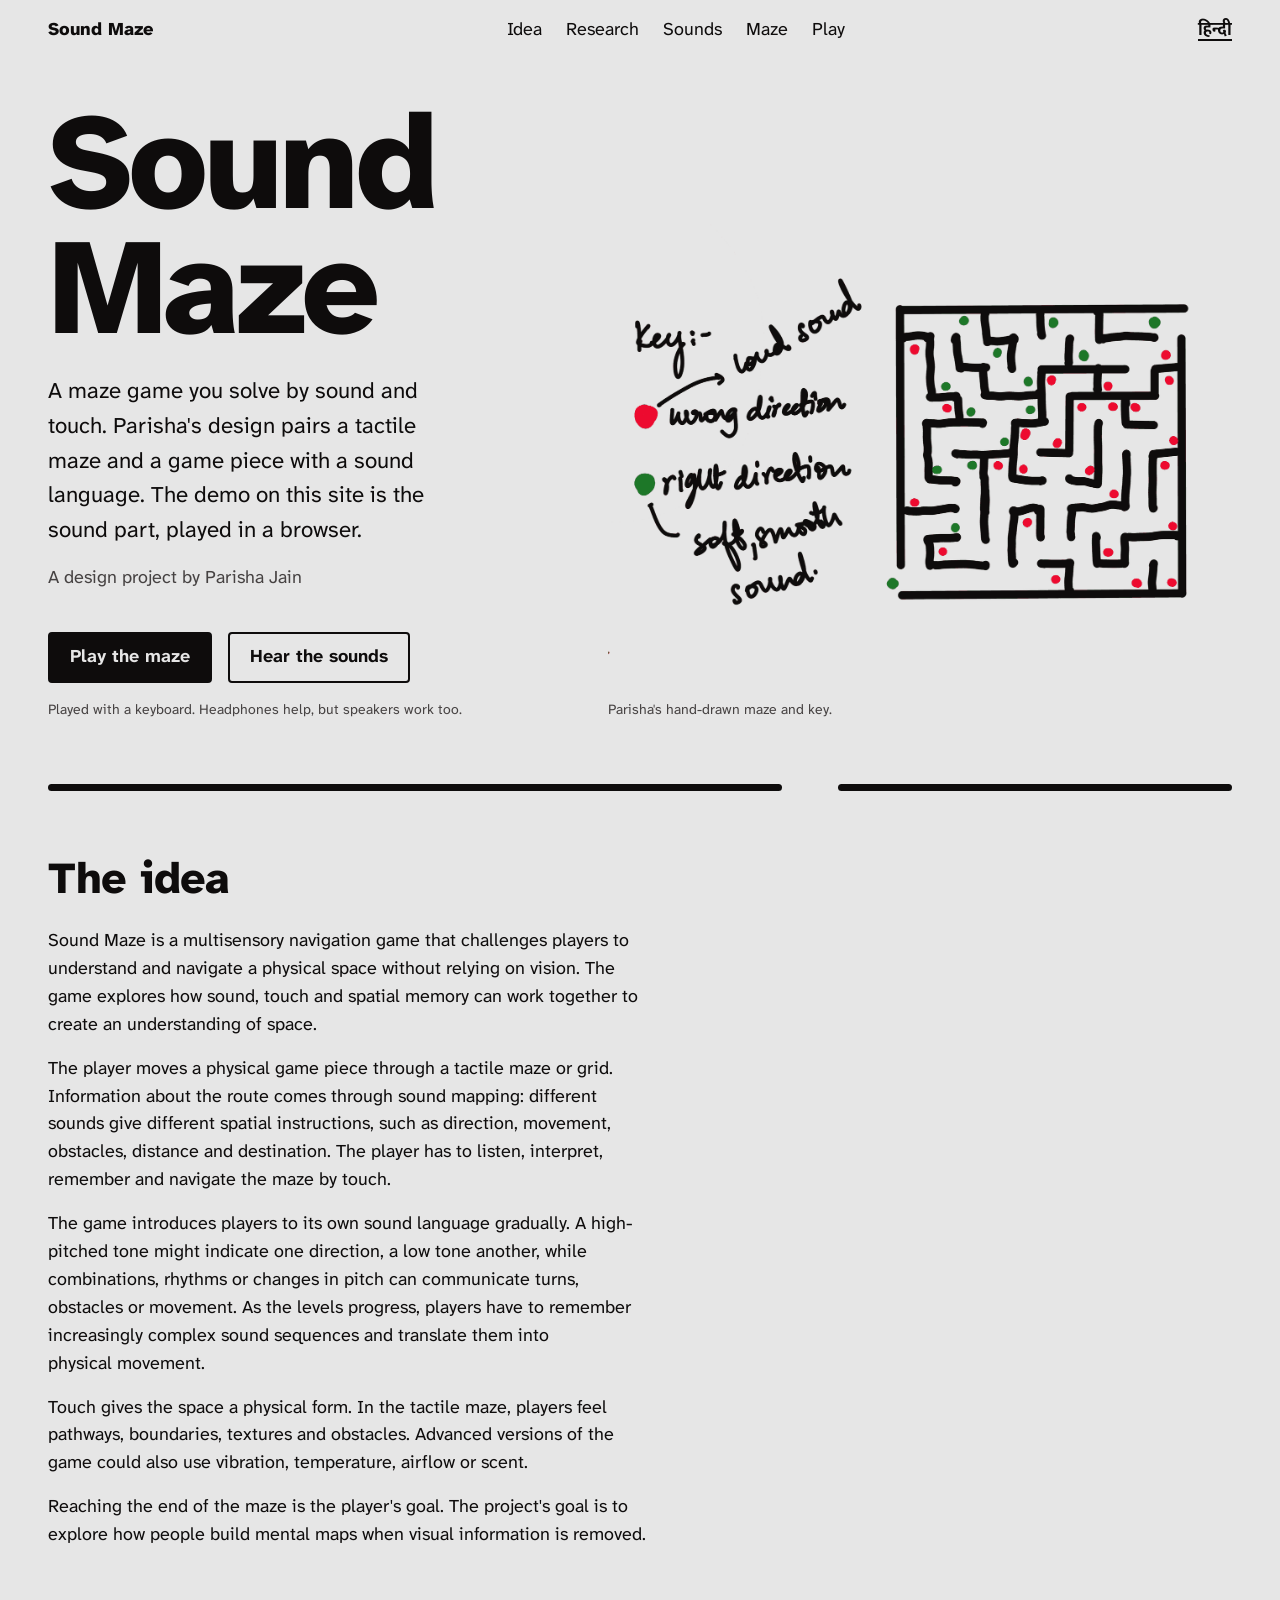
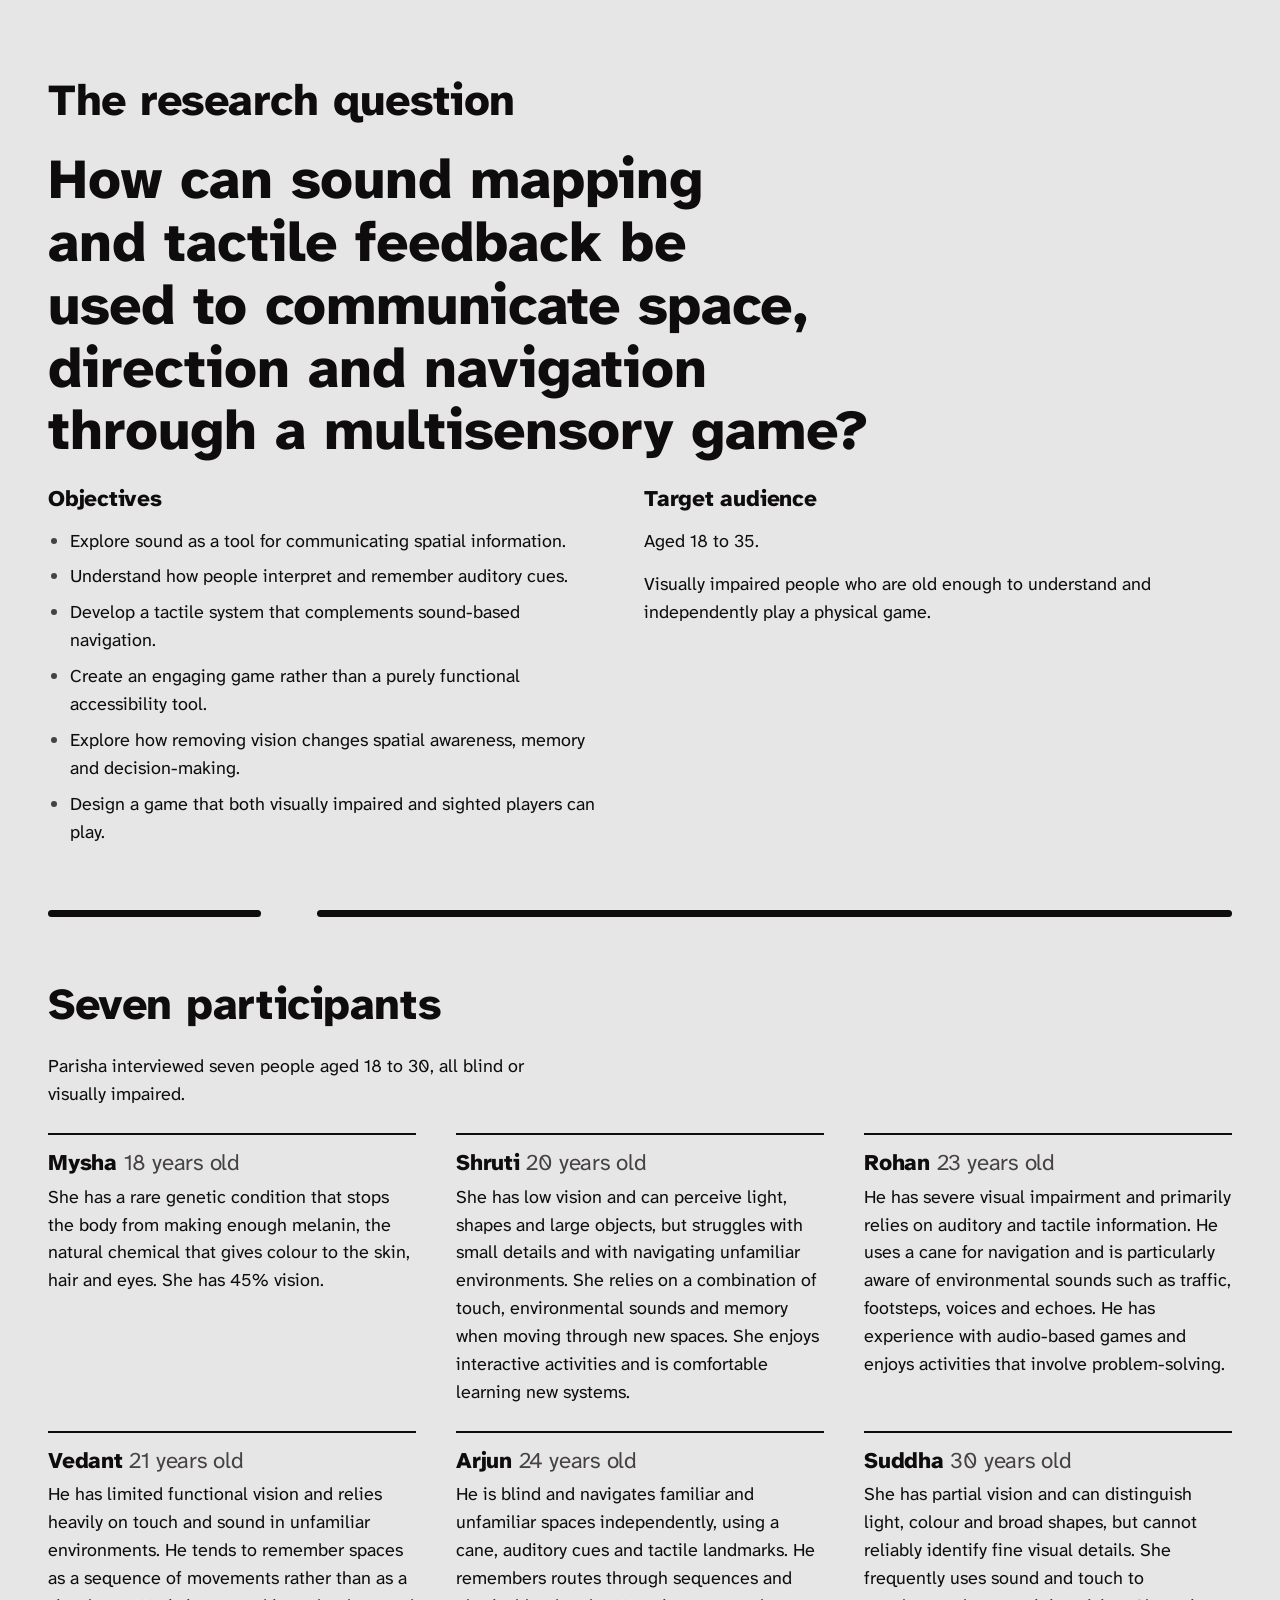
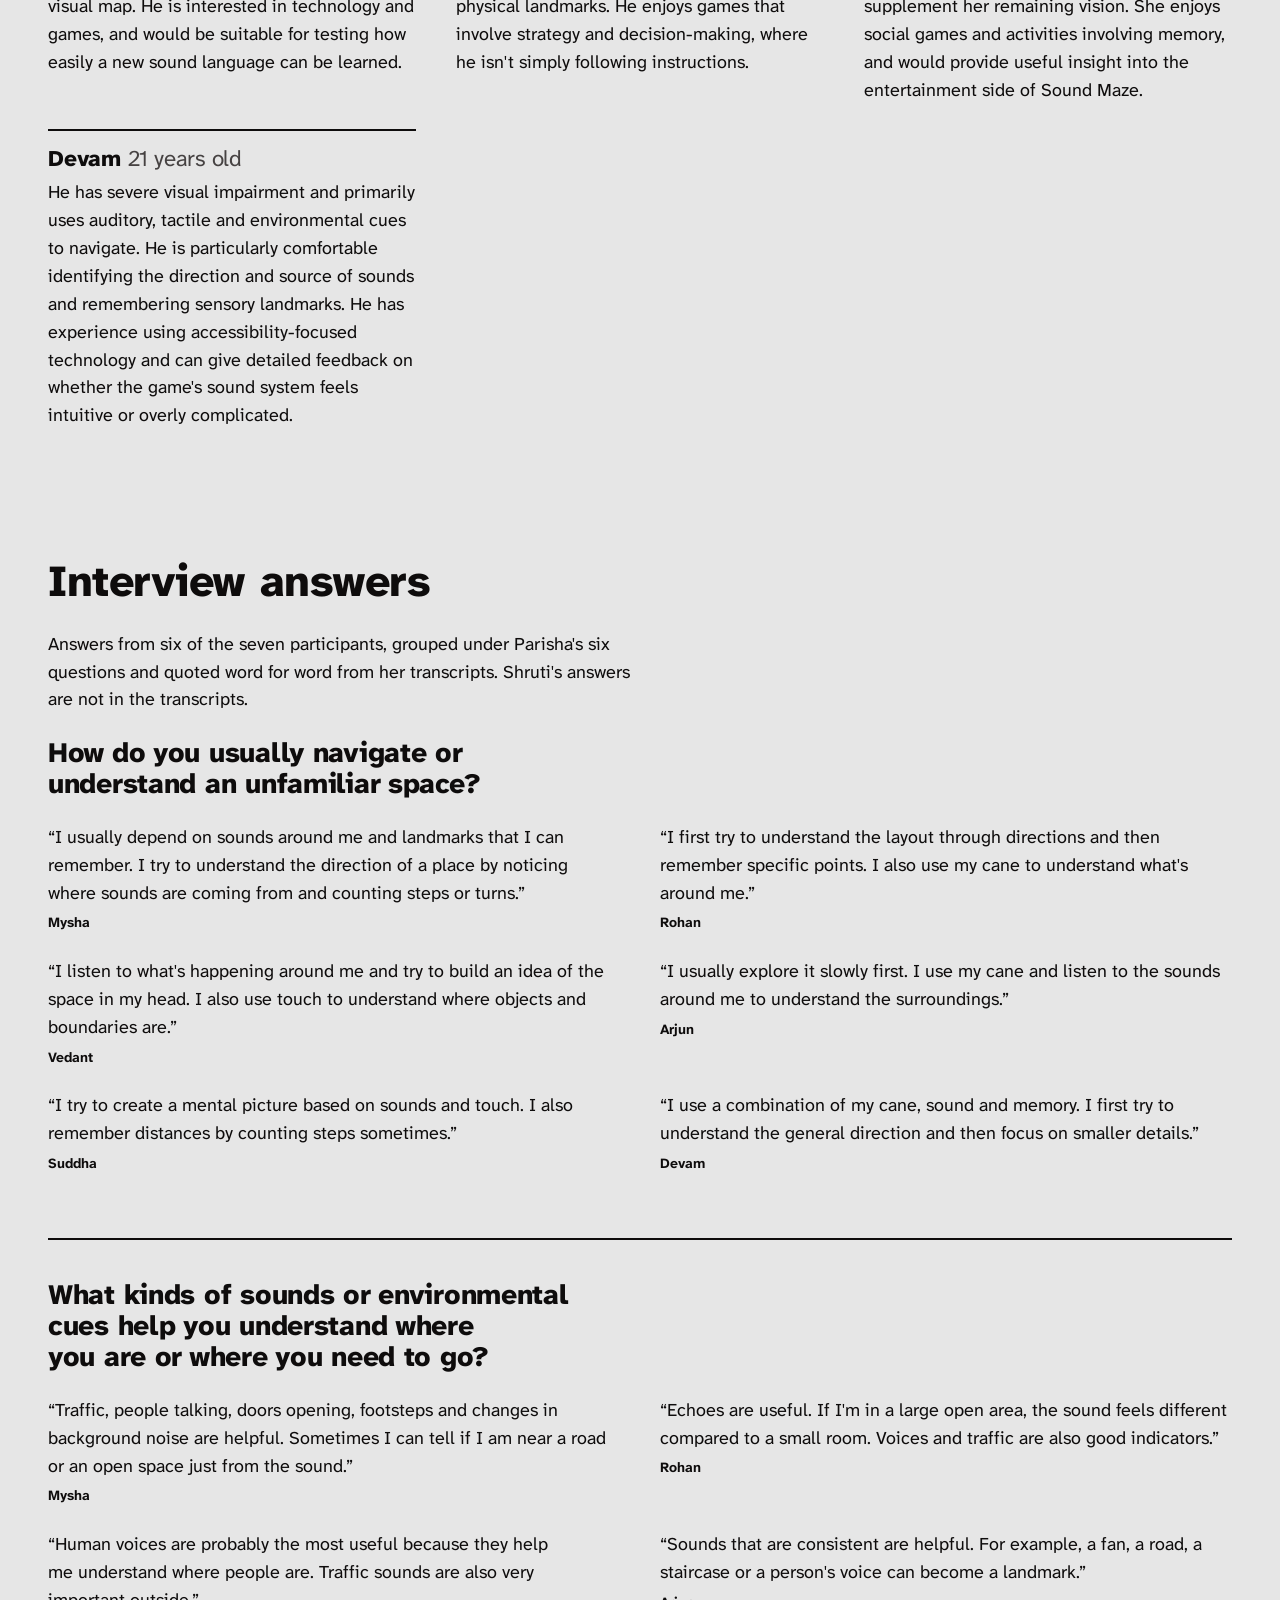
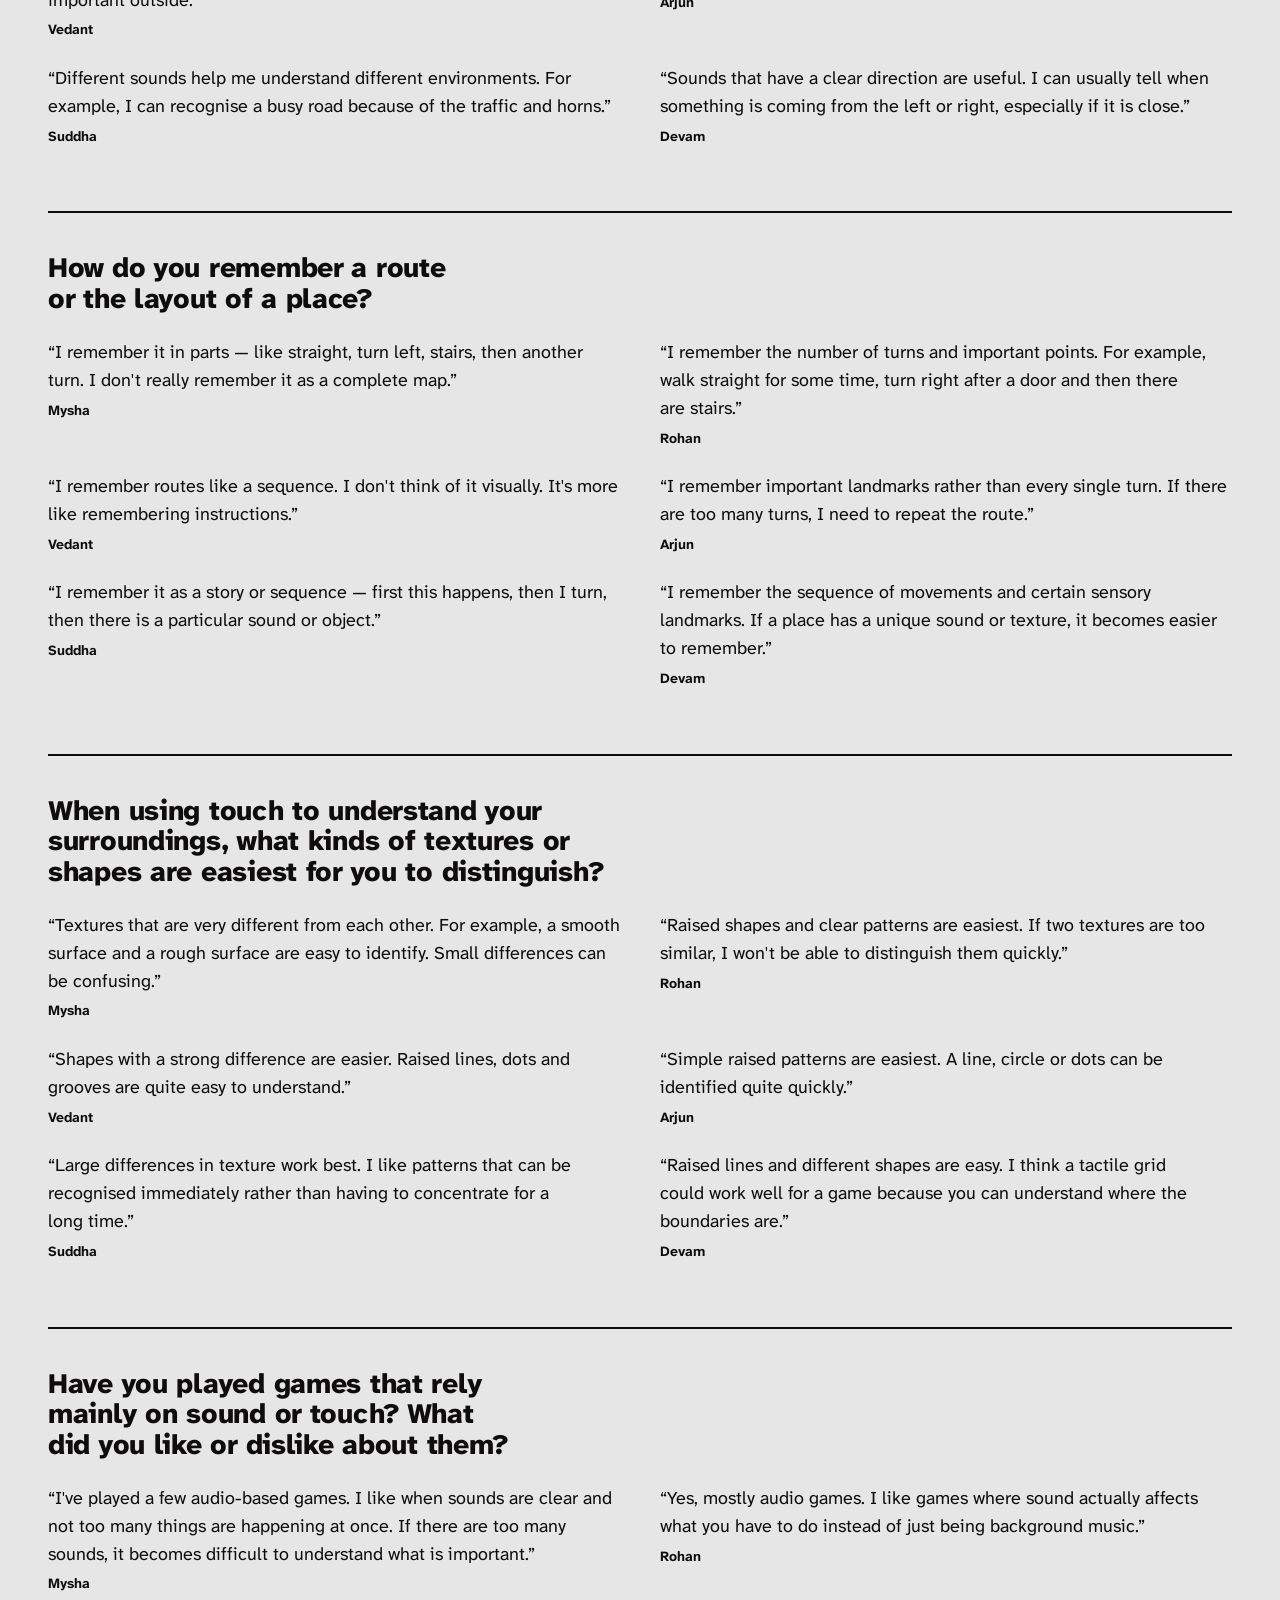
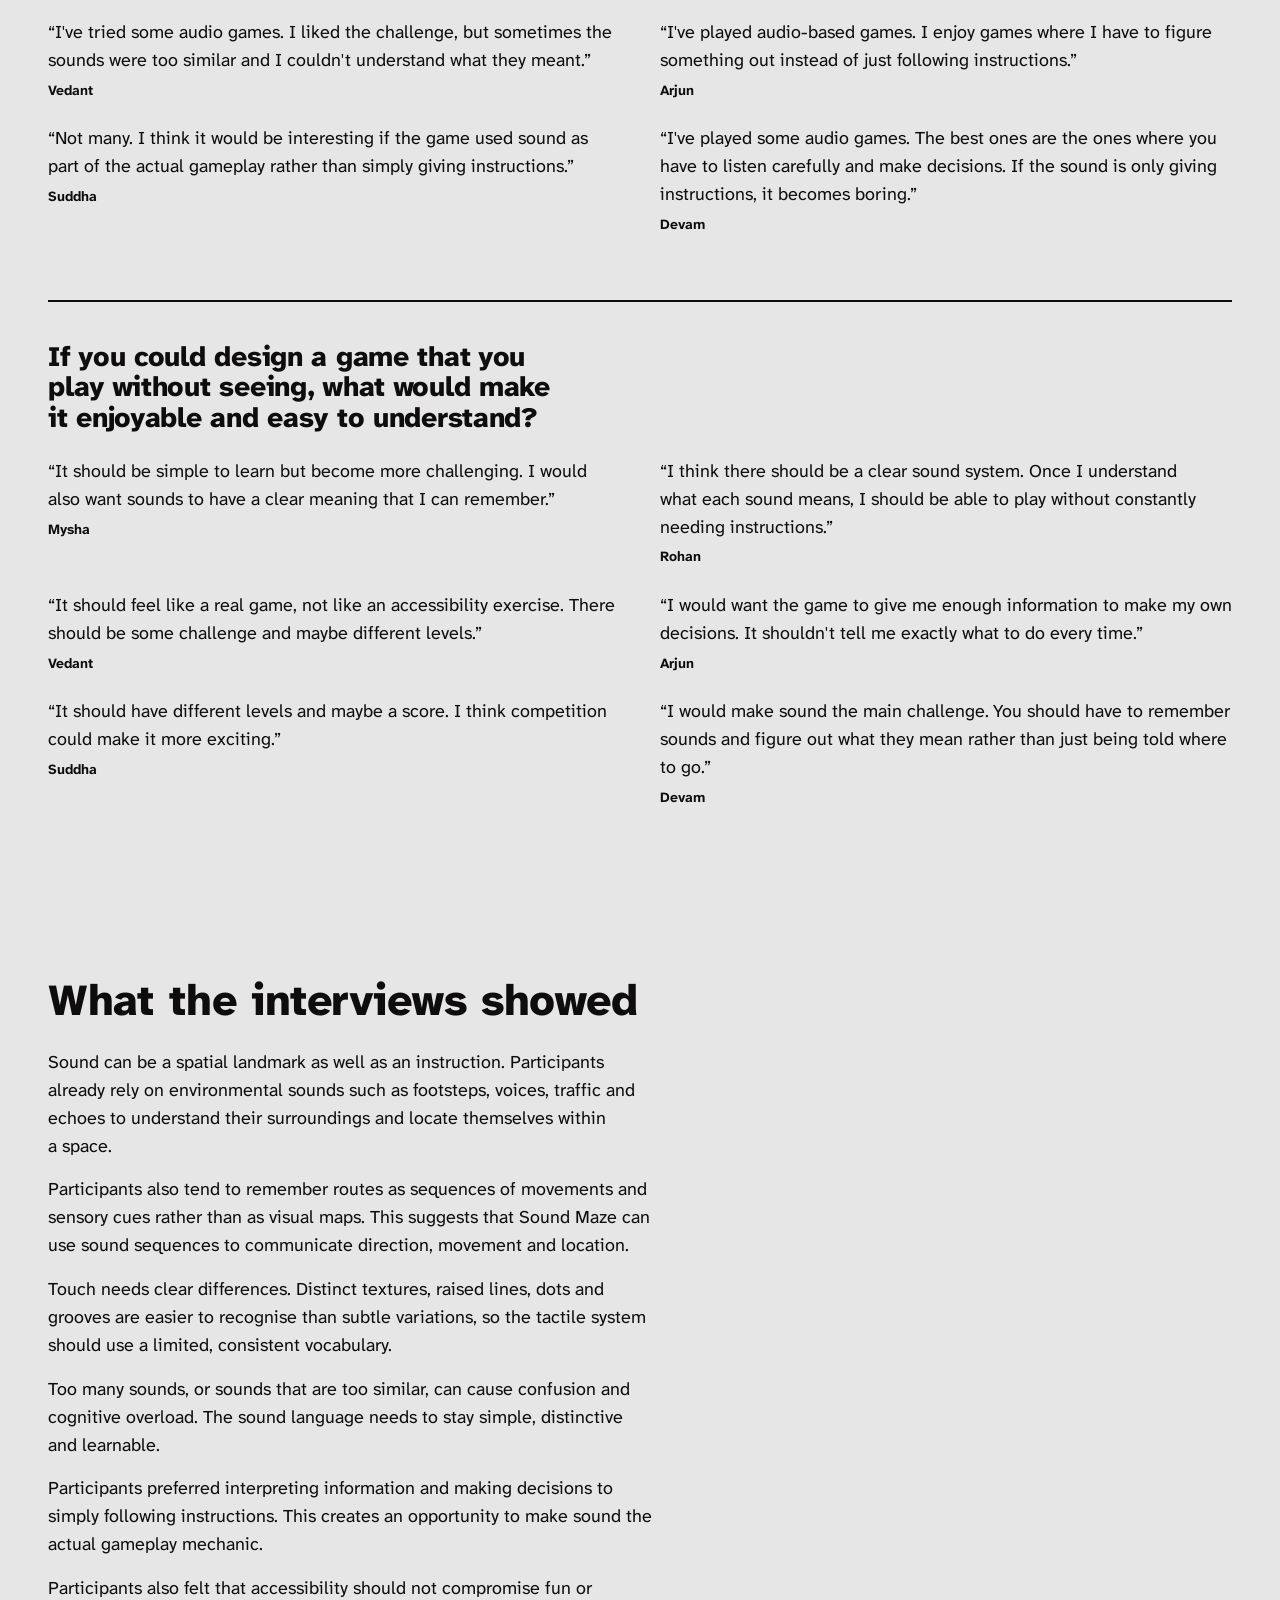
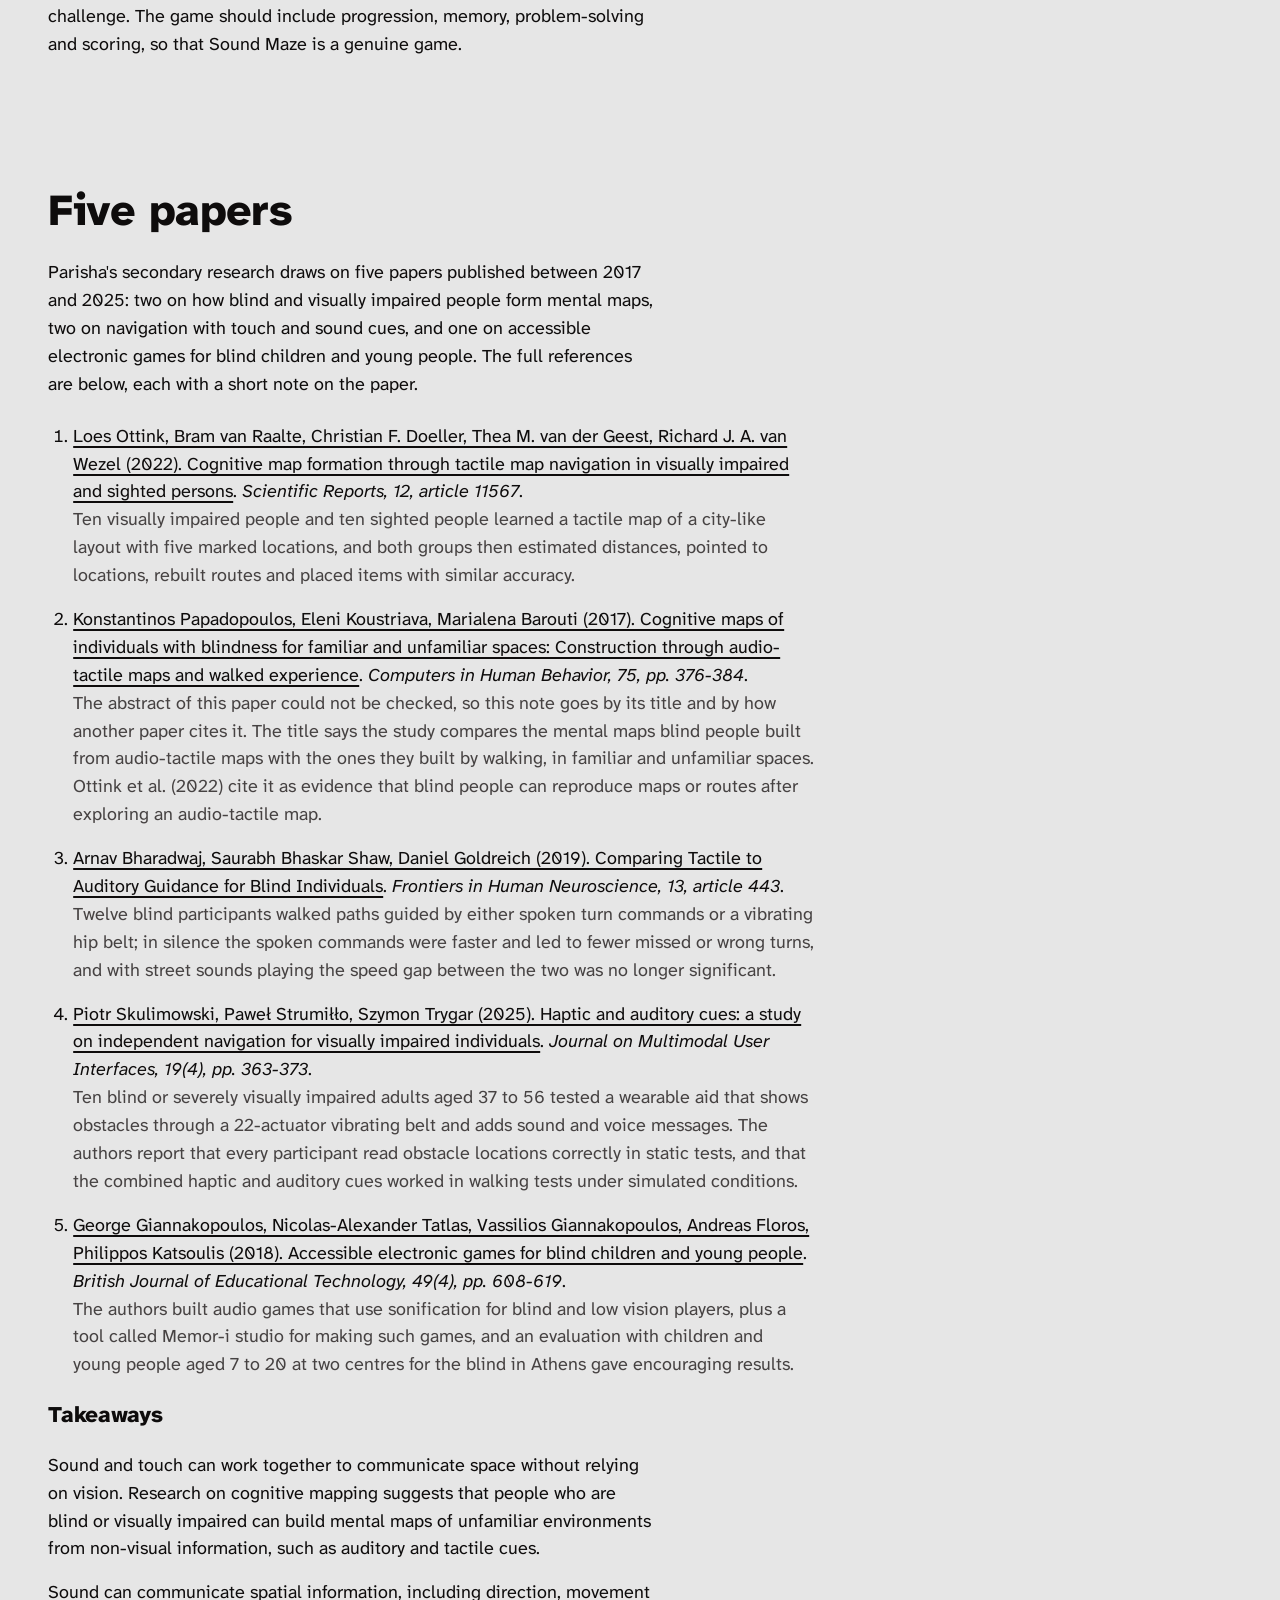
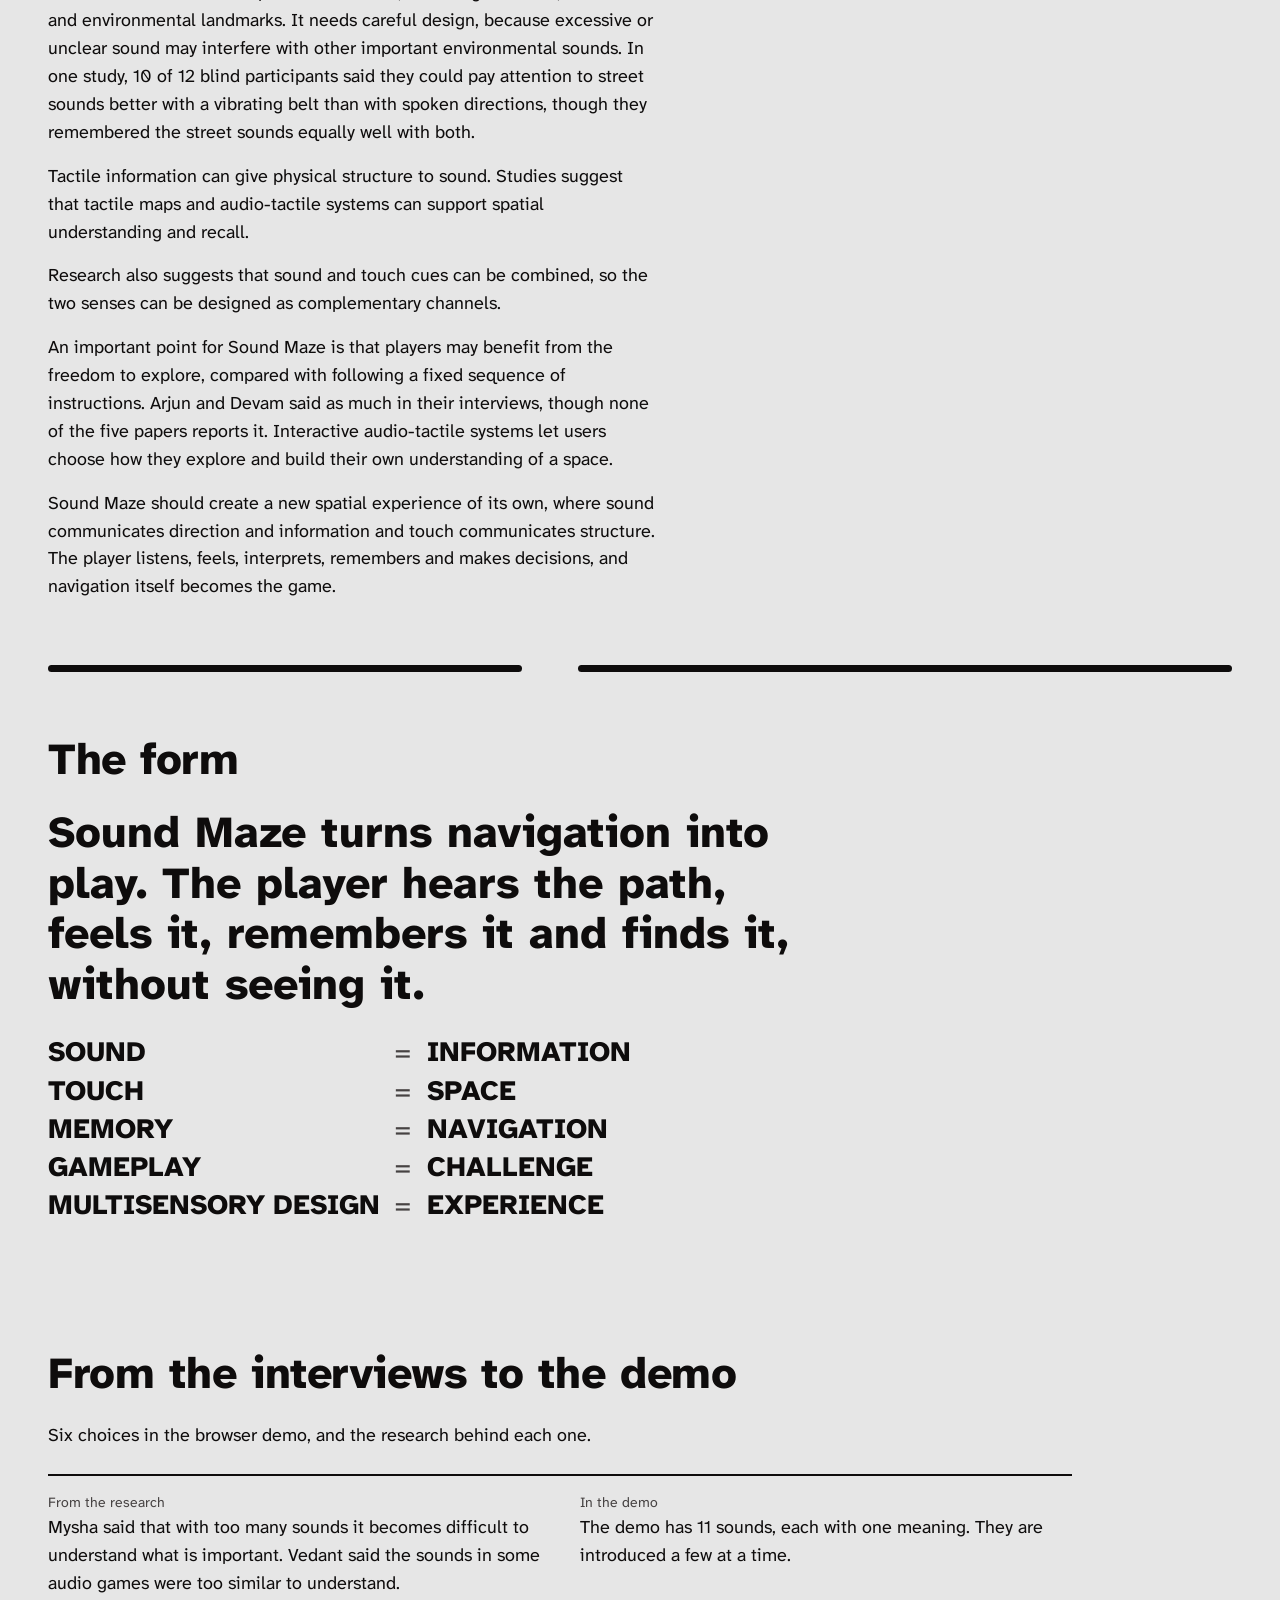
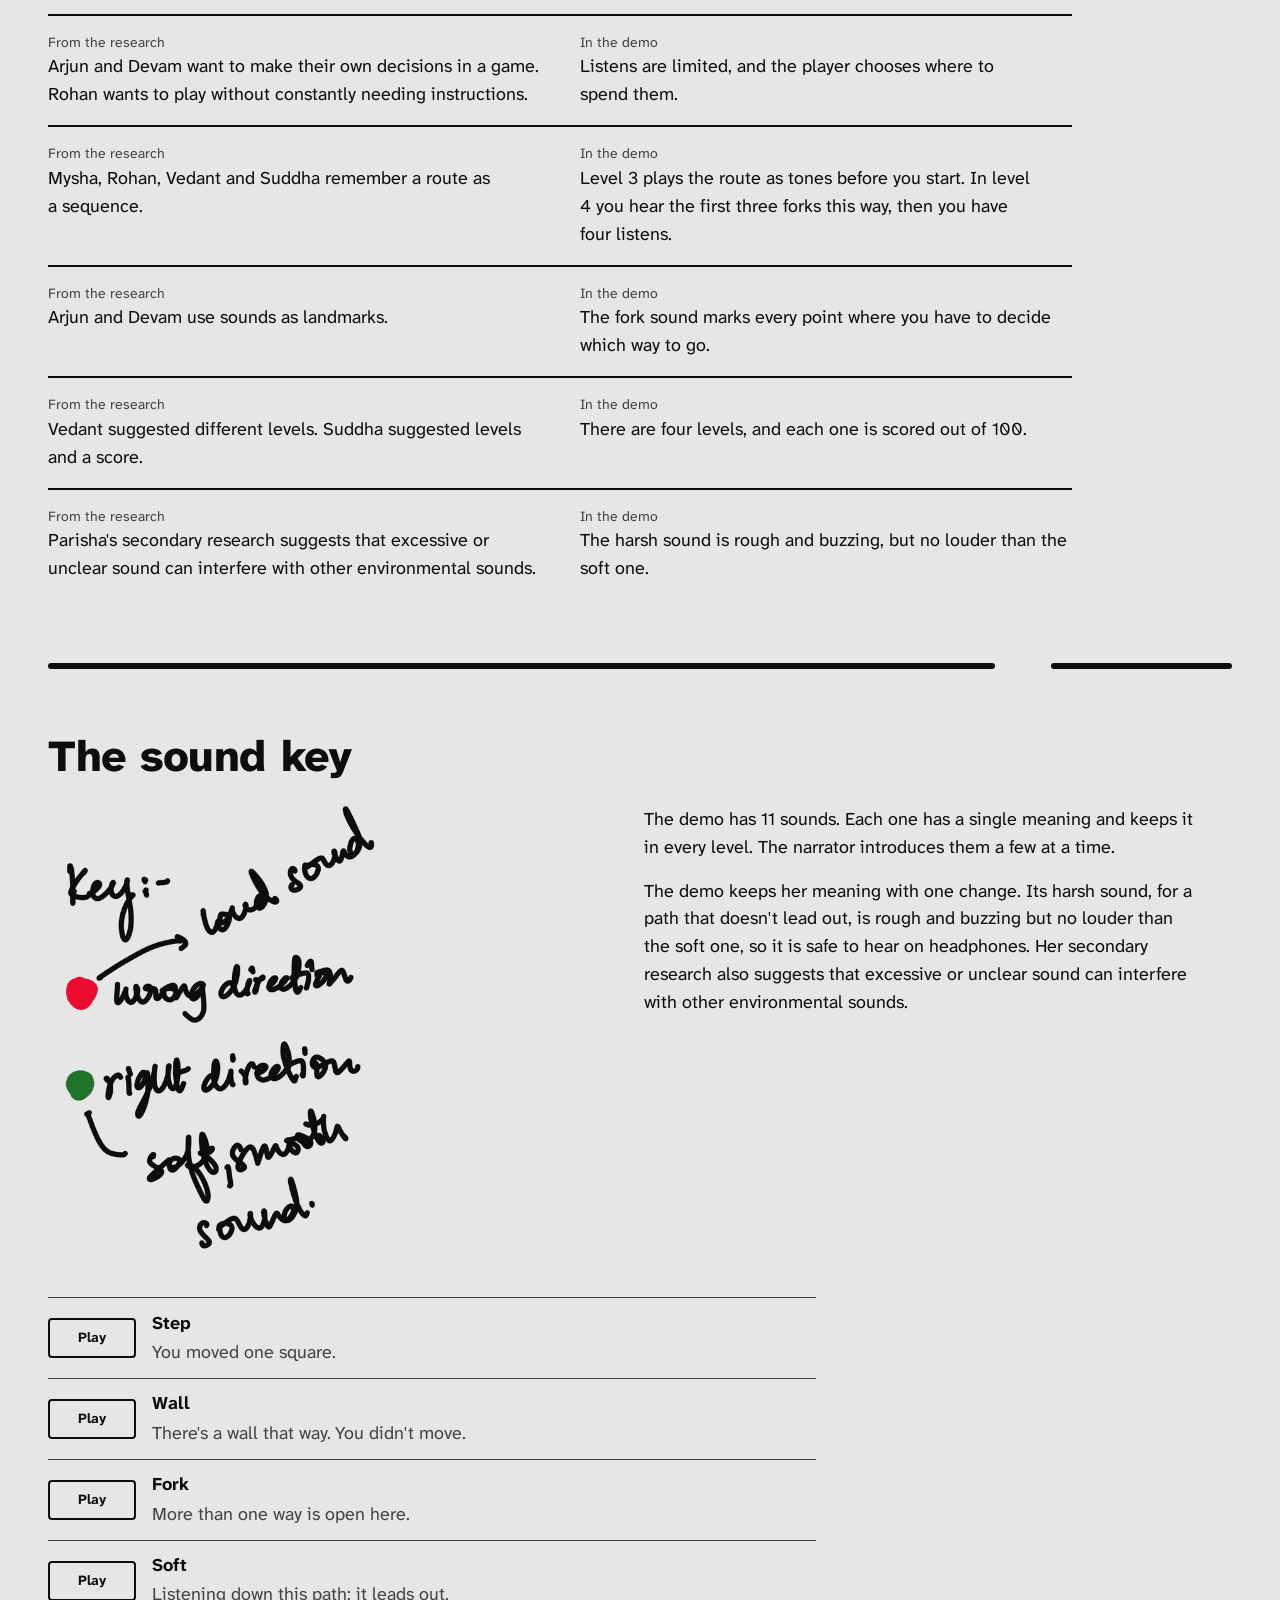
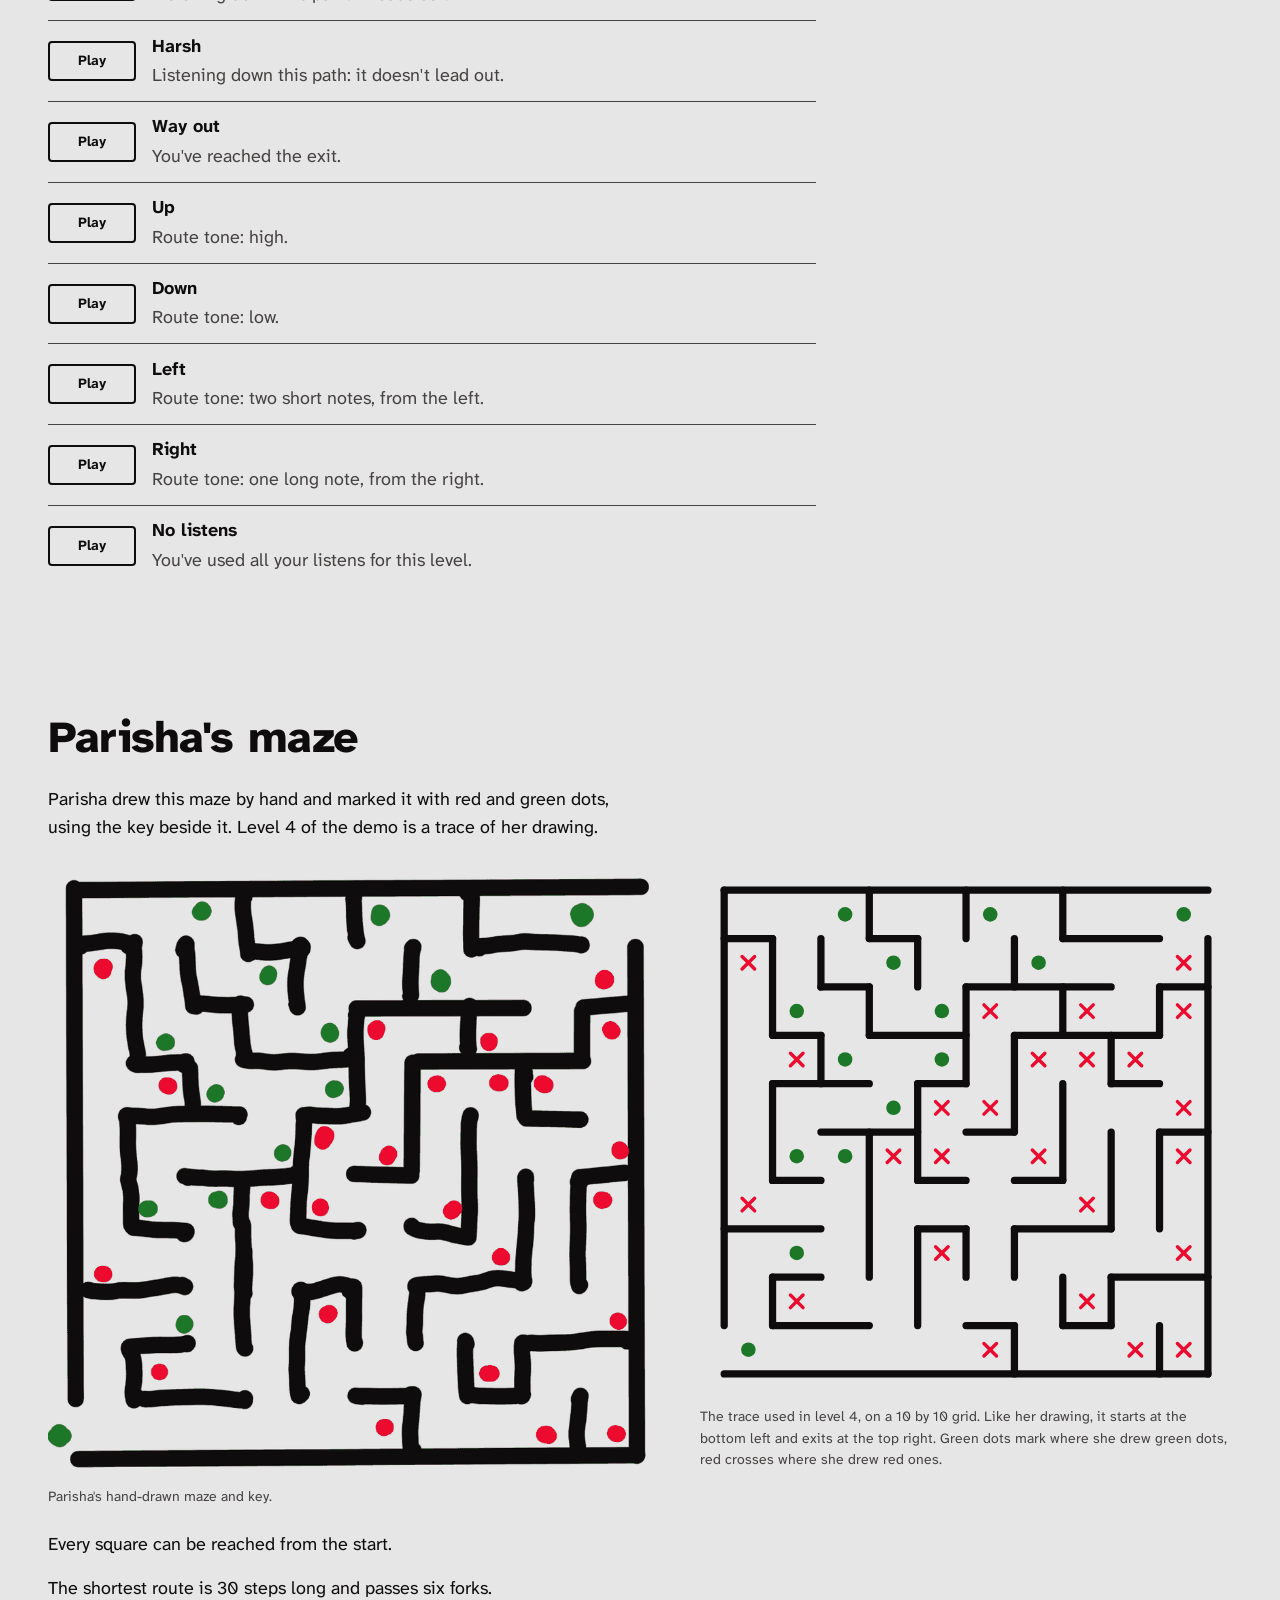
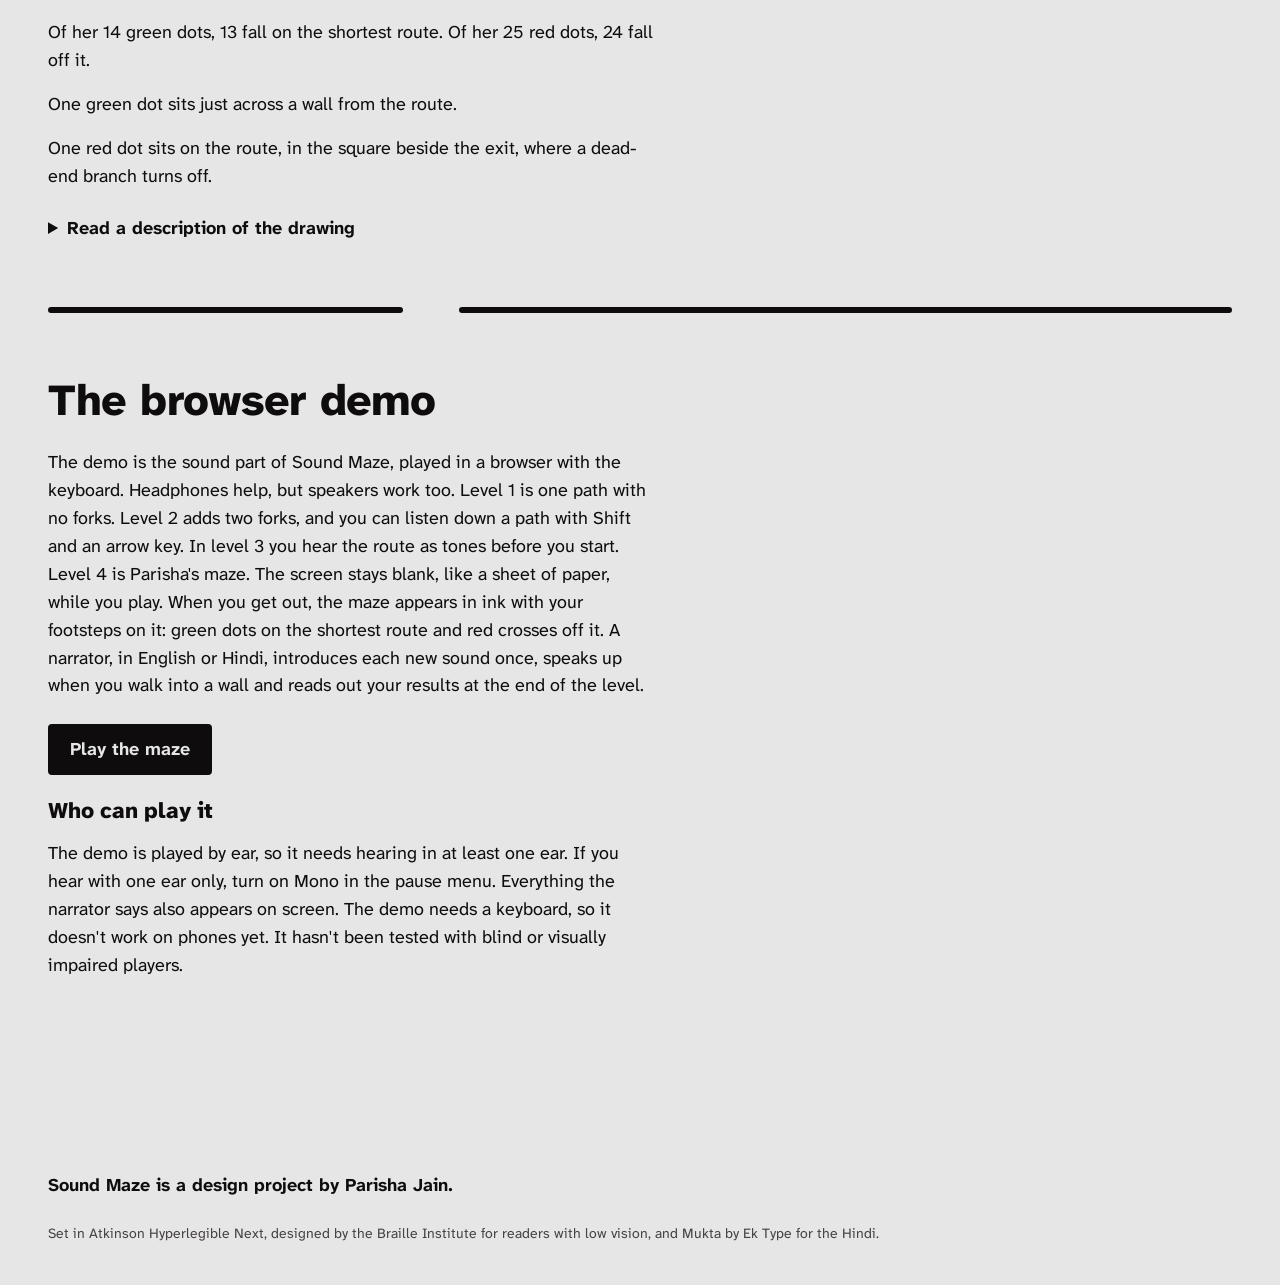
<file: index.html>
<!doctype html>
<html lang="en">
<head>
<meta charset="utf-8">
<meta name="viewport" content="width=device-width, initial-scale=1">
<title>Sound Maze by Parisha Jain</title>
<meta name="description" content="Sound Maze is a maze game played by sound and touch, designed by Parisha Jain. Read her research and play the four-level browser demo.">
<meta name="author" content="Parisha Jain">
<meta name="color-scheme" content="light dark">
<link rel="icon" href="img/icon.svg" type="image/svg+xml">
<link rel="preconnect" href="https://fonts.googleapis.com">
<link rel="preconnect" href="https://fonts.gstatic.com" crossorigin>
<link rel="stylesheet" href="https://fonts.googleapis.com/css2?family=Atkinson+Hyperlegible+Next:wght@400;700;800&amp;family=Mukta:wght@400;600;800&amp;display=swap" media="print" onload="this.media='all'">
<noscript><link rel="stylesheet" href="https://fonts.googleapis.com/css2?family=Atkinson+Hyperlegible+Next:wght@400;700;800&amp;family=Mukta:wght@400;600;800&amp;display=swap"></noscript>
<meta property="og:type" content="website">
<meta property="og:title" content="Sound Maze by Parisha Jain">
<meta property="og:description" content="Sound Maze is a maze game played by sound and touch, designed by Parisha Jain. Read her research and play the four-level browser demo.">
<meta property="og:locale" content="en_IN">
<meta name="twitter:card" content="summary_large_image">
<meta property="og:url" content="https://swayam89.github.io/sound-maze/">
<meta property="og:image" content="https://swayam89.github.io/sound-maze/img/og.png">
<meta property="og:image:alt" content="Parisha's hand-drawn square maze in thick black lines, with red and green dots inside and a handwritten key on the left.">
<link rel="stylesheet" href="css/style.css?v=4b7cf257">
<script type="importmap">{"imports":{"./js/maze.js":"./js/maze.js?v=e5c2ad19","./js/levels.js":"./js/levels.js?v=8637fc78","./js/audio.js":"./js/audio.js?v=1b7dc56c","./js/draw.js":"./js/draw.js?v=19b04712","./js/game.js":"./js/game.js?v=20189c57","./js/site.js":"./js/site.js?v=661138ca"}}</script>
<script type="module" src="js/site.js?v=661138ca"></script>
</head>
<body>
<a class="skip-link" href="#main">Skip to content</a>
<header class="site-header">
  <a class="site-name" href="./">Sound Maze</a>
  <nav class="site-nav" aria-label="Sections">
    <ul>
      <li><a href="#idea">Idea</a></li>
      <li><a href="#research">Research</a></li>
      <li><a href="#sounds">Sounds</a></li>
      <li><a href="#maze">Maze</a></li>
      <li><a href="play/">Play</a></li>
    </ul>
  </nav>
  <a class="lang-switch" href="hi/" lang="hi" hreflang="hi">हिन्दी</a>
</header>

<main id="main" class="page">
  <section class="hero" aria-labelledby="title">
    <div>
      <h1 id="title">Sound Maze</h1>
      <p class="lede">A maze game you solve by sound and touch. Parisha's design pairs a tactile maze and a game piece with a sound language. The demo on this site is the sound part, played in a browser.</p>
      <p class="byline">A design project by Parisha Jain</p>
      <p class="actions">
        <a class="button" href="play/">Play the maze</a>
        <a class="button button--line" href="#sounds">Hear the sounds</a>
        <span class="play-note">Played with a keyboard. Headphones help, but speakers work too.</span>
      </p>
    </div>
    <figure class="sketch">
      <img src="img/sketch.png" width="1600" height="1131" alt="Parisha's hand-drawn square maze in thick black lines, with red and green dots inside and a handwritten key on the left. A full description follows.">
      <figcaption>Parisha's hand-drawn maze and key.</figcaption>
    </figure>
  </section>

  <hr class="wall" style="--gap: 62%">

  <section class="section" id="idea" aria-labelledby="idea-heading">
    <h2 id="idea-heading">The idea</h2>
    <div class="prose"><p>Sound Maze is a multisensory navigation game that challenges players to understand and navigate a physical space without relying on vision. The game explores how sound, touch and spatial memory can work together to create an understanding of space.</p>
<p>The player moves a physical game piece through a tactile maze or grid. Information about the route comes through sound mapping: different sounds give different spatial instructions, such as direction, movement, obstacles, distance and destination. The player has to listen, interpret, remember and navigate the maze by touch.</p>
<p>The game introduces players to its own sound language gradually. A high-pitched tone might indicate one direction, a low tone another, while combinations, rhythms or changes in pitch can communicate turns, obstacles or movement. As the levels progress, players have to remember increasingly complex sound sequences and translate them into physical movement.</p>
<p>Touch gives the space a physical form. In the tactile maze, players feel pathways, boundaries, textures and obstacles. Advanced versions of the game could also use vibration, temperature, airflow or scent.</p>
<p>Reaching the end of the maze is the player's goal. The project's goal is to explore how people build mental maps when visual information is removed.</p></div>
  </section>

  <section class="section" aria-labelledby="question-heading">
    <h2 id="question-heading">The research question</h2>
    <p class="question-text">How can sound mapping and tactile feedback be used to communicate space, direction and navigation through a multisensory game?</p>
    <div class="columns">
      <div class="prose">
        <h3 class="subheading">Objectives</h3>
        <ul class="plain-list"><li>Explore sound as a tool for communicating spatial information.</li><li>Understand how people interpret and remember auditory cues.</li><li>Develop a tactile system that complements sound-based navigation.</li><li>Create an engaging game rather than a purely functional accessibility tool.</li><li>Explore how removing vision changes spatial awareness, memory and decision-making.</li><li>Design a game that both visually impaired and sighted players can play.</li></ul>
      </div>
      <div class="prose">
        <h3 class="subheading">Target audience</h3>
        <p>Aged 18 to 35.</p>
<p>Visually impaired people who are old enough to understand and independently play a physical game.</p>
      </div>
    </div>
  </section>

  <hr class="wall" style="--gap: 18%">

  <section class="section" id="research" aria-labelledby="people-heading">
    <h2 id="people-heading">Seven participants</h2>
    <div class="prose"><p>Parisha interviewed seven people aged 18 to 30, all blind or visually impaired.</p></div>
    <ul class="people">
      <li class="person"><h3>Mysha <span class="age">18 years old</span></h3><p>She has a rare genetic condition that stops the body from making enough melanin, the natural chemical that gives colour to the skin, hair and eyes. She has 45% vision.</p></li>
      <li class="person"><h3>Shruti <span class="age">20 years old</span></h3><p>She has low vision and can perceive light, shapes and large objects, but struggles with small details and with navigating unfamiliar environments. She relies on a combination of touch, environmental sounds and memory when moving through new spaces. She enjoys interactive activities and is comfortable learning new systems.</p></li>
      <li class="person"><h3>Rohan <span class="age">23 years old</span></h3><p>He has severe visual impairment and primarily relies on auditory and tactile information. He uses a cane for navigation and is particularly aware of environmental sounds such as traffic, footsteps, voices and echoes. He has experience with audio-based games and enjoys activities that involve problem-solving.</p></li>
      <li class="person"><h3>Vedant <span class="age">21 years old</span></h3><p>He has limited functional vision and relies heavily on touch and sound in unfamiliar environments. He tends to remember spaces as a sequence of movements rather than as a visual map. He is interested in technology and games, and would be suitable for testing how easily a new sound language can be learned.</p></li>
      <li class="person"><h3>Arjun <span class="age">24 years old</span></h3><p>He is blind and navigates familiar and unfamiliar spaces independently, using a cane, auditory cues and tactile landmarks. He remembers routes through sequences and physical landmarks. He enjoys games that involve strategy and decision-making, where he isn't simply following instructions.</p></li>
      <li class="person"><h3>Suddha <span class="age">30 years old</span></h3><p>She has partial vision and can distinguish light, colour and broad shapes, but cannot reliably identify fine visual details. She frequently uses sound and touch to supplement her remaining vision. She enjoys social games and activities involving memory, and would provide useful insight into the entertainment side of Sound Maze.</p></li>
      <li class="person"><h3>Devam <span class="age">21 years old</span></h3><p>He has severe visual impairment and primarily uses auditory, tactile and environmental cues to navigate. He is particularly comfortable identifying the direction and source of sounds and remembering sensory landmarks. He has experience using accessibility-focused technology and can give detailed feedback on whether the game's sound system feels intuitive or overly complicated.</p></li>
    </ul>
  </section>

  <section class="section" aria-labelledby="interviews-heading">
    <h2 id="interviews-heading">Interview answers</h2>
    <div class="prose"><p>Answers from six of the seven participants, grouped under Parisha's six questions and quoted word for word from her transcripts. Shruti's answers are not in the transcripts.</p></div>
    <section class="interview">
      <h3>How do you usually navigate or understand an unfamiliar space?</h3>
      <ul class="answers">
        <li><blockquote><p>I usually depend on sounds around me and landmarks that I can remember. I try to understand the direction of a place by noticing where sounds are coming from and counting steps or turns.</p></blockquote><p class="who">Mysha</p></li>
        <li><blockquote><p>I first try to understand the layout through directions and then remember specific points. I also use my cane to understand what's around me.</p></blockquote><p class="who">Rohan</p></li>
        <li><blockquote><p>I listen to what's happening around me and try to build an idea of the space in my head. I also use touch to understand where objects and boundaries are.</p></blockquote><p class="who">Vedant</p></li>
        <li><blockquote><p>I usually explore it slowly first. I use my cane and listen to the sounds around me to understand the surroundings.</p></blockquote><p class="who">Arjun</p></li>
        <li><blockquote><p>I try to create a mental picture based on sounds and touch. I also remember distances by counting steps sometimes.</p></blockquote><p class="who">Suddha</p></li>
        <li><blockquote><p>I use a combination of my cane, sound and memory. I first try to understand the general direction and then focus on smaller details.</p></blockquote><p class="who">Devam</p></li>
      </ul>
    </section>
    <section class="interview">
      <h3>What kinds of sounds or environmental cues help you understand where you are or where you need to go?</h3>
      <ul class="answers">
        <li><blockquote><p>Traffic, people talking, doors opening, footsteps and changes in background noise are helpful. Sometimes I can tell if I am near a road or an open space just from the sound.</p></blockquote><p class="who">Mysha</p></li>
        <li><blockquote><p>Echoes are useful. If I'm in a large open area, the sound feels different compared to a small room. Voices and traffic are also good indicators.</p></blockquote><p class="who">Rohan</p></li>
        <li><blockquote><p>Human voices are probably the most useful because they help me understand where people are. Traffic sounds are also very important outside.</p></blockquote><p class="who">Vedant</p></li>
        <li><blockquote><p>Sounds that are consistent are helpful. For example, a fan, a road, a staircase or a person's voice can become a landmark.</p></blockquote><p class="who">Arjun</p></li>
        <li><blockquote><p>Different sounds help me understand different environments. For example, I can recognise a busy road because of the traffic and horns.</p></blockquote><p class="who">Suddha</p></li>
        <li><blockquote><p>Sounds that have a clear direction are useful. I can usually tell when something is coming from the left or right, especially if it is close.</p></blockquote><p class="who">Devam</p></li>
      </ul>
    </section>
    <section class="interview">
      <h3>How do you remember a route or the layout of a place?</h3>
      <ul class="answers">
        <li><blockquote><p>I remember it in parts — like straight, turn left, stairs, then another turn. I don't really remember it as a complete map.</p></blockquote><p class="who">Mysha</p></li>
        <li><blockquote><p>I remember the number of turns and important points. For example, walk straight for some time, turn right after a door and then there are stairs.</p></blockquote><p class="who">Rohan</p></li>
        <li><blockquote><p>I remember routes like a sequence. I don't think of it visually. It's more like remembering instructions.</p></blockquote><p class="who">Vedant</p></li>
        <li><blockquote><p>I remember important landmarks rather than every single turn. If there are too many turns, I need to repeat the route.</p></blockquote><p class="who">Arjun</p></li>
        <li><blockquote><p>I remember it as a story or sequence — first this happens, then I turn, then there is a particular sound or object.</p></blockquote><p class="who">Suddha</p></li>
        <li><blockquote><p>I remember the sequence of movements and certain sensory landmarks. If a place has a unique sound or texture, it becomes easier to remember.</p></blockquote><p class="who">Devam</p></li>
      </ul>
    </section>
    <section class="interview">
      <h3>When using touch to understand your surroundings, what kinds of textures or shapes are easiest for you to distinguish?</h3>
      <ul class="answers">
        <li><blockquote><p>Textures that are very different from each other. For example, a smooth surface and a rough surface are easy to identify. Small differences can be confusing.</p></blockquote><p class="who">Mysha</p></li>
        <li><blockquote><p>Raised shapes and clear patterns are easiest. If two textures are too similar, I won't be able to distinguish them quickly.</p></blockquote><p class="who">Rohan</p></li>
        <li><blockquote><p>Shapes with a strong difference are easier. Raised lines, dots and grooves are quite easy to understand.</p></blockquote><p class="who">Vedant</p></li>
        <li><blockquote><p>Simple raised patterns are easiest. A line, circle or dots can be identified quite quickly.</p></blockquote><p class="who">Arjun</p></li>
        <li><blockquote><p>Large differences in texture work best. I like patterns that can be recognised immediately rather than having to concentrate for a long time.</p></blockquote><p class="who">Suddha</p></li>
        <li><blockquote><p>Raised lines and different shapes are easy. I think a tactile grid could work well for a game because you can understand where the boundaries are.</p></blockquote><p class="who">Devam</p></li>
      </ul>
    </section>
    <section class="interview">
      <h3>Have you played games that rely mainly on sound or touch? What did you like or dislike about them?</h3>
      <ul class="answers">
        <li><blockquote><p>I've played a few audio-based games. I like when sounds are clear and not too many things are happening at once. If there are too many sounds, it becomes difficult to understand what is important.</p></blockquote><p class="who">Mysha</p></li>
        <li><blockquote><p>Yes, mostly audio games. I like games where sound actually affects what you have to do instead of just being background music.</p></blockquote><p class="who">Rohan</p></li>
        <li><blockquote><p>I've tried some audio games. I liked the challenge, but sometimes the sounds were too similar and I couldn't understand what they meant.</p></blockquote><p class="who">Vedant</p></li>
        <li><blockquote><p>I've played audio-based games. I enjoy games where I have to figure something out instead of just following instructions.</p></blockquote><p class="who">Arjun</p></li>
        <li><blockquote><p>Not many. I think it would be interesting if the game used sound as part of the actual gameplay rather than simply giving instructions.</p></blockquote><p class="who">Suddha</p></li>
        <li><blockquote><p>I've played some audio games. The best ones are the ones where you have to listen carefully and make decisions. If the sound is only giving instructions, it becomes boring.</p></blockquote><p class="who">Devam</p></li>
      </ul>
    </section>
    <section class="interview">
      <h3>If you could design a game that you play without seeing, what would make it enjoyable and easy to understand?</h3>
      <ul class="answers">
        <li><blockquote><p>It should be simple to learn but become more challenging. I would also want sounds to have a clear meaning that I can remember.</p></blockquote><p class="who">Mysha</p></li>
        <li><blockquote><p>I think there should be a clear sound system. Once I understand what each sound means, I should be able to play without constantly needing instructions.</p></blockquote><p class="who">Rohan</p></li>
        <li><blockquote><p>It should feel like a real game, not like an accessibility exercise. There should be some challenge and maybe different levels.</p></blockquote><p class="who">Vedant</p></li>
        <li><blockquote><p>I would want the game to give me enough information to make my own decisions. It shouldn't tell me exactly what to do every time.</p></blockquote><p class="who">Arjun</p></li>
        <li><blockquote><p>It should have different levels and maybe a score. I think competition could make it more exciting.</p></blockquote><p class="who">Suddha</p></li>
        <li><blockquote><p>I would make sound the main challenge. You should have to remember sounds and figure out what they mean rather than just being told where to go.</p></blockquote><p class="who">Devam</p></li>
      </ul>
    </section>
  </section>

  <section class="section" aria-labelledby="insights-heading">
    <h2 id="insights-heading">What the interviews showed</h2>
    <div class="prose"><p>Sound can be a spatial landmark as well as an instruction. Participants already rely on environmental sounds such as footsteps, voices, traffic and echoes to understand their surroundings and locate themselves within a space.</p>
<p>Participants also tend to remember routes as sequences of movements and sensory cues rather than as visual maps. This suggests that Sound Maze can use sound sequences to communicate direction, movement and location.</p>
<p>Touch needs clear differences. Distinct textures, raised lines, dots and grooves are easier to recognise than subtle variations, so the tactile system should use a limited, consistent vocabulary.</p>
<p>Too many sounds, or sounds that are too similar, can cause confusion and cognitive overload. The sound language needs to stay simple, distinctive and learnable.</p>
<p>Participants preferred interpreting information and making decisions to simply following instructions. This creates an opportunity to make sound the actual gameplay mechanic.</p>
<p>Participants also felt that accessibility should not compromise fun or challenge. The game should include progression, memory, problem-solving and scoring, so that Sound Maze is a genuine game.</p></div>
  </section>

  <section class="section" aria-labelledby="secondary-heading">
    <h2 id="secondary-heading">Five papers</h2>
    <div class="prose"><p>Parisha's secondary research draws on five papers published between 2017 and 2025: two on how blind and visually impaired people form mental maps, two on navigation with touch and sound cues, and one on accessible electronic games for blind children and young people. The full references are below, each with a short note on the paper.</p></div>
    <ol class="sources">
      <li><span><a href="https://doi.org/10.1038/s41598-022-15858-4" hreflang="en">Loes Ottink, Bram van Raalte, Christian F. Doeller, Thea M. van der Geest, Richard J. A. van Wezel (2022). Cognitive map formation through tactile map navigation in visually impaired and sighted persons</a>. <i>Scientific Reports, 12, article 11567</i>.</span><span class="finding">Ten visually impaired people and ten sighted people learned a tactile map of a city-like layout with five marked locations, and both groups then estimated distances, pointed to locations, rebuilt routes and placed items with similar accuracy.</span></li>
      <li><span><a href="https://doi.org/10.1016/j.chb.2017.04.057" hreflang="en">Konstantinos Papadopoulos, Eleni Koustriava, Marialena Barouti (2017). Cognitive maps of individuals with blindness for familiar and unfamiliar spaces: Construction through audio-tactile maps and walked experience</a>. <i>Computers in Human Behavior, 75, pp. 376-384</i>.</span><span class="finding">The abstract of this paper could not be checked, so this note goes by its title and by how another paper cites it. The title says the study compares the mental maps blind people built from audio-tactile maps with the ones they built by walking, in familiar and unfamiliar spaces. Ottink et al. (2022) cite it as evidence that blind people can reproduce maps or routes after exploring an audio-tactile map.</span></li>
      <li><span><a href="https://doi.org/10.3389/fnhum.2019.00443" hreflang="en">Arnav Bharadwaj, Saurabh Bhaskar Shaw, Daniel Goldreich (2019). Comparing Tactile to Auditory Guidance for Blind Individuals</a>. <i>Frontiers in Human Neuroscience, 13, article 443</i>.</span><span class="finding">Twelve blind participants walked paths guided by either spoken turn commands or a vibrating hip belt; in silence the spoken commands were faster and led to fewer missed or wrong turns, and with street sounds playing the speed gap between the two was no longer significant.</span></li>
      <li><span><a href="https://doi.org/10.1007/s12193-025-00463-2" hreflang="en">Piotr Skulimowski, Paweł Strumiłło, Szymon Trygar (2025). Haptic and auditory cues: a study on independent navigation for visually impaired individuals</a>. <i>Journal on Multimodal User Interfaces, 19(4), pp. 363-373</i>.</span><span class="finding">Ten blind or severely visually impaired adults aged 37 to 56 tested a wearable aid that shows obstacles through a 22-actuator vibrating belt and adds sound and voice messages. The authors report that every participant read obstacle locations correctly in static tests, and that the combined haptic and auditory cues worked in walking tests under simulated conditions.</span></li>
      <li><span><a href="https://doi.org/10.1111/bjet.12628" hreflang="en">George Giannakopoulos, Nicolas-Alexander Tatlas, Vassilios Giannakopoulos, Andreas Floros, Philippos Katsoulis (2018). Accessible electronic games for blind children and young people</a>. <i>British Journal of Educational Technology, 49(4), pp. 608-619</i>.</span><span class="finding">The authors built audio games that use sonification for blind and low vision players, plus a tool called Memor-i studio for making such games, and an evaluation with children and young people aged 7 to 20 at two centres for the blind in Athens gave encouraging results.</span></li>
    </ol>
    <h3 class="subheading">Takeaways</h3>
    <div class="prose"><p>Sound and touch can work together to communicate space without relying on vision. Research on cognitive mapping suggests that people who are blind or visually impaired can build mental maps of unfamiliar environments from non-visual information, such as auditory and tactile cues.</p>
<p>Sound can communicate spatial information, including direction, movement and environmental landmarks. It needs careful design, because excessive or unclear sound may interfere with other important environmental sounds. In one study, 10 of 12 blind participants said they could pay attention to street sounds better with a vibrating belt than with spoken directions, though they remembered the street sounds equally well with both.</p>
<p>Tactile information can give physical structure to sound. Studies suggest that tactile maps and audio-tactile systems can support spatial understanding and recall.</p>
<p>Research also suggests that sound and touch cues can be combined, so the two senses can be designed as complementary channels.</p>
<p>An important point for Sound Maze is that players may benefit from the freedom to explore, compared with following a fixed sequence of instructions. Arjun and Devam said as much in their interviews, though none of the five papers reports it. Interactive audio-tactile systems let users choose how they explore and build their own understanding of a space.</p>
<p>Sound Maze should create a new spatial experience of its own, where sound communicates direction and information and touch communicates structure. The player listens, feels, interprets, remembers and makes decisions, and navigation itself becomes the game.</p></div>
  </section>

  <hr class="wall" style="--gap: 40%">

  <section class="section" aria-labelledby="form-heading">
    <h2 id="form-heading">The form</h2>
    <p class="form-statement">Sound Maze turns navigation into play. The player hears the path, feels it, remembers it and finds it, without seeing it.</p>
    <dl class="equations">
      <dt>SOUND</dt><dd class="equals" aria-hidden="true">=</dd><dd>INFORMATION</dd>
      <dt>TOUCH</dt><dd class="equals" aria-hidden="true">=</dd><dd>SPACE</dd>
      <dt>MEMORY</dt><dd class="equals" aria-hidden="true">=</dd><dd>NAVIGATION</dd>
      <dt>GAMEPLAY</dt><dd class="equals" aria-hidden="true">=</dd><dd>CHALLENGE</dd>
      <dt>MULTISENSORY DESIGN</dt><dd class="equals" aria-hidden="true">=</dd><dd>EXPERIENCE</dd>
    </dl>
  </section>

  <section class="section" aria-labelledby="decisions-heading">
    <h2 id="decisions-heading">From the interviews to the demo</h2>
    <div class="prose"><p>Six choices in the browser demo, and the research behind each one.</p></div>
    <ul class="decisions">
      <li><p><span class="label">From the research</span>Mysha said that with too many sounds it becomes difficult to understand what is important. Vedant said the sounds in some audio games were too similar to understand.</p><p><span class="label">In the demo</span>The demo has 11 sounds, each with one meaning. They are introduced a few at a time.</p></li>
      <li><p><span class="label">From the research</span>Arjun and Devam want to make their own decisions in a game. Rohan wants to play without constantly needing instructions.</p><p><span class="label">In the demo</span>Listens are limited, and the player chooses where to spend them.</p></li>
      <li><p><span class="label">From the research</span>Mysha, Rohan, Vedant and Suddha remember a route as a sequence.</p><p><span class="label">In the demo</span>Level 3 plays the route as tones before you start. In level 4 you hear the first three forks this way, then you have four listens.</p></li>
      <li><p><span class="label">From the research</span>Arjun and Devam use sounds as landmarks.</p><p><span class="label">In the demo</span>The fork sound marks every point where you have to decide which way to go.</p></li>
      <li><p><span class="label">From the research</span>Vedant suggested different levels. Suddha suggested levels and a score.</p><p><span class="label">In the demo</span>There are four levels, and each one is scored out of 100.</p></li>
      <li><p><span class="label">From the research</span>Parisha's secondary research suggests that excessive or unclear sound can interfere with other environmental sounds.</p><p><span class="label">In the demo</span>The harsh sound is rough and buzzing, but no louder than the soft one.</p></li>
    </ul>
  </section>

  <hr class="wall" style="--gap: 80%">

  <section class="section" id="sounds" aria-labelledby="sounds-heading">
    <h2 id="sounds-heading">The sound key</h2>
    <div class="columns">
      <figure class="her-key">
        <img src="img/sketch-key.png" width="560" height="744" alt="Parisha's key pairs two sounds with two meanings. A loud sound marks a restricted area or the wrong direction. A soft, smooth sound marks the correct way or the right direction.">
      </figure>
      <div class="prose">
        <p>The demo has 11 sounds. Each one has a single meaning and keeps it in every level. The narrator introduces them a few at a time.</p>
        <p>The demo keeps her meaning with one change. Its harsh sound, for a path that doesn't lead out, is rough and buzzing but no louder than the soft one, so it is safe to hear on headphones. Her secondary research also suggests that excessive or unclear sound can interfere with other environmental sounds.</p>
      </div>
    </div>
    <ul class="sound-list">
  <li><button class="button button--small button--line" type="button" data-sound="step" aria-describedby="sound-step">Play<span class="visually-hidden"> Step</span></button>
    <span class="name">Step</span>
    <span class="meaning" id="sound-step">You moved one square.</span></li>
  <li><button class="button button--small button--line" type="button" data-sound="wall" aria-describedby="sound-wall">Play<span class="visually-hidden"> Wall</span></button>
    <span class="name">Wall</span>
    <span class="meaning" id="sound-wall">There's a wall that way. You didn't move.</span></li>
  <li><button class="button button--small button--line" type="button" data-sound="fork" aria-describedby="sound-fork">Play<span class="visually-hidden"> Fork</span></button>
    <span class="name">Fork</span>
    <span class="meaning" id="sound-fork">More than one way is open here.</span></li>
  <li><button class="button button--small button--line" type="button" data-sound="soft" aria-describedby="sound-soft">Play<span class="visually-hidden"> Soft</span></button>
    <span class="name">Soft</span>
    <span class="meaning" id="sound-soft">Listening down this path: it leads out.</span></li>
  <li><button class="button button--small button--line" type="button" data-sound="harsh" aria-describedby="sound-harsh">Play<span class="visually-hidden"> Harsh</span></button>
    <span class="name">Harsh</span>
    <span class="meaning" id="sound-harsh">Listening down this path: it doesn't lead out.</span></li>
  <li><button class="button button--small button--line" type="button" data-sound="exit" aria-describedby="sound-exit">Play<span class="visually-hidden"> Way out</span></button>
    <span class="name">Way out</span>
    <span class="meaning" id="sound-exit">You've reached the exit.</span></li>
  <li><button class="button button--small button--line" type="button" data-sound="up" aria-describedby="sound-up">Play<span class="visually-hidden"> Up</span></button>
    <span class="name">Up</span>
    <span class="meaning" id="sound-up">Route tone: high.</span></li>
  <li><button class="button button--small button--line" type="button" data-sound="down" aria-describedby="sound-down">Play<span class="visually-hidden"> Down</span></button>
    <span class="name">Down</span>
    <span class="meaning" id="sound-down">Route tone: low.</span></li>
  <li><button class="button button--small button--line" type="button" data-sound="left" aria-describedby="sound-left">Play<span class="visually-hidden"> Left</span></button>
    <span class="name">Left</span>
    <span class="meaning" id="sound-left">Route tone: two short notes, from the left.</span></li>
  <li><button class="button button--small button--line" type="button" data-sound="right" aria-describedby="sound-right">Play<span class="visually-hidden"> Right</span></button>
    <span class="name">Right</span>
    <span class="meaning" id="sound-right">Route tone: one long note, from the right.</span></li>
  <li><button class="button button--small button--line" type="button" data-sound="empty" aria-describedby="sound-empty">Play<span class="visually-hidden"> No listens</span></button>
    <span class="name">No listens</span>
    <span class="meaning" id="sound-empty">You've used all your listens for this level.</span></li>
</ul>
  </section>

  <section class="section" id="maze" aria-labelledby="maze-heading">
    <h2 id="maze-heading">Parisha's maze</h2>
    <div class="prose"><p>Parisha drew this maze by hand and marked it with red and green dots, using the key beside it. Level 4 of the demo is a trace of her drawing.</p></div>
    <div class="maze-pair">
      <figure>
        <img src="img/sketch-maze.png" width="900" height="900" alt="Parisha's hand-drawn maze: a square of thick black lines, with 14 green dots along the way through and 25 red dots in the side passages. The way in is at the bottom left and the way out at the top right.">
        <figcaption class="figure-note">Parisha's hand-drawn maze and key.</figcaption>
      </figure>
      <figure>
        <svg class="maze" viewBox="0 0 440 440" role="img" aria-labelledby="trace-title"><title id="trace-title">The trace used in level 4, on a 10 by 10 grid. Like her drawing, it starts at the bottom left and exits at the top right. Green dots mark where she drew green dots, red crosses where she drew red ones.</title><g class="maze-walls" stroke-width="6"><line x1="20" y1="20" x2="420" y2="20" pathLength="1"/><line x1="20" y1="60" x2="60" y2="60" pathLength="1"/><line x1="140" y1="60" x2="180" y2="60" pathLength="1"/><line x1="300" y1="60" x2="380" y2="60" pathLength="1"/><line x1="100" y1="100" x2="140" y2="100" pathLength="1"/><line x1="220" y1="100" x2="340" y2="100" pathLength="1"/><line x1="380" y1="100" x2="420" y2="100" pathLength="1"/><line x1="60" y1="140" x2="100" y2="140" pathLength="1"/><line x1="140" y1="140" x2="220" y2="140" pathLength="1"/><line x1="260" y1="140" x2="380" y2="140" pathLength="1"/><line x1="60" y1="180" x2="140" y2="180" pathLength="1"/><line x1="180" y1="180" x2="220" y2="180" pathLength="1"/><line x1="340" y1="180" x2="380" y2="180" pathLength="1"/><line x1="100" y1="220" x2="180" y2="220" pathLength="1"/><line x1="220" y1="220" x2="260" y2="220" pathLength="1"/><line x1="380" y1="220" x2="420" y2="220" pathLength="1"/><line x1="60" y1="260" x2="100" y2="260" pathLength="1"/><line x1="180" y1="260" x2="220" y2="260" pathLength="1"/><line x1="260" y1="260" x2="300" y2="260" pathLength="1"/><line x1="20" y1="300" x2="100" y2="300" pathLength="1"/><line x1="180" y1="300" x2="220" y2="300" pathLength="1"/><line x1="260" y1="300" x2="340" y2="300" pathLength="1"/><line x1="60" y1="340" x2="100" y2="340" pathLength="1"/><line x1="340" y1="340" x2="420" y2="340" pathLength="1"/><line x1="60" y1="380" x2="140" y2="380" pathLength="1"/><line x1="220" y1="380" x2="260" y2="380" pathLength="1"/><line x1="300" y1="380" x2="340" y2="380" pathLength="1"/><line x1="20" y1="420" x2="420" y2="420" pathLength="1"/><line x1="20" y1="20" x2="20" y2="380" pathLength="1"/><line x1="60" y1="60" x2="60" y2="140" pathLength="1"/><line x1="60" y1="180" x2="60" y2="260" pathLength="1"/><line x1="60" y1="340" x2="60" y2="380" pathLength="1"/><line x1="100" y1="60" x2="100" y2="100" pathLength="1"/><line x1="100" y1="140" x2="100" y2="180" pathLength="1"/><line x1="140" y1="20" x2="140" y2="60" pathLength="1"/><line x1="140" y1="100" x2="140" y2="140" pathLength="1"/><line x1="140" y1="220" x2="140" y2="340" pathLength="1"/><line x1="180" y1="60" x2="180" y2="100" pathLength="1"/><line x1="180" y1="180" x2="180" y2="260" pathLength="1"/><line x1="180" y1="300" x2="180" y2="380" pathLength="1"/><line x1="220" y1="20" x2="220" y2="60" pathLength="1"/><line x1="220" y1="100" x2="220" y2="180" pathLength="1"/><line x1="220" y1="300" x2="220" y2="340" pathLength="1"/><line x1="260" y1="60" x2="260" y2="100" pathLength="1"/><line x1="260" y1="140" x2="260" y2="220" pathLength="1"/><line x1="260" y1="300" x2="260" y2="340" pathLength="1"/><line x1="260" y1="380" x2="260" y2="420" pathLength="1"/><line x1="300" y1="20" x2="300" y2="60" pathLength="1"/><line x1="300" y1="100" x2="300" y2="140" pathLength="1"/><line x1="300" y1="180" x2="300" y2="260" pathLength="1"/><line x1="300" y1="340" x2="300" y2="380" pathLength="1"/><line x1="340" y1="140" x2="340" y2="180" pathLength="1"/><line x1="340" y1="220" x2="340" y2="300" pathLength="1"/><line x1="340" y1="340" x2="340" y2="380" pathLength="1"/><line x1="380" y1="100" x2="380" y2="140" pathLength="1"/><line x1="380" y1="220" x2="380" y2="300" pathLength="1"/><line x1="380" y1="380" x2="380" y2="420" pathLength="1"/><line x1="420" y1="60" x2="420" y2="420" pathLength="1"/></g><g class="maze-marks"><circle class="mark-on" cx="40" cy="400" r="6"/><circle class="mark-on" cx="80" cy="240" r="6"/><circle class="mark-on" cx="80" cy="120" r="6"/><circle class="mark-on" cx="80" cy="320" r="6"/><circle class="mark-on" cx="120" cy="40" r="6"/><circle class="mark-on" cx="120" cy="160" r="6"/><circle class="mark-on" cx="120" cy="240" r="6"/><circle class="mark-on" cx="160" cy="80" r="6"/><circle class="mark-on" cx="160" cy="200" r="6"/><circle class="mark-on" cx="200" cy="120" r="6"/><circle class="mark-on" cx="200" cy="160" r="6"/><circle class="mark-on" cx="240" cy="40" r="6"/><circle class="mark-on" cx="280" cy="80" r="6"/><circle class="mark-on" cx="400" cy="40" r="6"/><g class="mark-off" stroke-width="2.8000000000000003"><line x1="34.8" y1="74.8" x2="45.2" y2="85.2"/><line x1="34.8" y1="85.2" x2="45.2" y2="74.8"/></g><g class="mark-off" stroke-width="2.8000000000000003"><line x1="34.8" y1="274.8" x2="45.2" y2="285.2"/><line x1="34.8" y1="285.2" x2="45.2" y2="274.8"/></g><g class="mark-off" stroke-width="2.8000000000000003"><line x1="74.8" y1="354.8" x2="85.2" y2="365.2"/><line x1="74.8" y1="365.2" x2="85.2" y2="354.8"/></g><g class="mark-off" stroke-width="2.8000000000000003"><line x1="74.8" y1="154.8" x2="85.2" y2="165.2"/><line x1="74.8" y1="165.2" x2="85.2" y2="154.8"/></g><g class="mark-off" stroke-width="2.8000000000000003"><line x1="154.8" y1="234.8" x2="165.2" y2="245.2"/><line x1="154.8" y1="245.2" x2="165.2" y2="234.8"/></g><g class="mark-off" stroke-width="2.8000000000000003"><line x1="194.8" y1="234.8" x2="205.2" y2="245.2"/><line x1="194.8" y1="245.2" x2="205.2" y2="234.8"/></g><g class="mark-off" stroke-width="2.8000000000000003"><line x1="194.8" y1="194.8" x2="205.2" y2="205.2"/><line x1="194.8" y1="205.2" x2="205.2" y2="194.8"/></g><g class="mark-off" stroke-width="2.8000000000000003"><line x1="194.8" y1="314.8" x2="205.2" y2="325.2"/><line x1="194.8" y1="325.2" x2="205.2" y2="314.8"/></g><g class="mark-off" stroke-width="2.8000000000000003"><line x1="234.8" y1="114.8" x2="245.2" y2="125.2"/><line x1="234.8" y1="125.2" x2="245.2" y2="114.8"/></g><g class="mark-off" stroke-width="2.8000000000000003"><line x1="234.8" y1="394.8" x2="245.2" y2="405.2"/><line x1="234.8" y1="405.2" x2="245.2" y2="394.8"/></g><g class="mark-off" stroke-width="2.8000000000000003"><line x1="234.8" y1="194.8" x2="245.2" y2="205.2"/><line x1="234.8" y1="205.2" x2="245.2" y2="194.8"/></g><g class="mark-off" stroke-width="2.8000000000000003"><line x1="274.8" y1="154.8" x2="285.2" y2="165.2"/><line x1="274.8" y1="165.2" x2="285.2" y2="154.8"/></g><g class="mark-off" stroke-width="2.8000000000000003"><line x1="274.8" y1="234.8" x2="285.2" y2="245.2"/><line x1="274.8" y1="245.2" x2="285.2" y2="234.8"/></g><g class="mark-off" stroke-width="2.8000000000000003"><line x1="314.8" y1="114.8" x2="325.2" y2="125.2"/><line x1="314.8" y1="125.2" x2="325.2" y2="114.8"/></g><g class="mark-off" stroke-width="2.8000000000000003"><line x1="314.8" y1="354.8" x2="325.2" y2="365.2"/><line x1="314.8" y1="365.2" x2="325.2" y2="354.8"/></g><g class="mark-off" stroke-width="2.8000000000000003"><line x1="314.8" y1="154.8" x2="325.2" y2="165.2"/><line x1="314.8" y1="165.2" x2="325.2" y2="154.8"/></g><g class="mark-off" stroke-width="2.8000000000000003"><line x1="314.8" y1="274.8" x2="325.2" y2="285.2"/><line x1="314.8" y1="285.2" x2="325.2" y2="274.8"/></g><g class="mark-off" stroke-width="2.8000000000000003"><line x1="354.8" y1="154.8" x2="365.2" y2="165.2"/><line x1="354.8" y1="165.2" x2="365.2" y2="154.8"/></g><g class="mark-off" stroke-width="2.8000000000000003"><line x1="354.8" y1="394.8" x2="365.2" y2="405.2"/><line x1="354.8" y1="405.2" x2="365.2" y2="394.8"/></g><g class="mark-off" stroke-width="2.8000000000000003"><line x1="394.8" y1="234.8" x2="405.2" y2="245.2"/><line x1="394.8" y1="245.2" x2="405.2" y2="234.8"/></g><g class="mark-off" stroke-width="2.8000000000000003"><line x1="394.8" y1="74.8" x2="405.2" y2="85.2"/><line x1="394.8" y1="85.2" x2="405.2" y2="74.8"/></g><g class="mark-off" stroke-width="2.8000000000000003"><line x1="394.8" y1="114.8" x2="405.2" y2="125.2"/><line x1="394.8" y1="125.2" x2="405.2" y2="114.8"/></g><g class="mark-off" stroke-width="2.8000000000000003"><line x1="394.8" y1="394.8" x2="405.2" y2="405.2"/><line x1="394.8" y1="405.2" x2="405.2" y2="394.8"/></g><g class="mark-off" stroke-width="2.8000000000000003"><line x1="394.8" y1="314.8" x2="405.2" y2="325.2"/><line x1="394.8" y1="325.2" x2="405.2" y2="314.8"/></g><g class="mark-off" stroke-width="2.8000000000000003"><line x1="394.8" y1="194.8" x2="405.2" y2="205.2"/><line x1="394.8" y1="205.2" x2="405.2" y2="194.8"/></g></g></svg>
        <figcaption class="figure-note">The trace used in level 4, on a 10 by 10 grid. Like her drawing, it starts at the bottom left and exits at the top right. Green dots mark where she drew green dots, red crosses where she drew red ones.</figcaption>
      </figure>
    </div>
    <div class="prose"><p>Every square can be reached from the start.</p>
<p>The shortest route is 30 steps long and passes six forks.</p>
<p>Of her 14 green dots, 13 fall on the shortest route. Of her 25 red dots, 24 fall off it.</p>
<p>One green dot sits just across a wall from the route.</p>
<p>One red dot sits on the route, in the square beside the exit, where a dead-end branch turns off.</p></div>
    <details>
      <summary>Read a description of the drawing</summary>
      <p>A square maze drawn by hand in thick black lines, on the right side of a light grey page. The start is an opening in the outer wall at the bottom left corner, and the exit is a gap in the right wall at the top right corner. Inside, short walls and turns divide the square into passages that line up on a grid of about 10 by 10 squares. On the left of the page is a key in Parisha's handwriting, headed &quot;Key&quot;. Under it, a red dot is labelled &quot;wrong direction&quot;, with an arrow to the words &quot;loud sound&quot;. Below that, a green dot is labelled &quot;right direction&quot;, with a curved line to the words &quot;soft, smooth sound&quot;. The maze holds 14 green dots and 25 red dots. One green dot sits at the opening at the start. The other green dots climb through the left half of the maze to the top, then run along the top rows to the square at the exit. The red dots are spread through the side passages, most of them in the right half of the maze and a few on the left side.</p>
    </details>
  </section>

  <hr class="wall" style="--gap: 30%">

  <section class="section play-section" aria-labelledby="play-heading">
    <h2 id="play-heading">The browser demo</h2>
    <div class="prose"><p>The demo is the sound part of Sound Maze, played in a browser with the keyboard. Headphones help, but speakers work too. Level 1 is one path with no forks. Level 2 adds two forks, and you can listen down a path with Shift and an arrow key. In level 3 you hear the route as tones before you start. Level 4 is Parisha's maze. The screen stays blank, like a sheet of paper, while you play. When you get out, the maze appears in ink with your footsteps on it: green dots on the shortest route and red crosses off it. A narrator, in English or Hindi, introduces each new sound once, speaks up when you walk into a wall and reads out your results at the end of the level.</p></div>
    <p><a class="button" href="play/">Play the maze</a></p>
    <div class="prose access-note">
      <h3 class="subheading">Who can play it</h3>
      <p>The demo is played by ear, so it needs hearing in at least one ear. If you hear with one ear only, turn on Mono in the pause menu. Everything the narrator says also appears on screen. The demo needs a keyboard, so it doesn't work on phones yet. It hasn't been tested with blind or visually impaired players.</p>
    </div>
  </section>
</main>

<footer class="site-footer">
  <p class="made-by">Sound Maze is a design project by Parisha Jain.</p>
  <p>Set in Atkinson Hyperlegible Next, designed by the Braille Institute for readers with low vision, and Mukta by Ek Type for the Hindi.</p>
</footer>
</body>
</html>
</file>
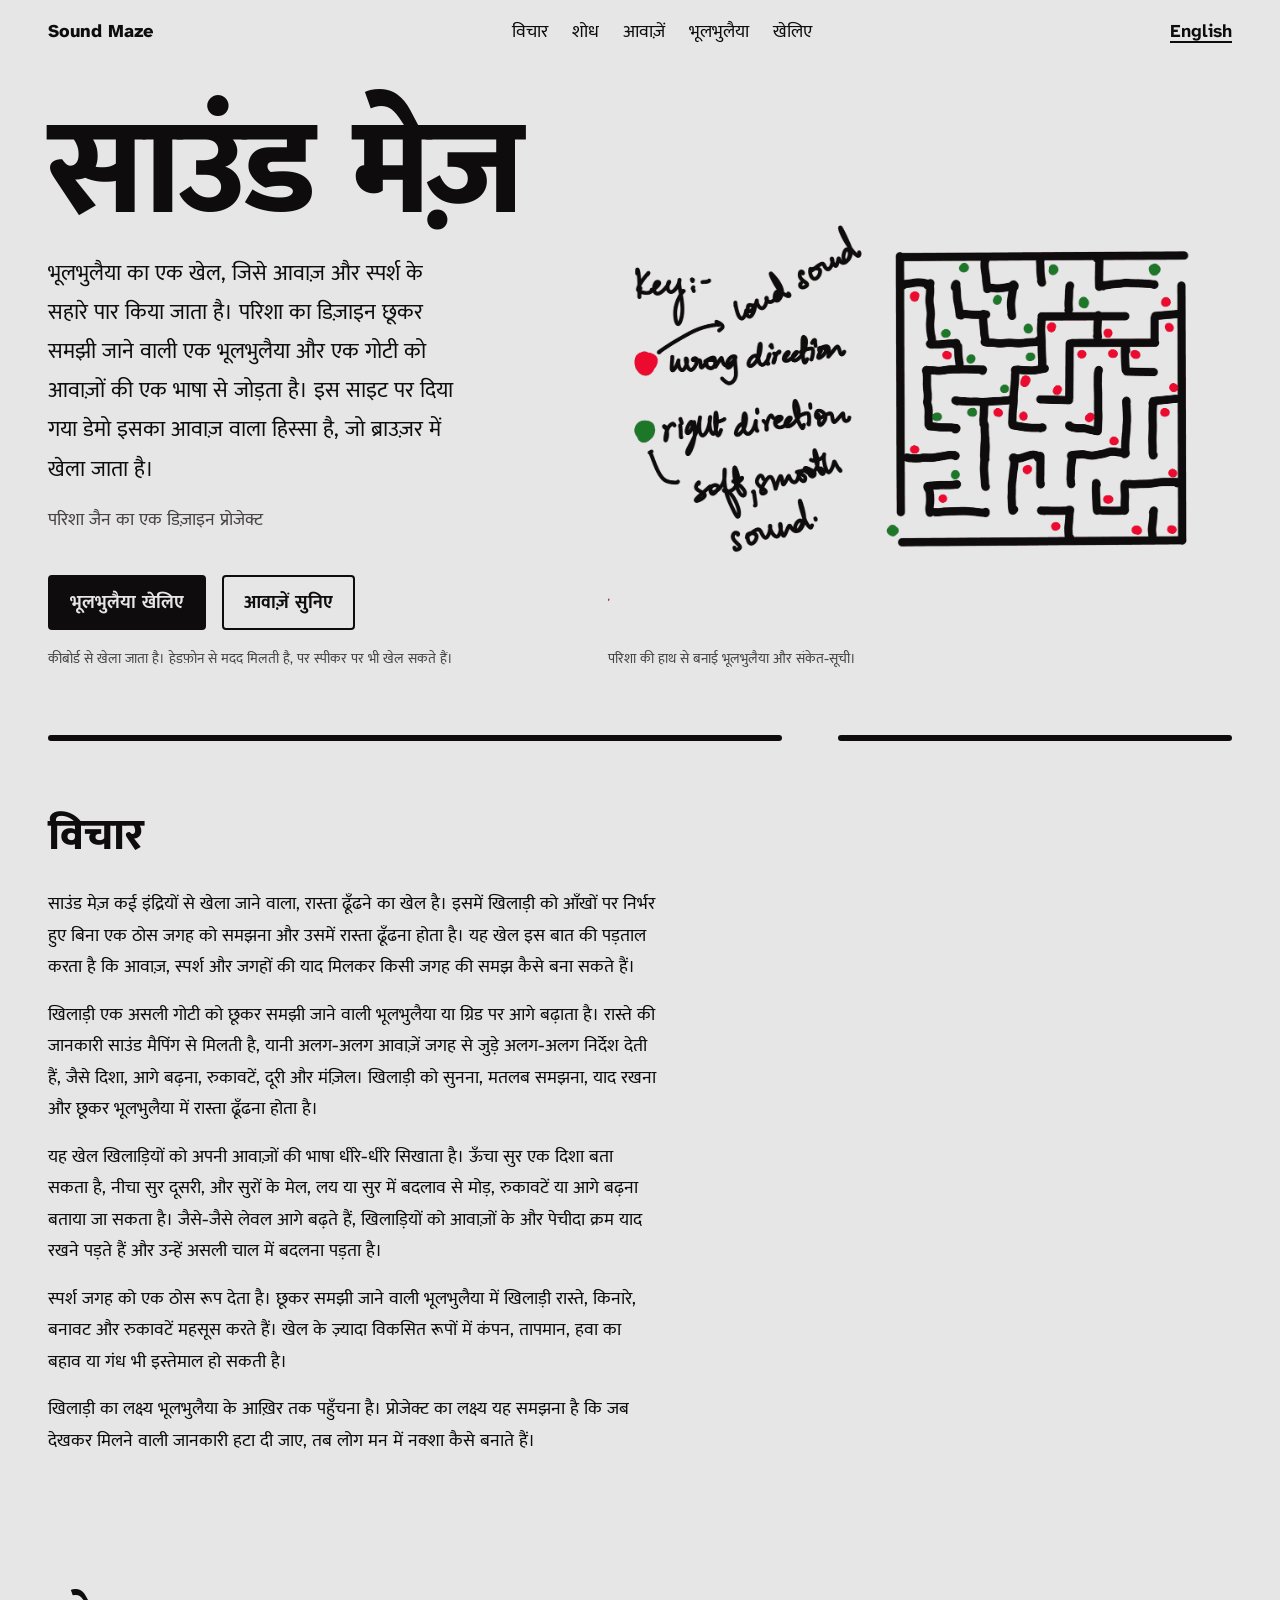
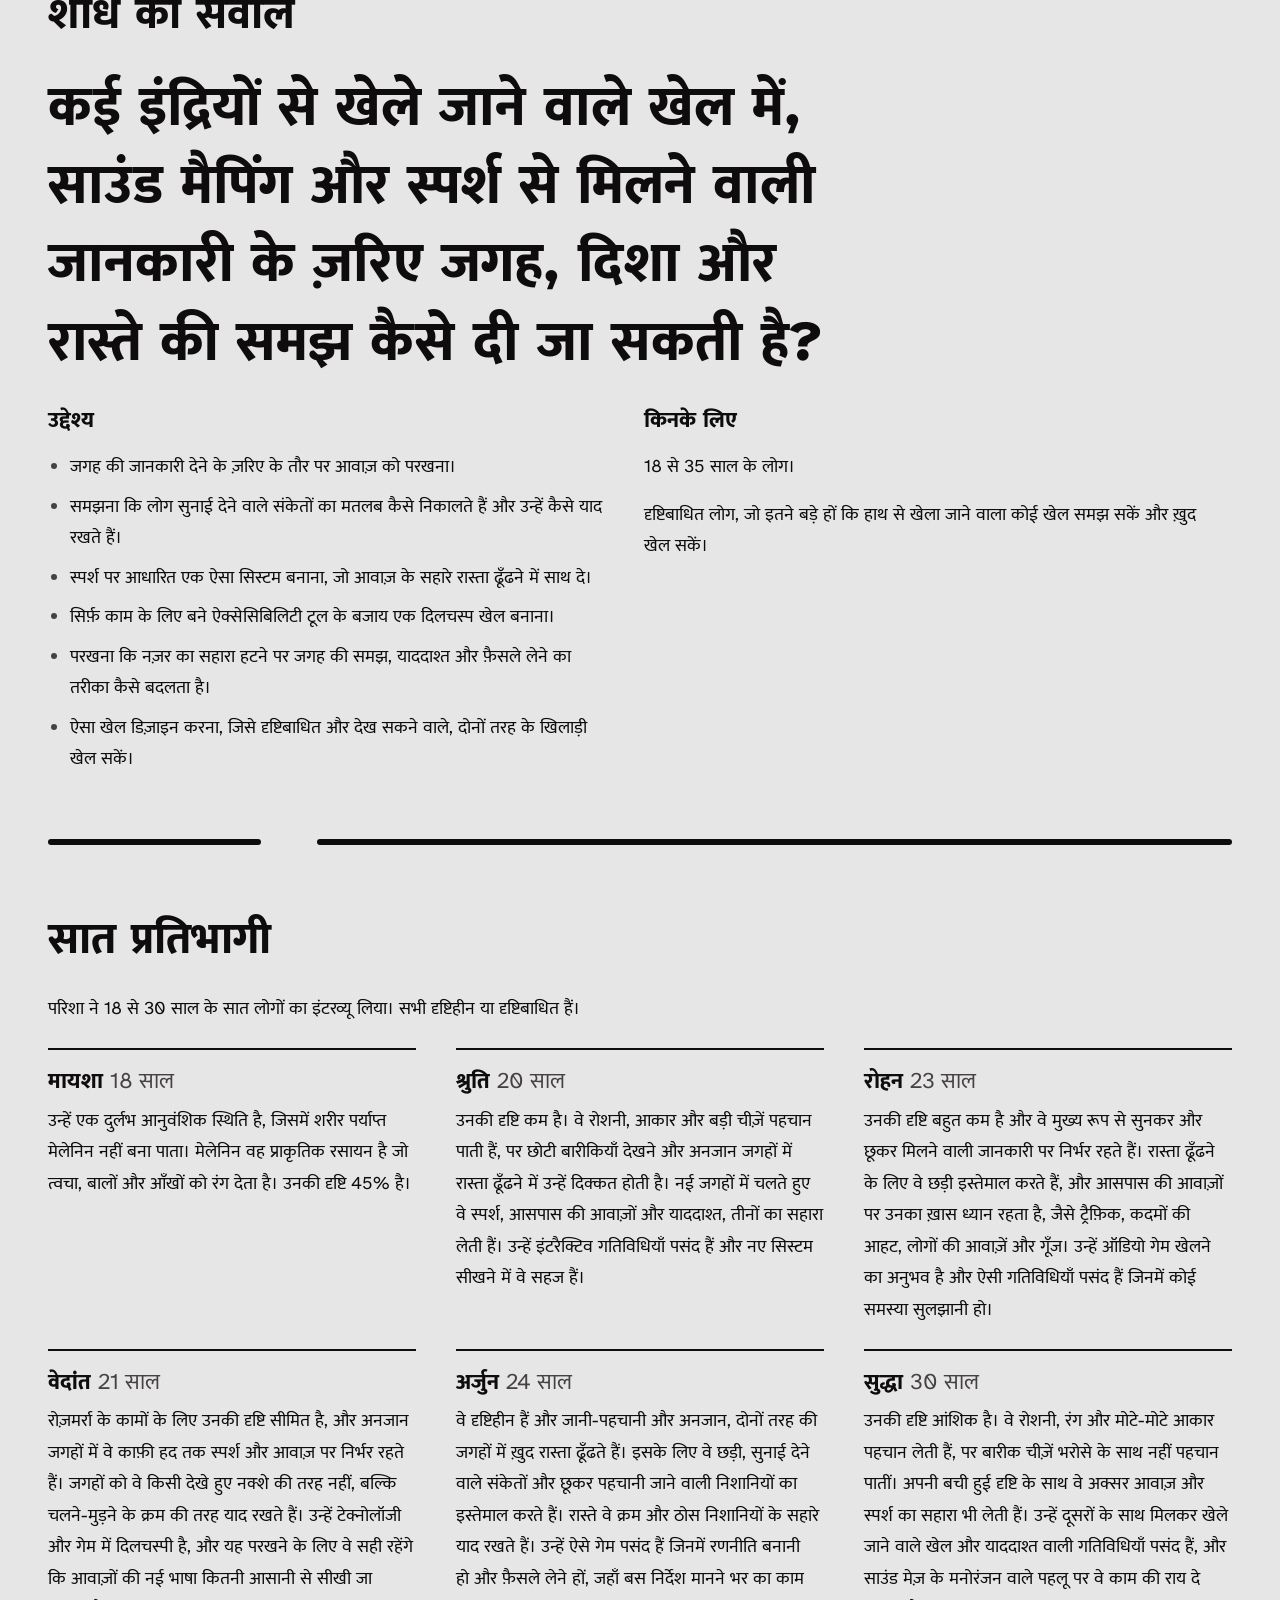
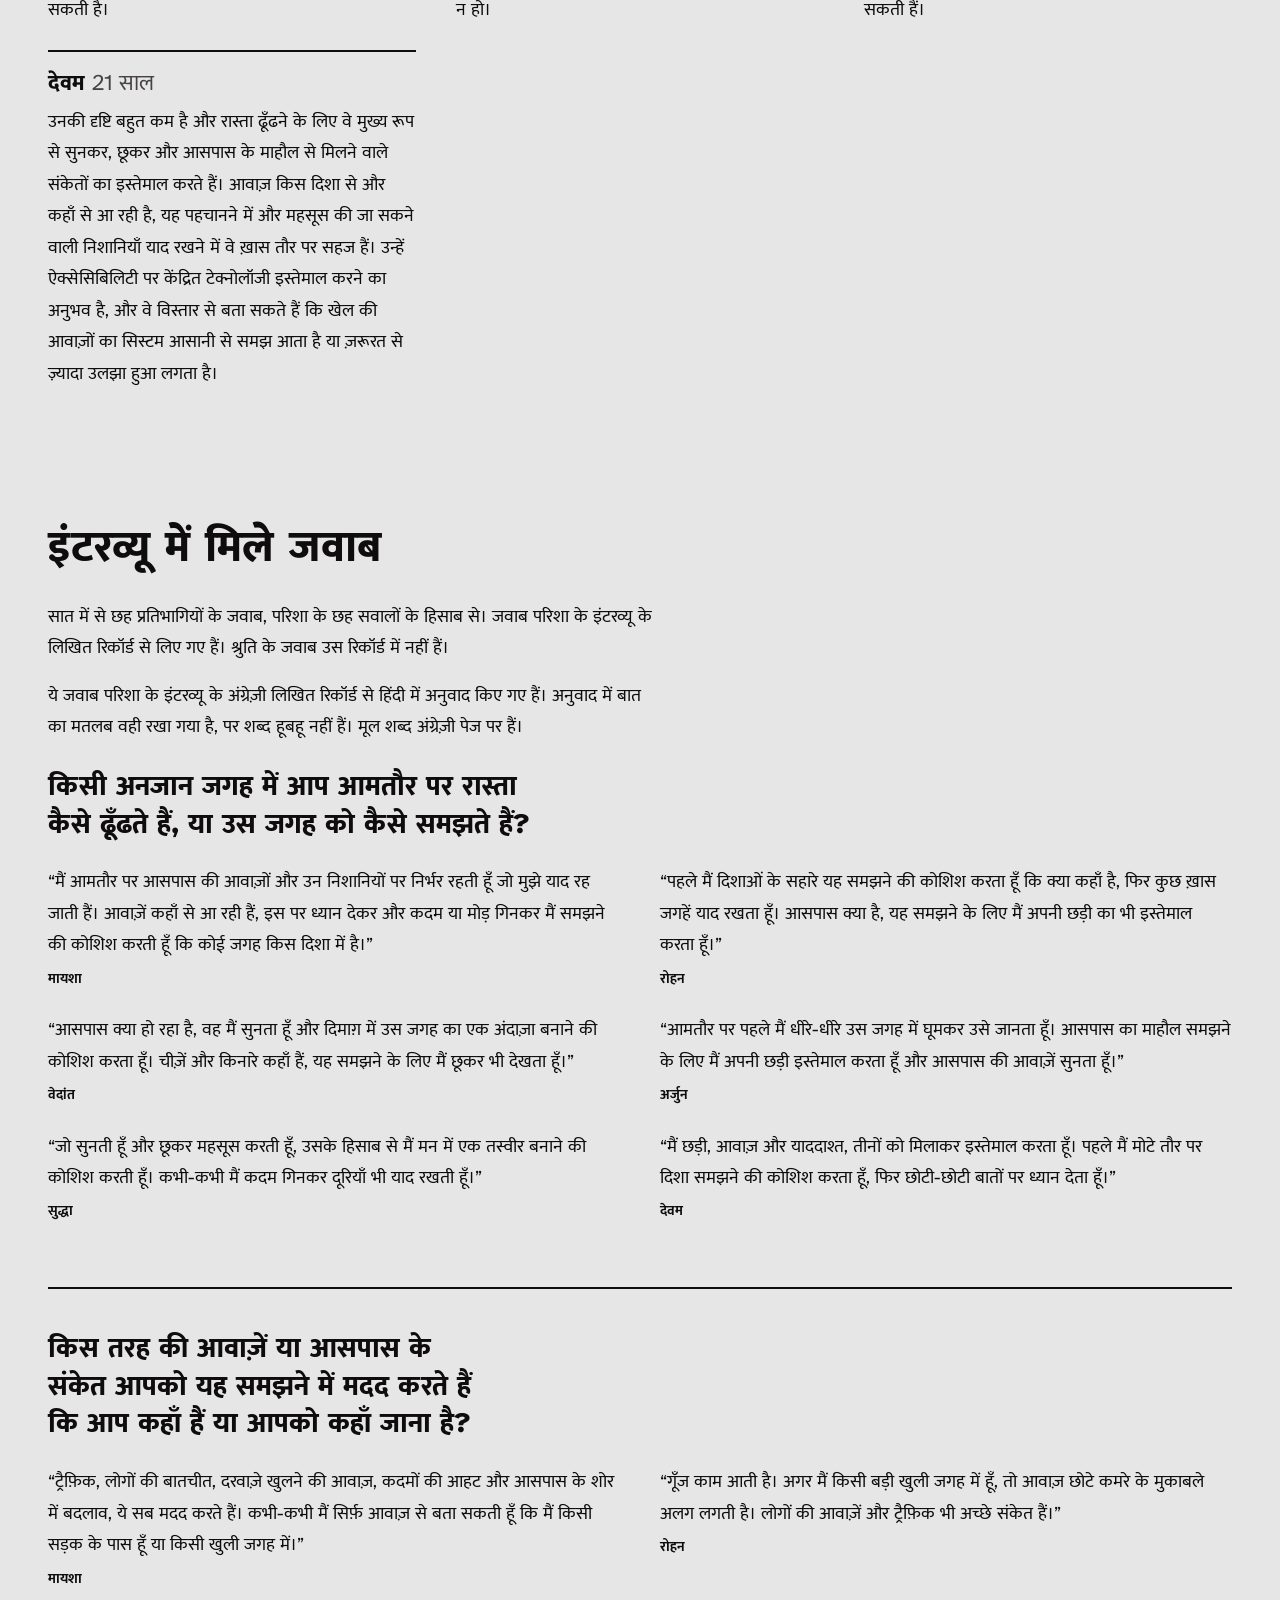
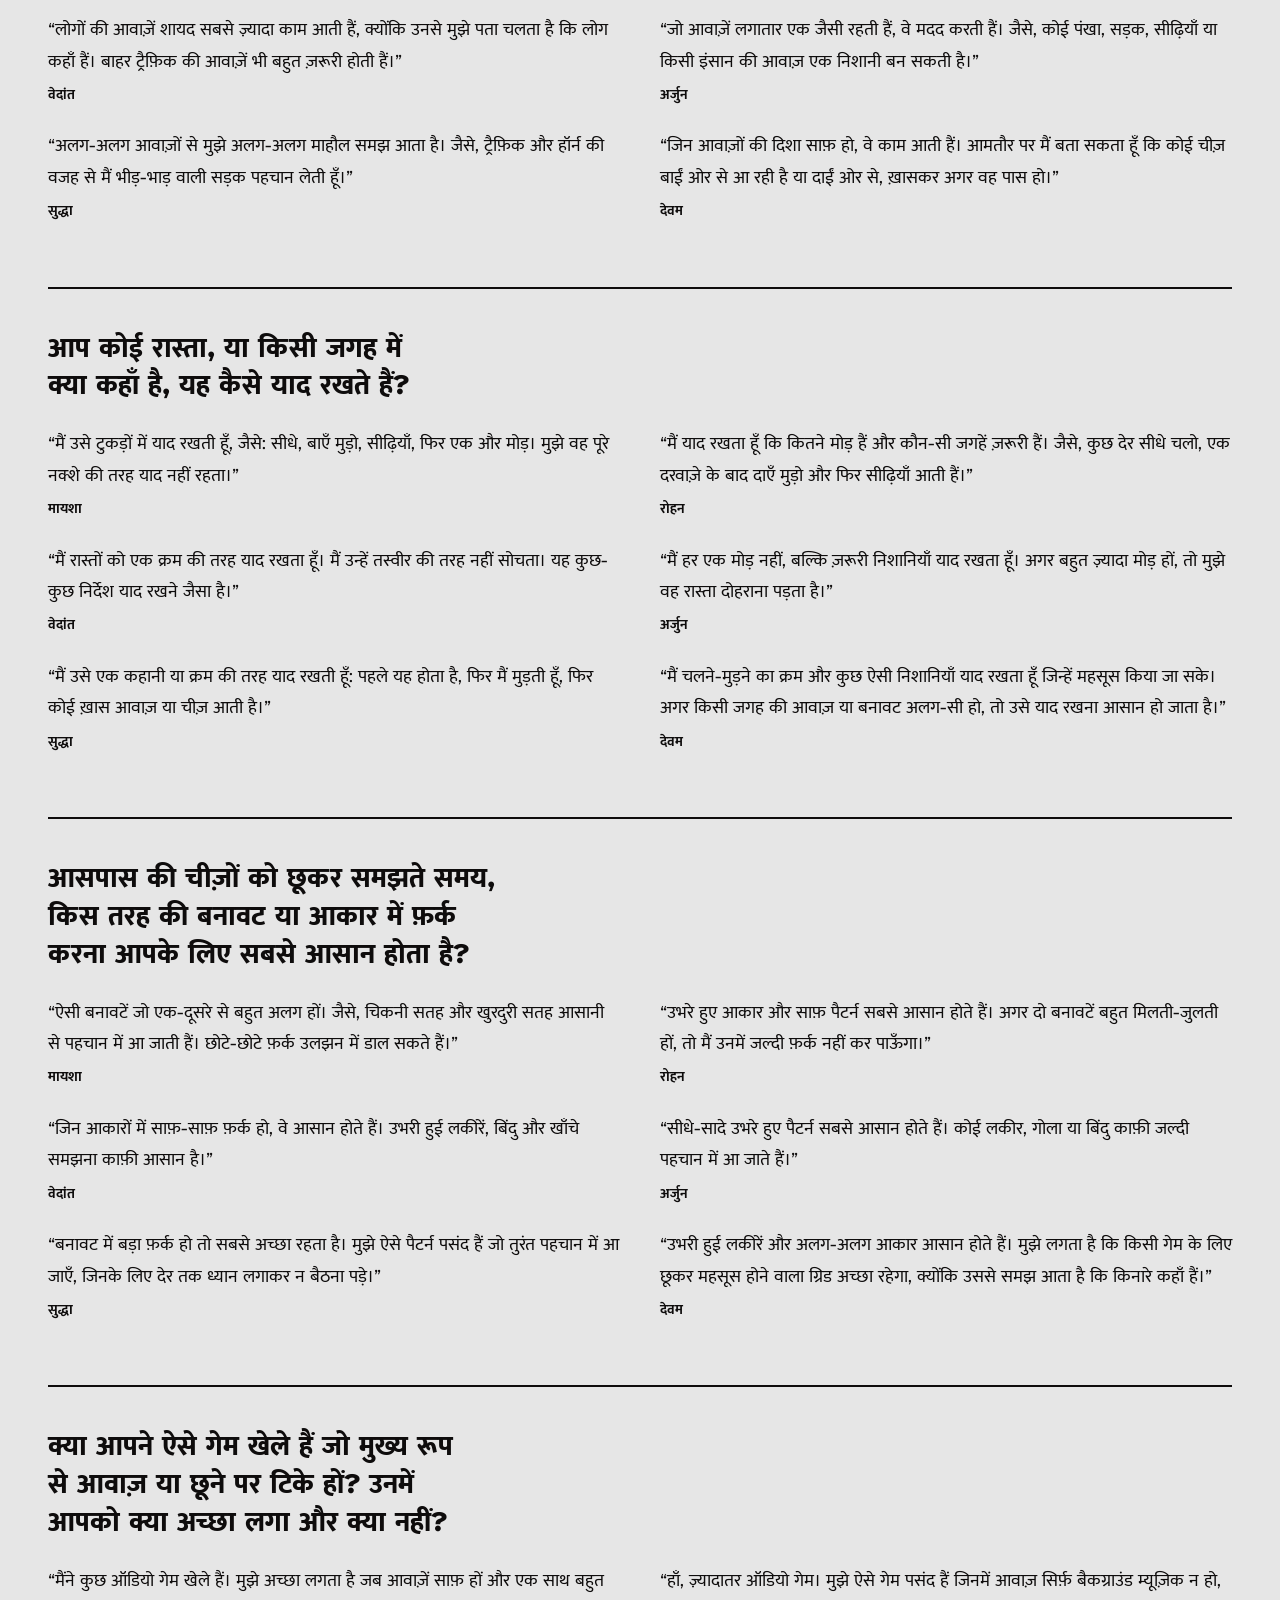
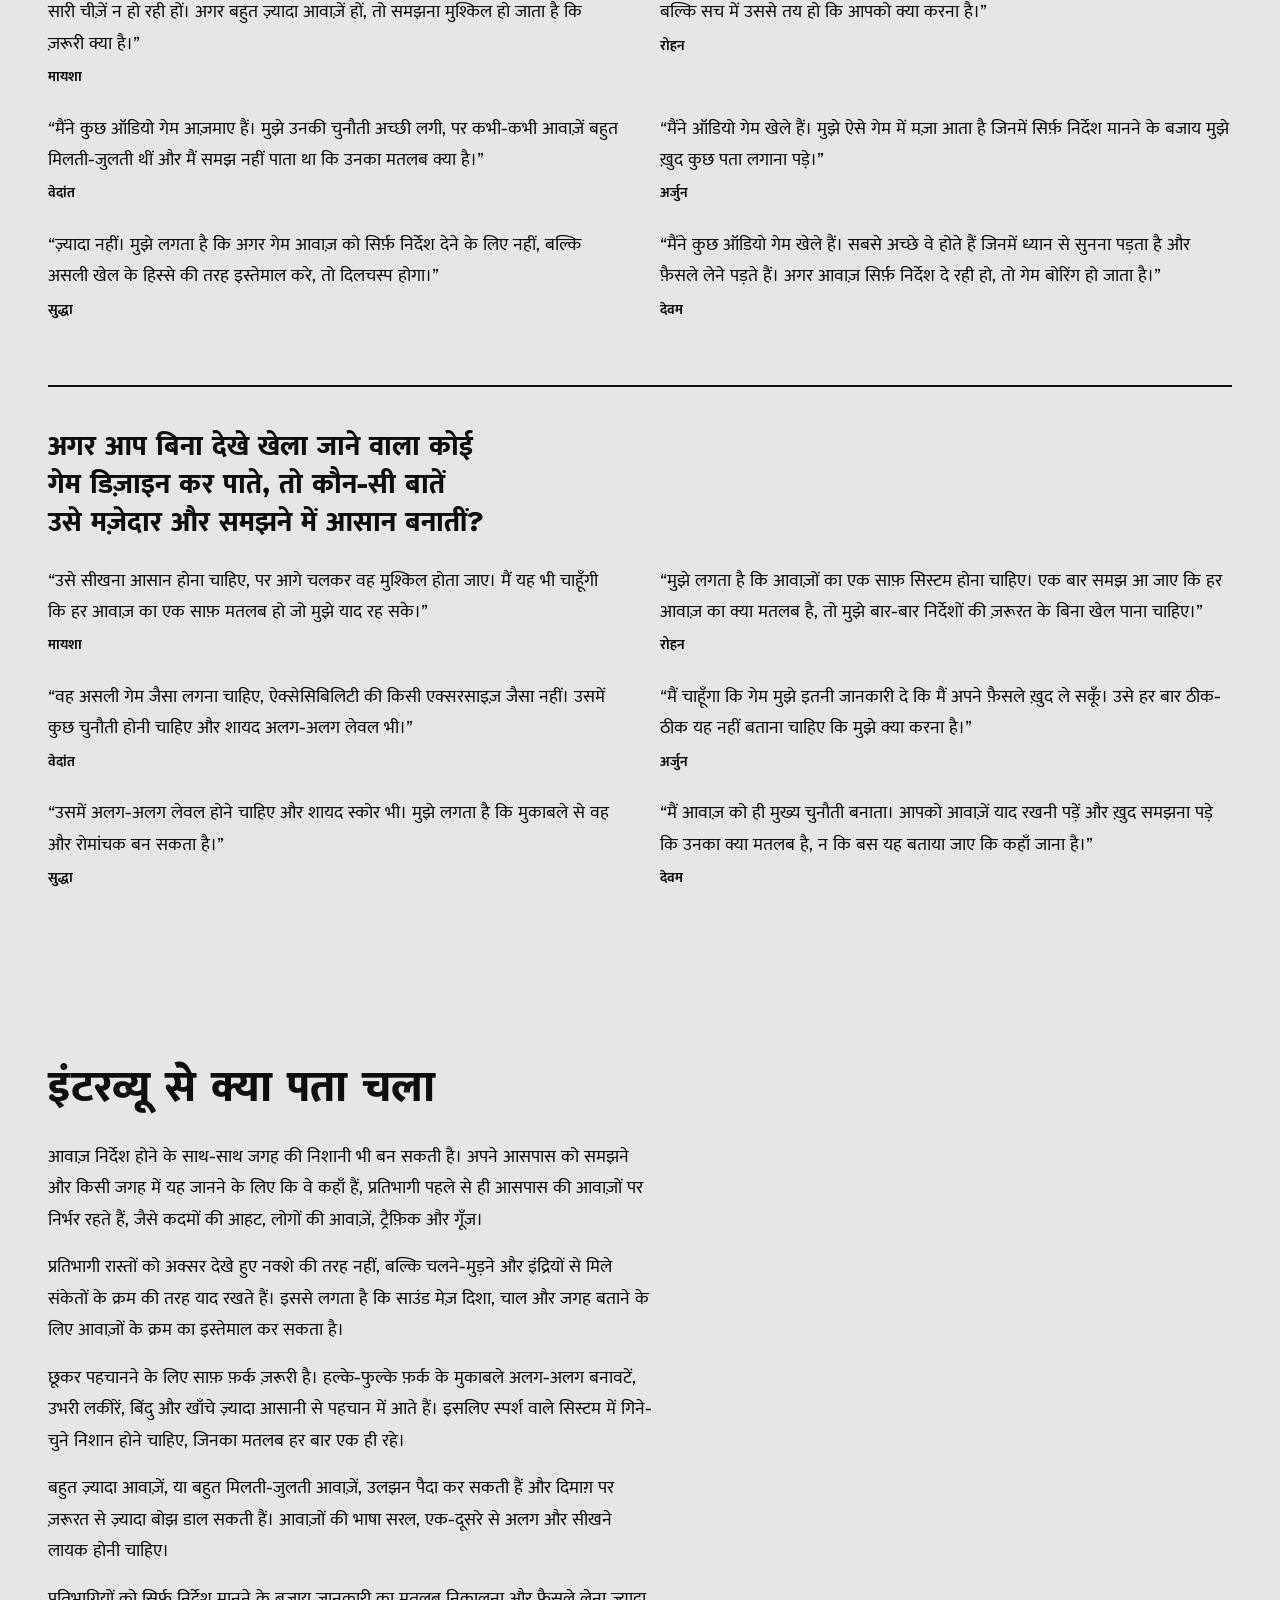
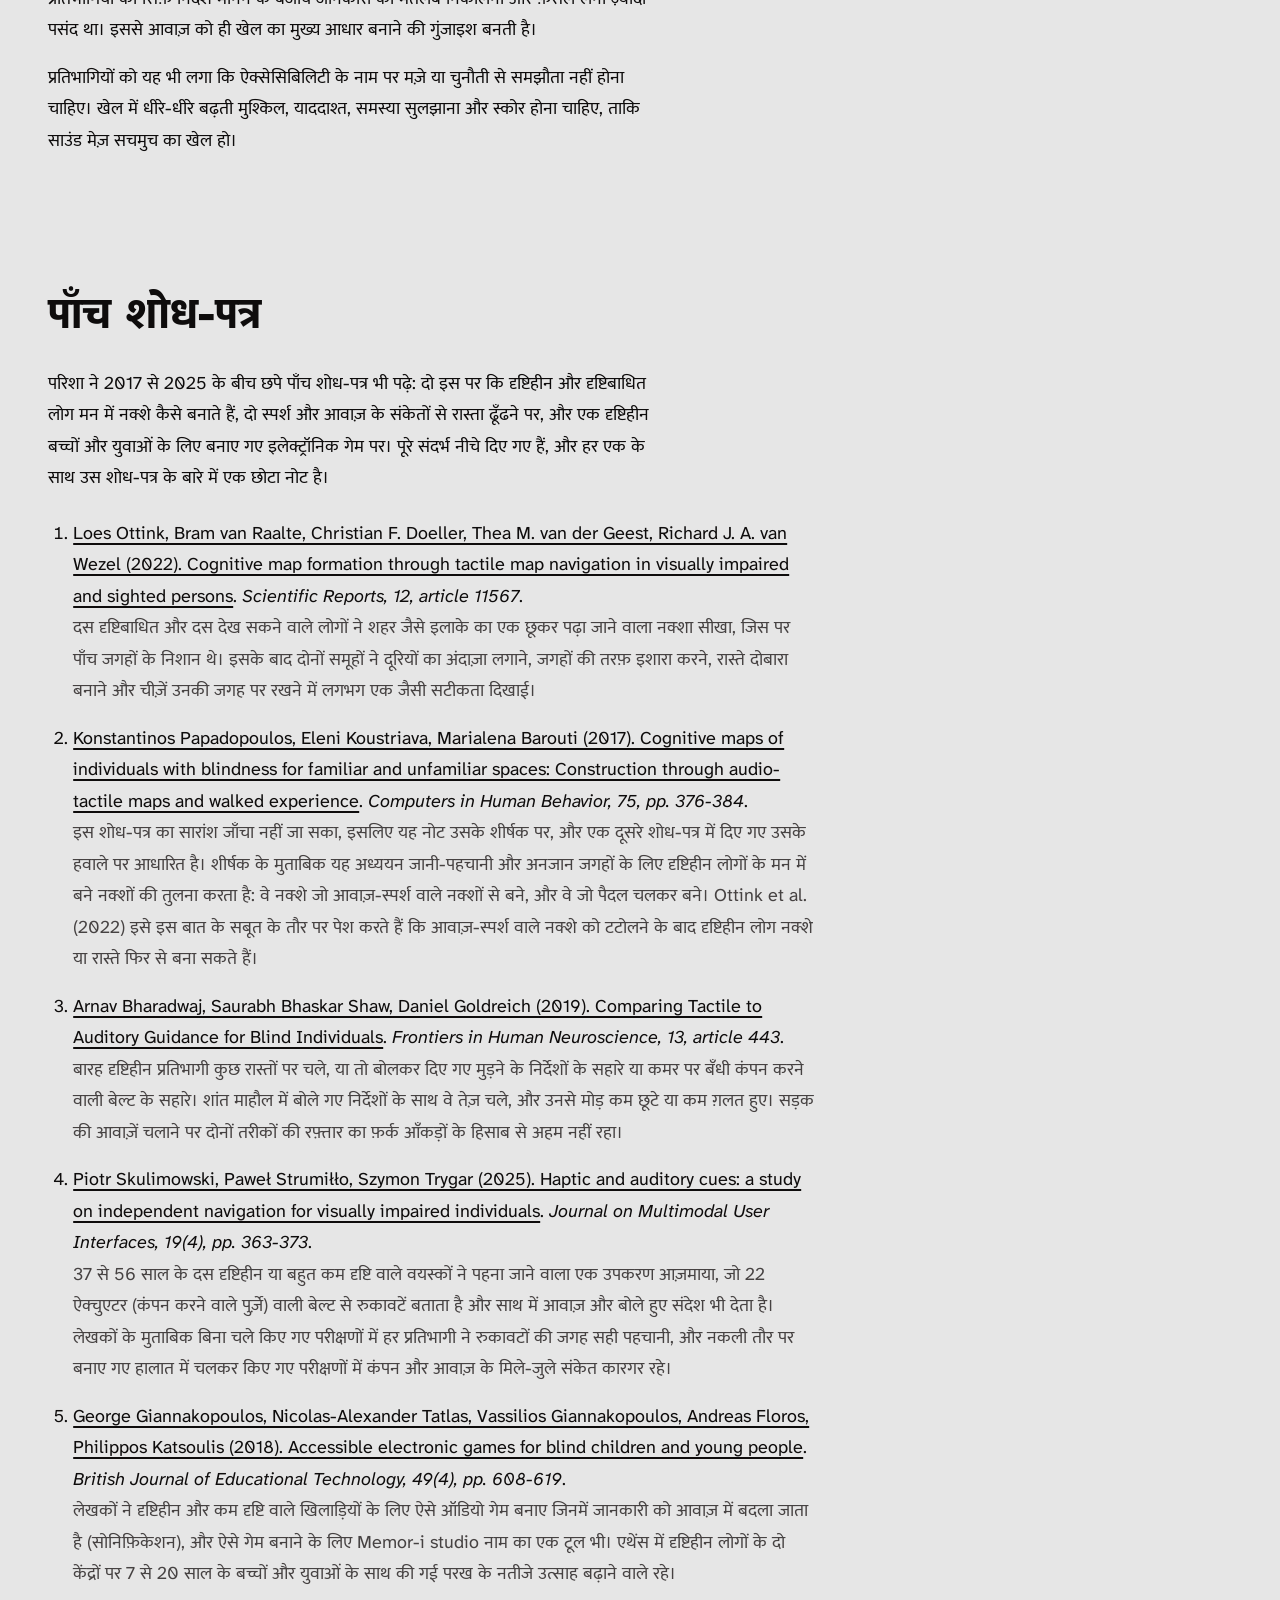
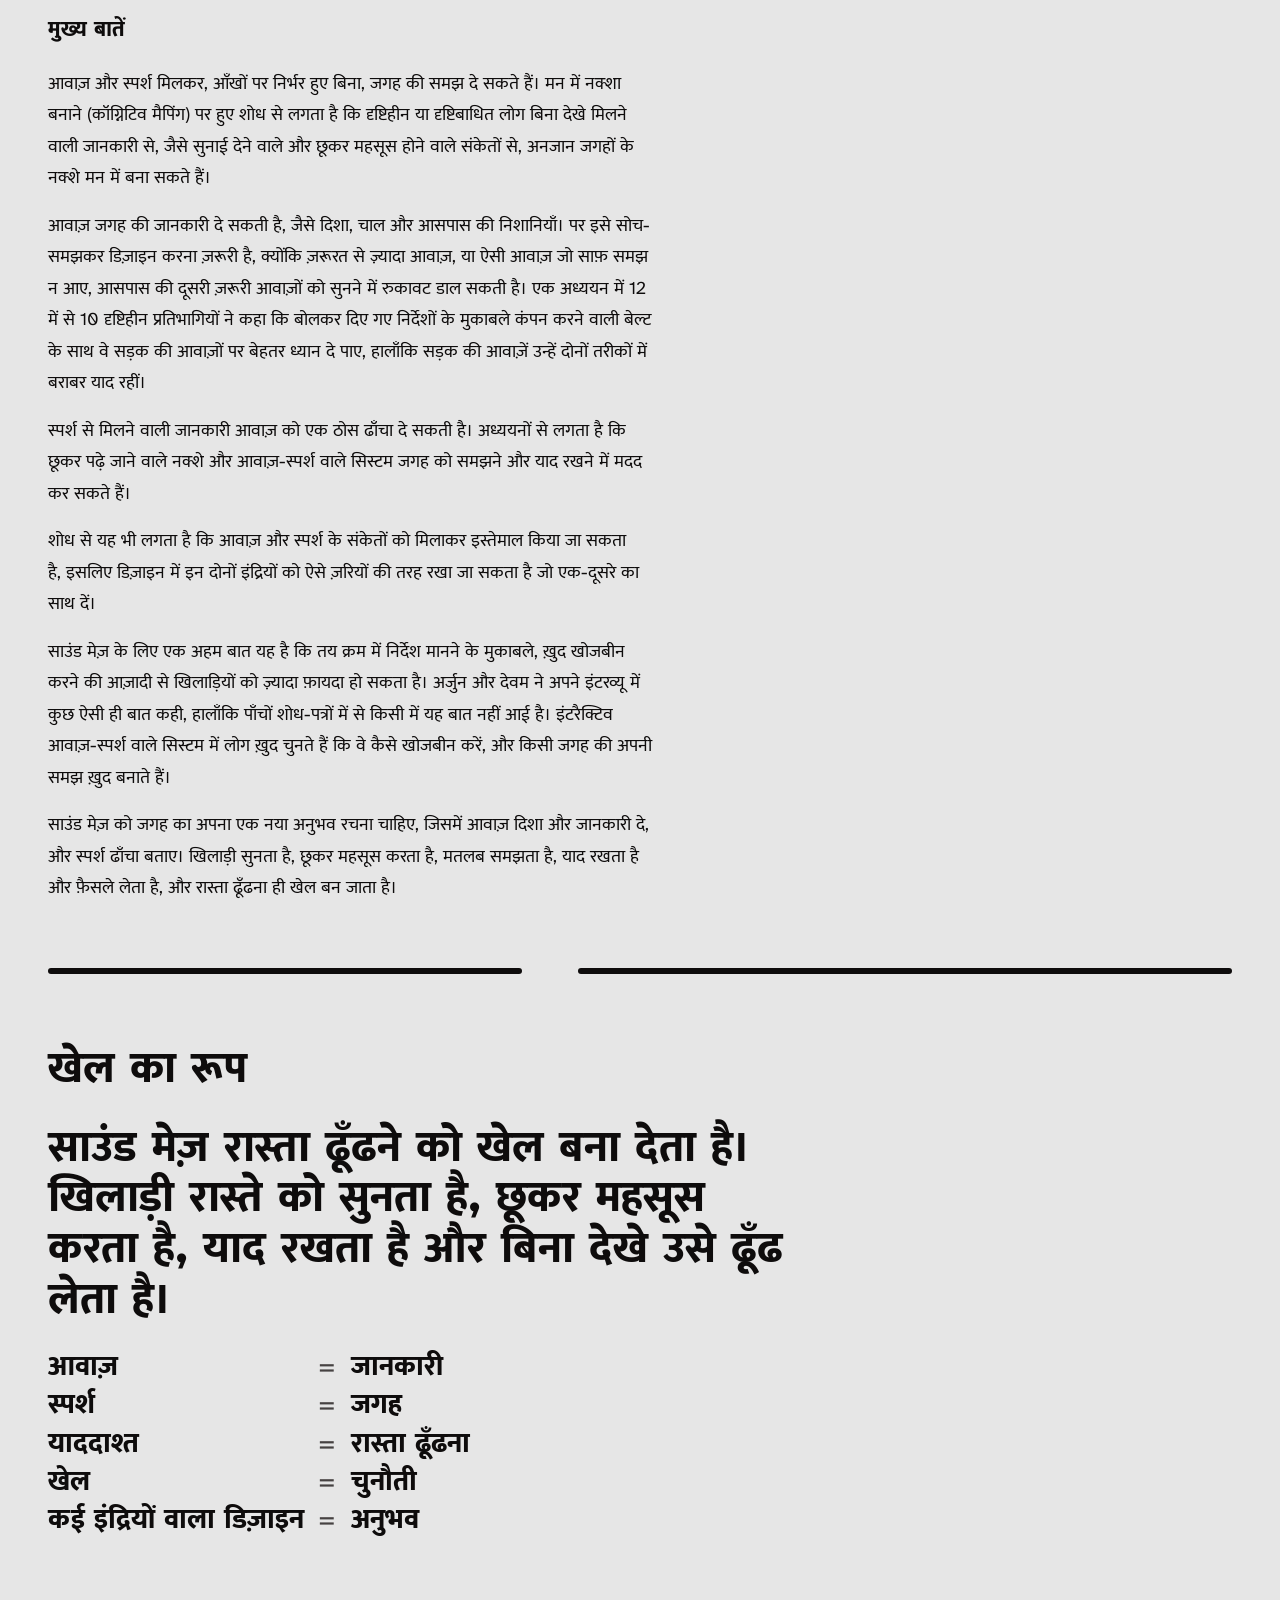
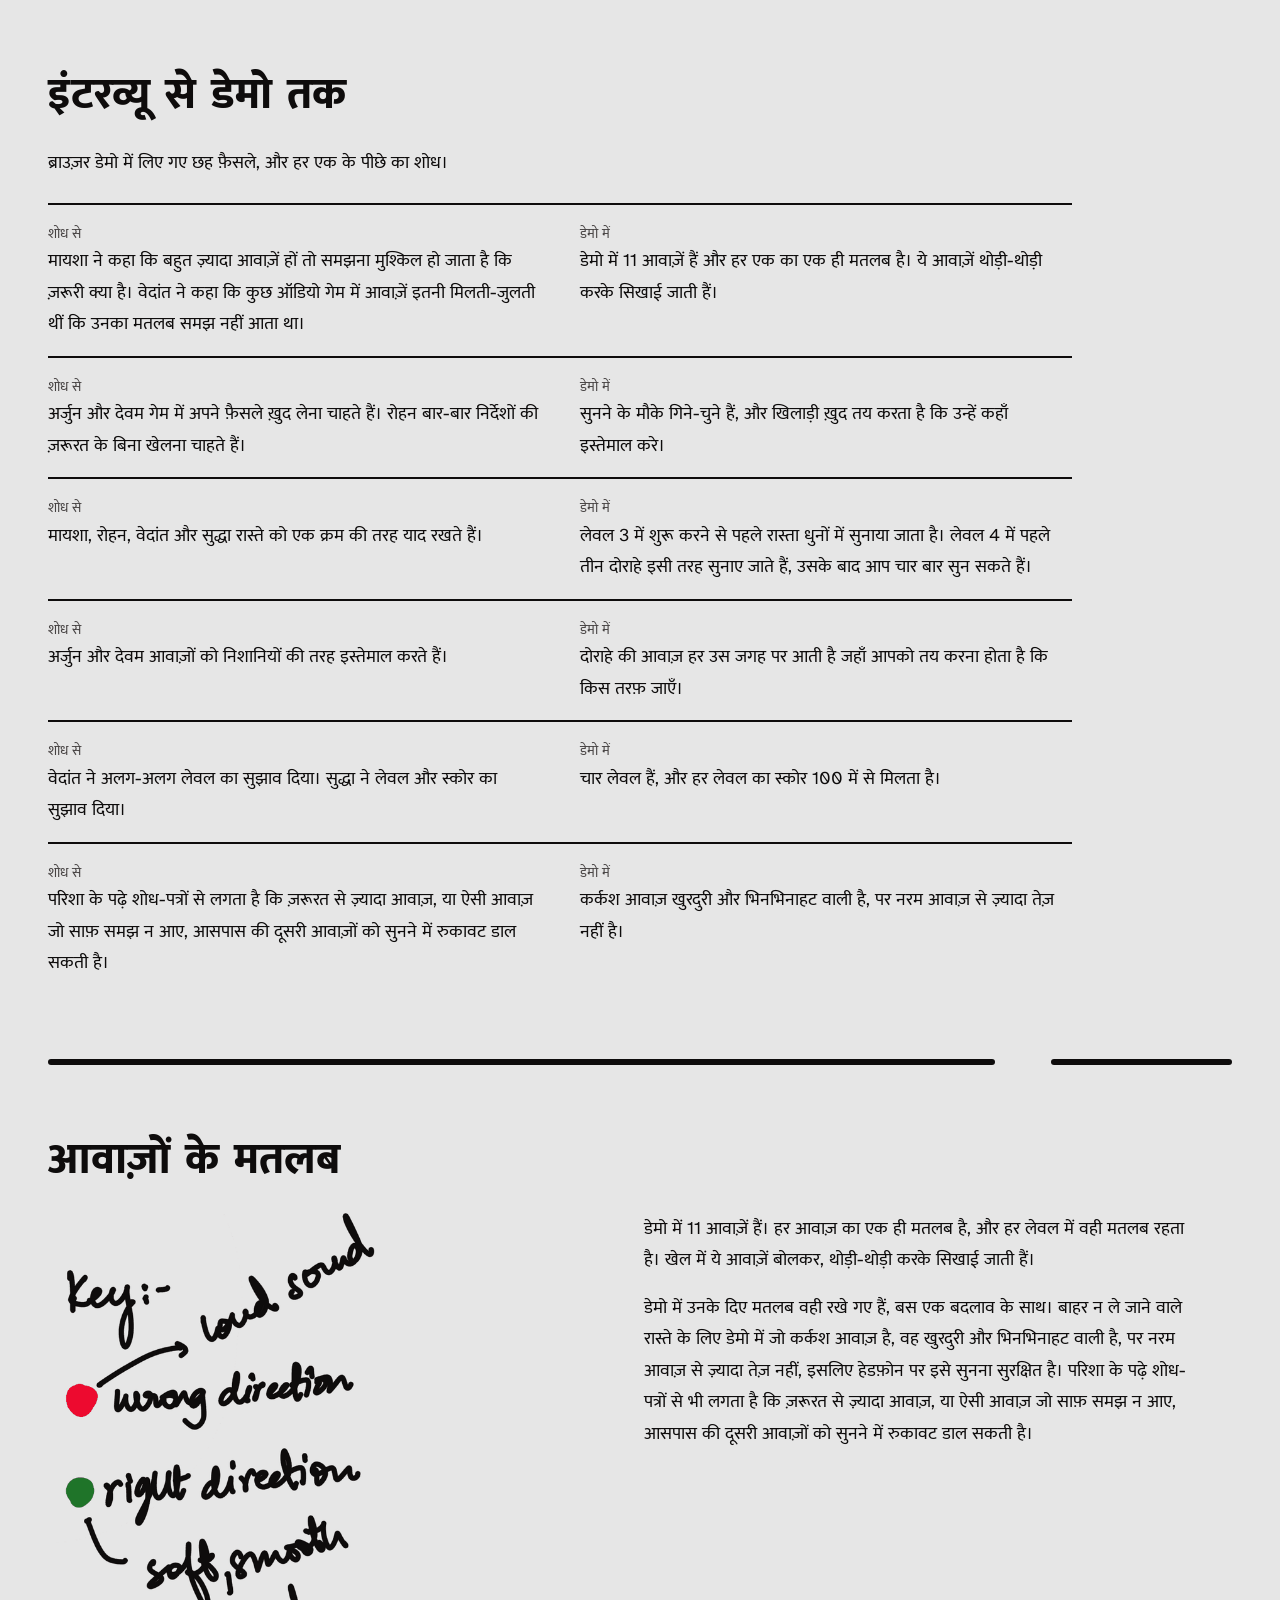
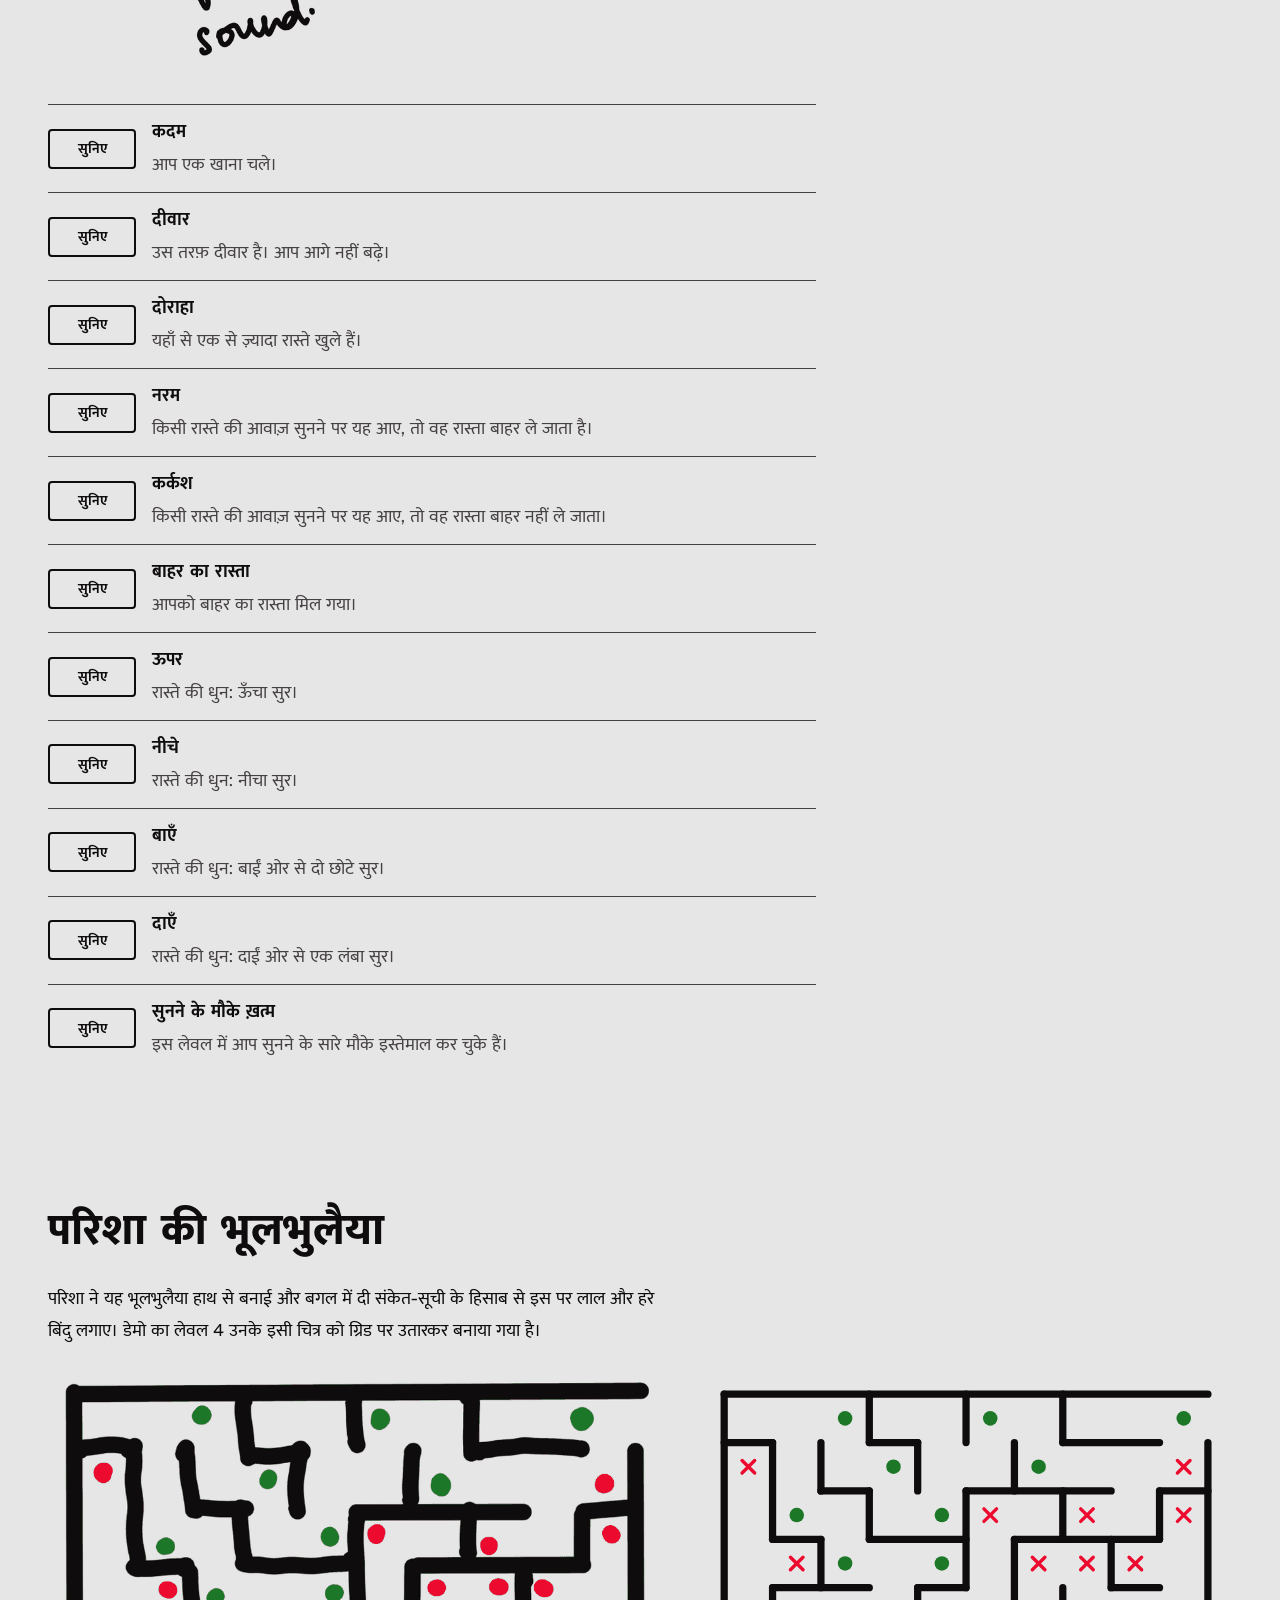
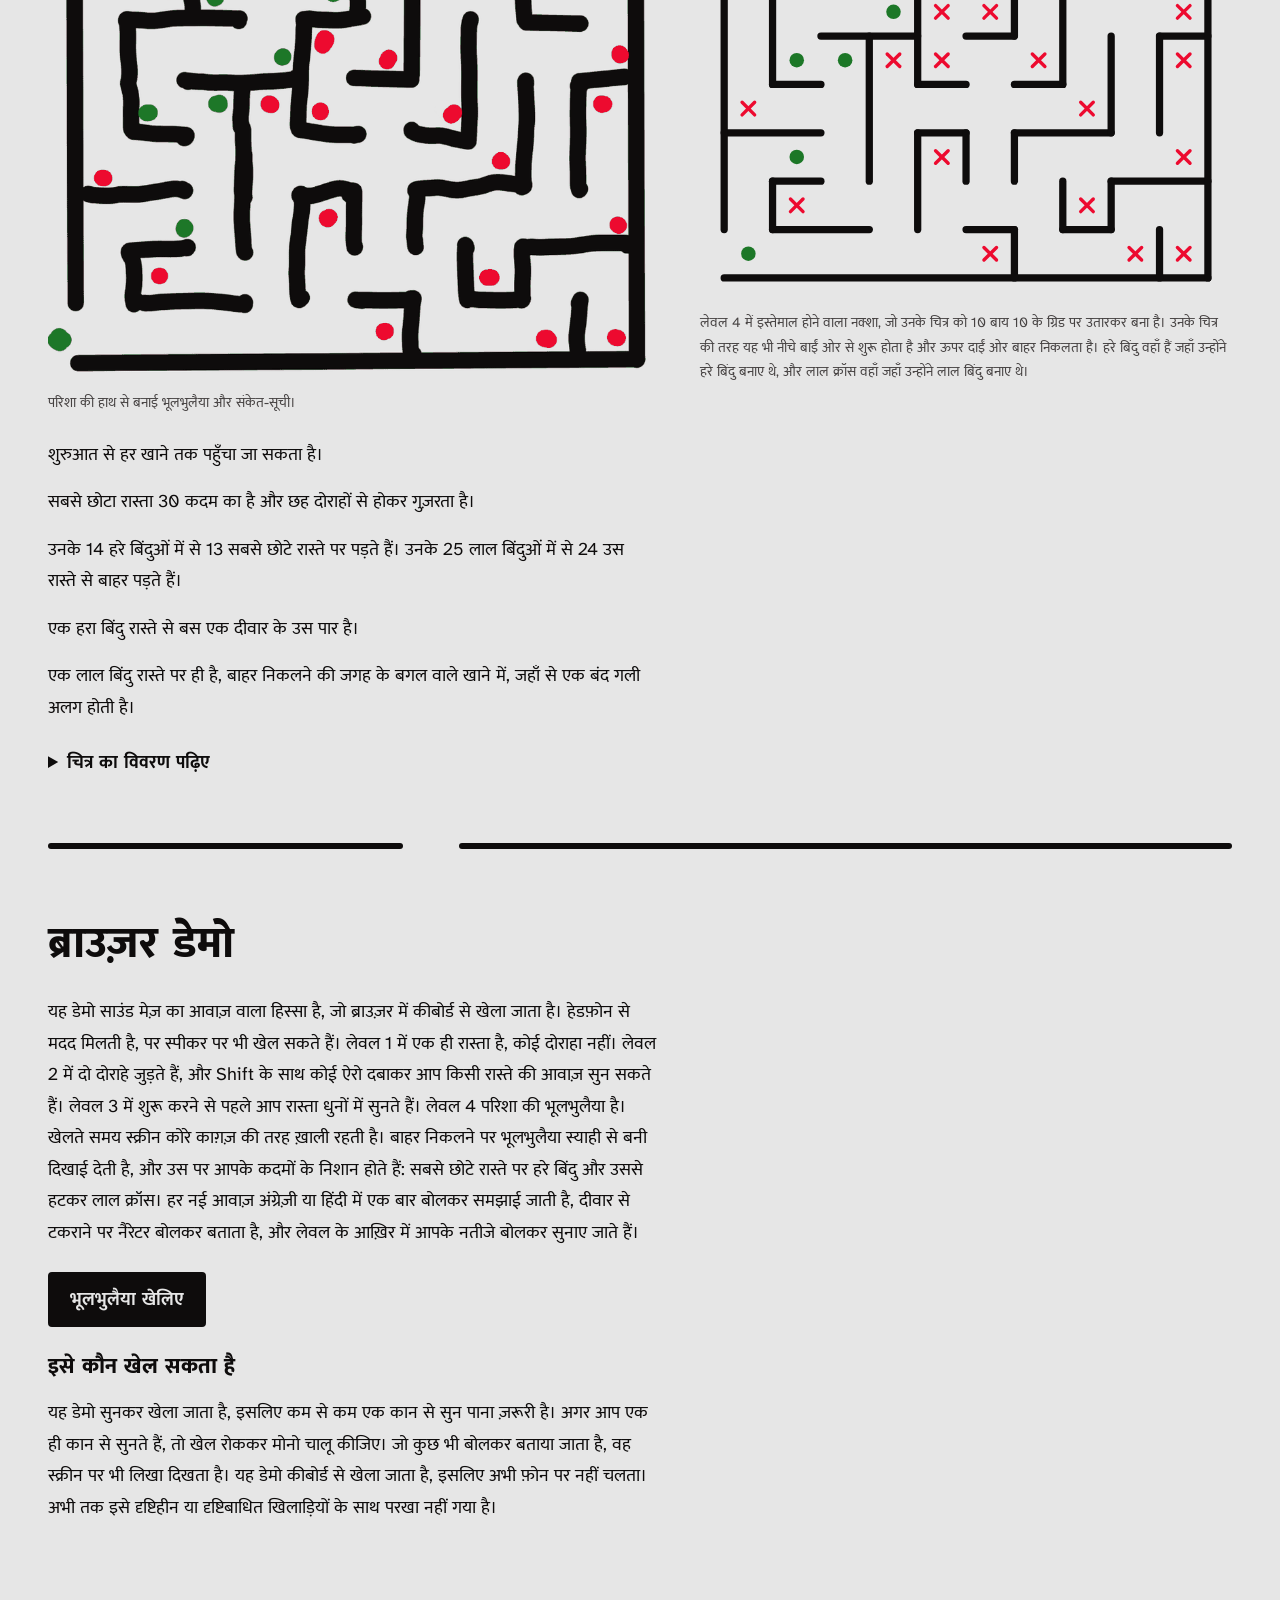
<file: hi/index.html>
<!doctype html>
<html lang="hi">
<head>
<meta charset="utf-8">
<meta name="viewport" content="width=device-width, initial-scale=1">
<title>परिशा जैन का साउंड मेज़</title>
<meta name="description" content="साउंड मेज़ भूलभुलैया का एक खेल है, जिसे आवाज़ और स्पर्श के सहारे खेला जाता है। इसे परिशा जैन ने डिज़ाइन किया है। उनका शोध पढ़िए और चार लेवल वाला ब्राउज़र डेमो खेलिए।">
<meta name="author" content="Parisha Jain">
<meta name="color-scheme" content="light dark">
<link rel="icon" href="../img/icon.svg" type="image/svg+xml">
<link rel="preconnect" href="https://fonts.googleapis.com">
<link rel="preconnect" href="https://fonts.gstatic.com" crossorigin>
<link rel="stylesheet" href="https://fonts.googleapis.com/css2?family=Atkinson+Hyperlegible+Next:wght@400;700;800&amp;family=Mukta:wght@400;600;800&amp;display=swap" media="print" onload="this.media='all'">
<noscript><link rel="stylesheet" href="https://fonts.googleapis.com/css2?family=Atkinson+Hyperlegible+Next:wght@400;700;800&amp;family=Mukta:wght@400;600;800&amp;display=swap"></noscript>
<meta property="og:type" content="website">
<meta property="og:title" content="परिशा जैन का साउंड मेज़">
<meta property="og:description" content="साउंड मेज़ भूलभुलैया का एक खेल है, जिसे आवाज़ और स्पर्श के सहारे खेला जाता है। इसे परिशा जैन ने डिज़ाइन किया है। उनका शोध पढ़िए और चार लेवल वाला ब्राउज़र डेमो खेलिए।">
<meta property="og:locale" content="hi_IN">
<meta name="twitter:card" content="summary_large_image">
<meta property="og:url" content="https://swayam89.github.io/sound-maze/hi/">
<meta property="og:image" content="https://swayam89.github.io/sound-maze/img/og.png">
<meta property="og:image:alt" content="परिशा की हाथ से बनाई चौकोर भूलभुलैया, मोटी काली लकीरों में, जिसके अंदर लाल और हरे बिंदु हैं और बाईं ओर हाथ से लिखी संकेत-सूची है।">
<link rel="stylesheet" href="../css/style.css?v=4b7cf257">
<script type="importmap">{"imports":{"../js/maze.js":"../js/maze.js?v=e5c2ad19","../js/levels.js":"../js/levels.js?v=8637fc78","../js/audio.js":"../js/audio.js?v=1b7dc56c","../js/draw.js":"../js/draw.js?v=19b04712","../js/game.js":"../js/game.js?v=20189c57","../js/site.js":"../js/site.js?v=661138ca"}}</script>
<script type="module" src="../js/site.js?v=661138ca"></script>
</head>
<body>
<a class="skip-link" href="#main">मुख्य सामग्री पर जाइए</a>
<header class="site-header">
  <a class="site-name" href="../hi/">Sound Maze</a>
  <nav class="site-nav" aria-label="पेज के हिस्से">
    <ul>
      <li><a href="#idea">विचार</a></li>
      <li><a href="#research">शोध</a></li>
      <li><a href="#sounds">आवाज़ें</a></li>
      <li><a href="#maze">भूलभुलैया</a></li>
      <li><a href="../hi/play/">खेलिए</a></li>
    </ul>
  </nav>
  <a class="lang-switch" href="../" lang="en" hreflang="en">English</a>
</header>

<main id="main" class="page">
  <section class="hero" aria-labelledby="title">
    <div>
      <h1 id="title">साउंड मेज़</h1>
      <p class="lede">भूलभुलैया का एक खेल, जिसे आवाज़ और स्पर्श के सहारे पार किया जाता है। परिशा का डिज़ाइन छूकर समझी जाने वाली एक भूलभुलैया और एक गोटी को आवाज़ों की एक भाषा से जोड़ता है। इस साइट पर दिया गया डेमो इसका आवाज़ वाला हिस्सा है, जो ब्राउज़र में खेला जाता है।</p>
      <p class="byline">परिशा जैन का एक डिज़ाइन प्रोजेक्ट</p>
      <p class="actions">
        <a class="button" href="../hi/play/">भूलभुलैया खेलिए</a>
        <a class="button button--line" href="#sounds">आवाज़ें सुनिए</a>
        <span class="play-note">कीबोर्ड से खेला जाता है। हेडफ़ोन से मदद मिलती है, पर स्पीकर पर भी खेल सकते हैं।</span>
      </p>
    </div>
    <figure class="sketch">
      <img src="../img/sketch.png" width="1600" height="1131" alt="परिशा की हाथ से बनाई चौकोर भूलभुलैया, मोटी काली लकीरों में, जिसके अंदर लाल और हरे बिंदु हैं और बाईं ओर हाथ से लिखी संकेत-सूची है। पूरा विवरण आगे है।">
      <figcaption>परिशा की हाथ से बनाई भूलभुलैया और संकेत-सूची।</figcaption>
    </figure>
  </section>

  <hr class="wall" style="--gap: 62%">

  <section class="section" id="idea" aria-labelledby="idea-heading">
    <h2 id="idea-heading">विचार</h2>
    <div class="prose"><p>साउंड मेज़ कई इंद्रियों से खेला जाने वाला, रास्ता ढूँढने का खेल है। इसमें खिलाड़ी को आँखों पर निर्भर हुए बिना एक ठोस जगह को समझना और उसमें रास्ता ढूँढना होता है। यह खेल इस बात की पड़ताल करता है कि आवाज़, स्पर्श और जगहों की याद मिलकर किसी जगह की समझ कैसे बना सकते हैं।</p>
<p>खिलाड़ी एक असली गोटी को छूकर समझी जाने वाली भूलभुलैया या ग्रिड पर आगे बढ़ाता है। रास्ते की जानकारी साउंड मैपिंग से मिलती है, यानी अलग-अलग आवाज़ें जगह से जुड़े अलग-अलग निर्देश देती हैं, जैसे दिशा, आगे बढ़ना, रुकावटें, दूरी और मंज़िल। खिलाड़ी को सुनना, मतलब समझना, याद रखना और छूकर भूलभुलैया में रास्ता ढूँढना होता है।</p>
<p>यह खेल खिलाड़ियों को अपनी आवाज़ों की भाषा धीरे-धीरे सिखाता है। ऊँचा सुर एक दिशा बता सकता है, नीचा सुर दूसरी, और सुरों के मेल, लय या सुर में बदलाव से मोड़, रुकावटें या आगे बढ़ना बताया जा सकता है। जैसे-जैसे लेवल आगे बढ़ते हैं, खिलाड़ियों को आवाज़ों के और पेचीदा क्रम याद रखने पड़ते हैं और उन्हें असली चाल में बदलना पड़ता है।</p>
<p>स्पर्श जगह को एक ठोस रूप देता है। छूकर समझी जाने वाली भूलभुलैया में खिलाड़ी रास्ते, किनारे, बनावट और रुकावटें महसूस करते हैं। खेल के ज़्यादा विकसित रूपों में कंपन, तापमान, हवा का बहाव या गंध भी इस्तेमाल हो सकती है।</p>
<p>खिलाड़ी का लक्ष्य भूलभुलैया के आख़िर तक पहुँचना है। प्रोजेक्ट का लक्ष्य यह समझना है कि जब देखकर मिलने वाली जानकारी हटा दी जाए, तब लोग मन में नक्शा कैसे बनाते हैं।</p></div>
  </section>

  <section class="section" aria-labelledby="question-heading">
    <h2 id="question-heading">शोध का सवाल</h2>
    <p class="question-text">कई इंद्रियों से खेले जाने वाले खेल में, साउंड मैपिंग और स्पर्श से मिलने वाली जानकारी के ज़रिए जगह, दिशा और रास्ते की समझ कैसे दी जा सकती है?</p>
    <div class="columns">
      <div class="prose">
        <h3 class="subheading">उद्देश्य</h3>
        <ul class="plain-list"><li>जगह की जानकारी देने के ज़रिए के तौर पर आवाज़ को परखना।</li><li>समझना कि लोग सुनाई देने वाले संकेतों का मतलब कैसे निकालते हैं और उन्हें कैसे याद रखते हैं।</li><li>स्पर्श पर आधारित एक ऐसा सिस्टम बनाना, जो आवाज़ के सहारे रास्ता ढूँढने में साथ दे।</li><li>सिर्फ़ काम के लिए बने ऐक्सेसिबिलिटी टूल के बजाय एक दिलचस्प खेल बनाना।</li><li>परखना कि नज़र का सहारा हटने पर जगह की समझ, याददाश्त और फ़ैसले लेने का तरीका कैसे बदलता है।</li><li>ऐसा खेल डिज़ाइन करना, जिसे दृष्टिबाधित और देख सकने वाले, दोनों तरह के खिलाड़ी खेल सकें।</li></ul>
      </div>
      <div class="prose">
        <h3 class="subheading">किनके लिए</h3>
        <p>18 से 35 साल के लोग।</p>
<p>दृष्टिबाधित लोग, जो इतने बड़े हों कि हाथ से खेला जाने वाला कोई खेल समझ सकें और ख़ुद खेल सकें।</p>
      </div>
    </div>
  </section>

  <hr class="wall" style="--gap: 18%">

  <section class="section" id="research" aria-labelledby="people-heading">
    <h2 id="people-heading">सात प्रतिभागी</h2>
    <div class="prose"><p>परिशा ने 18 से 30 साल के सात लोगों का इंटरव्यू लिया। सभी दृष्टिहीन या दृष्टिबाधित हैं।</p></div>
    <ul class="people">
      <li class="person"><h3>मायशा <span class="age">18 साल</span></h3><p>उन्हें एक दुर्लभ आनुवंशिक स्थिति है, जिसमें शरीर पर्याप्त मेलेनिन नहीं बना पाता। मेलेनिन वह प्राकृतिक रसायन है जो त्वचा, बालों और आँखों को रंग देता है। उनकी दृष्टि 45% है।</p></li>
      <li class="person"><h3>श्रुति <span class="age">20 साल</span></h3><p>उनकी दृष्टि कम है। वे रोशनी, आकार और बड़ी चीज़ें पहचान पाती हैं, पर छोटी बारीकियाँ देखने और अनजान जगहों में रास्ता ढूँढने में उन्हें दिक्कत होती है। नई जगहों में चलते हुए वे स्पर्श, आसपास की आवाज़ों और याददाश्त, तीनों का सहारा लेती हैं। उन्हें इंटरैक्टिव गतिविधियाँ पसंद हैं और नए सिस्टम सीखने में वे सहज हैं।</p></li>
      <li class="person"><h3>रोहन <span class="age">23 साल</span></h3><p>उनकी दृष्टि बहुत कम है और वे मुख्य रूप से सुनकर और छूकर मिलने वाली जानकारी पर निर्भर रहते हैं। रास्ता ढूँढने के लिए वे छड़ी इस्तेमाल करते हैं, और आसपास की आवाज़ों पर उनका ख़ास ध्यान रहता है, जैसे ट्रैफ़िक, कदमों की आहट, लोगों की आवाज़ें और गूँज। उन्हें ऑडियो गेम खेलने का अनुभव है और ऐसी गतिविधियाँ पसंद हैं जिनमें कोई समस्या सुलझानी हो।</p></li>
      <li class="person"><h3>वेदांत <span class="age">21 साल</span></h3><p>रोज़मर्रा के कामों के लिए उनकी दृष्टि सीमित है, और अनजान जगहों में वे काफ़ी हद तक स्पर्श और आवाज़ पर निर्भर रहते हैं। जगहों को वे किसी देखे हुए नक्शे की तरह नहीं, बल्कि चलने-मुड़ने के क्रम की तरह याद रखते हैं। उन्हें टेक्नोलॉजी और गेम में दिलचस्पी है, और यह परखने के लिए वे सही रहेंगे कि आवाज़ों की नई भाषा कितनी आसानी से सीखी जा सकती है।</p></li>
      <li class="person"><h3>अर्जुन <span class="age">24 साल</span></h3><p>वे दृष्टिहीन हैं और जानी-पहचानी और अनजान, दोनों तरह की जगहों में ख़ुद रास्ता ढूँढते हैं। इसके लिए वे छड़ी, सुनाई देने वाले संकेतों और छूकर पहचानी जाने वाली निशानियों का इस्तेमाल करते हैं। रास्ते वे क्रम और ठोस निशानियों के सहारे याद रखते हैं। उन्हें ऐसे गेम पसंद हैं जिनमें रणनीति बनानी हो और फ़ैसले लेने हों, जहाँ बस निर्देश मानने भर का काम न हो।</p></li>
      <li class="person"><h3>सुद्धा <span class="age">30 साल</span></h3><p>उनकी दृष्टि आंशिक है। वे रोशनी, रंग और मोटे-मोटे आकार पहचान लेती हैं, पर बारीक चीज़ें भरोसे के साथ नहीं पहचान पातीं। अपनी बची हुई दृष्टि के साथ वे अक्सर आवाज़ और स्पर्श का सहारा भी लेती हैं। उन्हें दूसरों के साथ मिलकर खेले जाने वाले खेल और याददाश्त वाली गतिविधियाँ पसंद हैं, और साउंड मेज़ के मनोरंजन वाले पहलू पर वे काम की राय दे सकती हैं।</p></li>
      <li class="person"><h3>देवम <span class="age">21 साल</span></h3><p>उनकी दृष्टि बहुत कम है और रास्ता ढूँढने के लिए वे मुख्य रूप से सुनकर, छूकर और आसपास के माहौल से मिलने वाले संकेतों का इस्तेमाल करते हैं। आवाज़ किस दिशा से और कहाँ से आ रही है, यह पहचानने में और महसूस की जा सकने वाली निशानियाँ याद रखने में वे ख़ास तौर पर सहज हैं। उन्हें ऐक्सेसिबिलिटी पर केंद्रित टेक्नोलॉजी इस्तेमाल करने का अनुभव है, और वे विस्तार से बता सकते हैं कि खेल की आवाज़ों का सिस्टम आसानी से समझ आता है या ज़रूरत से ज़्यादा उलझा हुआ लगता है।</p></li>
    </ul>
  </section>

  <section class="section" aria-labelledby="interviews-heading">
    <h2 id="interviews-heading">इंटरव्यू में मिले जवाब</h2>
    <div class="prose"><p>सात में से छह प्रतिभागियों के जवाब, परिशा के छह सवालों के हिसाब से। जवाब परिशा के इंटरव्यू के लिखित रिकॉर्ड से लिए गए हैं। श्रुति के जवाब उस रिकॉर्ड में नहीं हैं।</p><p>ये जवाब परिशा के इंटरव्यू के अंग्रेज़ी लिखित रिकॉर्ड से हिंदी में अनुवाद किए गए हैं। अनुवाद में बात का मतलब वही रखा गया है, पर शब्द हूबहू नहीं हैं। मूल शब्द अंग्रेज़ी पेज पर हैं।</p></div>
    <section class="interview">
      <h3>किसी अनजान जगह में आप आमतौर पर रास्ता कैसे ढूँढते हैं, या उस जगह को कैसे समझते हैं?</h3>
      <ul class="answers">
        <li><blockquote><p>मैं आमतौर पर आसपास की आवाज़ों और उन निशानियों पर निर्भर रहती हूँ जो मुझे याद रह जाती हैं। आवाज़ें कहाँ से आ रही हैं, इस पर ध्यान देकर और कदम या मोड़ गिनकर मैं समझने की कोशिश करती हूँ कि कोई जगह किस दिशा में है।</p></blockquote><p class="who">मायशा</p></li>
        <li><blockquote><p>पहले मैं दिशाओं के सहारे यह समझने की कोशिश करता हूँ कि क्या कहाँ है, फिर कुछ ख़ास जगहें याद रखता हूँ। आसपास क्या है, यह समझने के लिए मैं अपनी छड़ी का भी इस्तेमाल करता हूँ।</p></blockquote><p class="who">रोहन</p></li>
        <li><blockquote><p>आसपास क्या हो रहा है, वह मैं सुनता हूँ और दिमाग़ में उस जगह का एक अंदाज़ा बनाने की कोशिश करता हूँ। चीज़ें और किनारे कहाँ हैं, यह समझने के लिए मैं छूकर भी देखता हूँ।</p></blockquote><p class="who">वेदांत</p></li>
        <li><blockquote><p>आमतौर पर पहले मैं धीरे-धीरे उस जगह में घूमकर उसे जानता हूँ। आसपास का माहौल समझने के लिए मैं अपनी छड़ी इस्तेमाल करता हूँ और आसपास की आवाज़ें सुनता हूँ।</p></blockquote><p class="who">अर्जुन</p></li>
        <li><blockquote><p>जो सुनती हूँ और छूकर महसूस करती हूँ, उसके हिसाब से मैं मन में एक तस्वीर बनाने की कोशिश करती हूँ। कभी-कभी मैं कदम गिनकर दूरियाँ भी याद रखती हूँ।</p></blockquote><p class="who">सुद्धा</p></li>
        <li><blockquote><p>मैं छड़ी, आवाज़ और याददाश्त, तीनों को मिलाकर इस्तेमाल करता हूँ। पहले मैं मोटे तौर पर दिशा समझने की कोशिश करता हूँ, फिर छोटी-छोटी बातों पर ध्यान देता हूँ।</p></blockquote><p class="who">देवम</p></li>
      </ul>
    </section>
    <section class="interview">
      <h3>किस तरह की आवाज़ें या आसपास के संकेत आपको यह समझने में मदद करते हैं कि आप कहाँ हैं या आपको कहाँ जाना है?</h3>
      <ul class="answers">
        <li><blockquote><p>ट्रैफ़िक, लोगों की बातचीत, दरवाज़े खुलने की आवाज़, कदमों की आहट और आसपास के शोर में बदलाव, ये सब मदद करते हैं। कभी-कभी मैं सिर्फ़ आवाज़ से बता सकती हूँ कि मैं किसी सड़क के पास हूँ या किसी खुली जगह में।</p></blockquote><p class="who">मायशा</p></li>
        <li><blockquote><p>गूँज काम आती है। अगर मैं किसी बड़ी खुली जगह में हूँ, तो आवाज़ छोटे कमरे के मुकाबले अलग लगती है। लोगों की आवाज़ें और ट्रैफ़िक भी अच्छे संकेत हैं।</p></blockquote><p class="who">रोहन</p></li>
        <li><blockquote><p>लोगों की आवाज़ें शायद सबसे ज़्यादा काम आती हैं, क्योंकि उनसे मुझे पता चलता है कि लोग कहाँ हैं। बाहर ट्रैफ़िक की आवाज़ें भी बहुत ज़रूरी होती हैं।</p></blockquote><p class="who">वेदांत</p></li>
        <li><blockquote><p>जो आवाज़ें लगातार एक जैसी रहती हैं, वे मदद करती हैं। जैसे, कोई पंखा, सड़क, सीढ़ियाँ या किसी इंसान की आवाज़ एक निशानी बन सकती है।</p></blockquote><p class="who">अर्जुन</p></li>
        <li><blockquote><p>अलग-अलग आवाज़ों से मुझे अलग-अलग माहौल समझ आता है। जैसे, ट्रैफ़िक और हॉर्न की वजह से मैं भीड़-भाड़ वाली सड़क पहचान लेती हूँ।</p></blockquote><p class="who">सुद्धा</p></li>
        <li><blockquote><p>जिन आवाज़ों की दिशा साफ़ हो, वे काम आती हैं। आमतौर पर मैं बता सकता हूँ कि कोई चीज़ बाईं ओर से आ रही है या दाईं ओर से, ख़ासकर अगर वह पास हो।</p></blockquote><p class="who">देवम</p></li>
      </ul>
    </section>
    <section class="interview">
      <h3>आप कोई रास्ता, या किसी जगह में क्या कहाँ है, यह कैसे याद रखते हैं?</h3>
      <ul class="answers">
        <li><blockquote><p>मैं उसे टुकड़ों में याद रखती हूँ, जैसे: सीधे, बाएँ मुड़ो, सीढ़ियाँ, फिर एक और मोड़। मुझे वह पूरे नक्शे की तरह याद नहीं रहता।</p></blockquote><p class="who">मायशा</p></li>
        <li><blockquote><p>मैं याद रखता हूँ कि कितने मोड़ हैं और कौन-सी जगहें ज़रूरी हैं। जैसे, कुछ देर सीधे चलो, एक दरवाज़े के बाद दाएँ मुड़ो और फिर सीढ़ियाँ आती हैं।</p></blockquote><p class="who">रोहन</p></li>
        <li><blockquote><p>मैं रास्तों को एक क्रम की तरह याद रखता हूँ। मैं उन्हें तस्वीर की तरह नहीं सोचता। यह कुछ-कुछ निर्देश याद रखने जैसा है।</p></blockquote><p class="who">वेदांत</p></li>
        <li><blockquote><p>मैं हर एक मोड़ नहीं, बल्कि ज़रूरी निशानियाँ याद रखता हूँ। अगर बहुत ज़्यादा मोड़ हों, तो मुझे वह रास्ता दोहराना पड़ता है।</p></blockquote><p class="who">अर्जुन</p></li>
        <li><blockquote><p>मैं उसे एक कहानी या क्रम की तरह याद रखती हूँ: पहले यह होता है, फिर मैं मुड़ती हूँ, फिर कोई ख़ास आवाज़ या चीज़ आती है।</p></blockquote><p class="who">सुद्धा</p></li>
        <li><blockquote><p>मैं चलने-मुड़ने का क्रम और कुछ ऐसी निशानियाँ याद रखता हूँ जिन्हें महसूस किया जा सके। अगर किसी जगह की आवाज़ या बनावट अलग-सी हो, तो उसे याद रखना आसान हो जाता है।</p></blockquote><p class="who">देवम</p></li>
      </ul>
    </section>
    <section class="interview">
      <h3>आसपास की चीज़ों को छूकर समझते समय, किस तरह की बनावट या आकार में फ़र्क करना आपके लिए सबसे आसान होता है?</h3>
      <ul class="answers">
        <li><blockquote><p>ऐसी बनावटें जो एक-दूसरे से बहुत अलग हों। जैसे, चिकनी सतह और खुरदुरी सतह आसानी से पहचान में आ जाती हैं। छोटे-छोटे फ़र्क उलझन में डाल सकते हैं।</p></blockquote><p class="who">मायशा</p></li>
        <li><blockquote><p>उभरे हुए आकार और साफ़ पैटर्न सबसे आसान होते हैं। अगर दो बनावटें बहुत मिलती-जुलती हों, तो मैं उनमें जल्दी फ़र्क नहीं कर पाऊँगा।</p></blockquote><p class="who">रोहन</p></li>
        <li><blockquote><p>जिन आकारों में साफ़-साफ़ फ़र्क हो, वे आसान होते हैं। उभरी हुई लकीरें, बिंदु और खाँचे समझना काफ़ी आसान है।</p></blockquote><p class="who">वेदांत</p></li>
        <li><blockquote><p>सीधे-सादे उभरे हुए पैटर्न सबसे आसान होते हैं। कोई लकीर, गोला या बिंदु काफ़ी जल्दी पहचान में आ जाते हैं।</p></blockquote><p class="who">अर्जुन</p></li>
        <li><blockquote><p>बनावट में बड़ा फ़र्क हो तो सबसे अच्छा रहता है। मुझे ऐसे पैटर्न पसंद हैं जो तुरंत पहचान में आ जाएँ, जिनके लिए देर तक ध्यान लगाकर न बैठना पड़े।</p></blockquote><p class="who">सुद्धा</p></li>
        <li><blockquote><p>उभरी हुई लकीरें और अलग-अलग आकार आसान होते हैं। मुझे लगता है कि किसी गेम के लिए छूकर महसूस होने वाला ग्रिड अच्छा रहेगा, क्योंकि उससे समझ आता है कि किनारे कहाँ हैं।</p></blockquote><p class="who">देवम</p></li>
      </ul>
    </section>
    <section class="interview">
      <h3>क्या आपने ऐसे गेम खेले हैं जो मुख्य रूप से आवाज़ या छूने पर टिके हों? उनमें आपको क्या अच्छा लगा और क्या नहीं?</h3>
      <ul class="answers">
        <li><blockquote><p>मैंने कुछ ऑडियो गेम खेले हैं। मुझे अच्छा लगता है जब आवाज़ें साफ़ हों और एक साथ बहुत सारी चीज़ें न हो रही हों। अगर बहुत ज़्यादा आवाज़ें हों, तो समझना मुश्किल हो जाता है कि ज़रूरी क्या है।</p></blockquote><p class="who">मायशा</p></li>
        <li><blockquote><p>हाँ, ज़्यादातर ऑडियो गेम। मुझे ऐसे गेम पसंद हैं जिनमें आवाज़ सिर्फ़ बैकग्राउंड म्यूज़िक न हो, बल्कि सच में उससे तय हो कि आपको क्या करना है।</p></blockquote><p class="who">रोहन</p></li>
        <li><blockquote><p>मैंने कुछ ऑडियो गेम आज़माए हैं। मुझे उनकी चुनौती अच्छी लगी, पर कभी-कभी आवाज़ें बहुत मिलती-जुलती थीं और मैं समझ नहीं पाता था कि उनका मतलब क्या है।</p></blockquote><p class="who">वेदांत</p></li>
        <li><blockquote><p>मैंने ऑडियो गेम खेले हैं। मुझे ऐसे गेम में मज़ा आता है जिनमें सिर्फ़ निर्देश मानने के बजाय मुझे ख़ुद कुछ पता लगाना पड़े।</p></blockquote><p class="who">अर्जुन</p></li>
        <li><blockquote><p>ज़्यादा नहीं। मुझे लगता है कि अगर गेम आवाज़ को सिर्फ़ निर्देश देने के लिए नहीं, बल्कि असली खेल के हिस्से की तरह इस्तेमाल करे, तो दिलचस्प होगा।</p></blockquote><p class="who">सुद्धा</p></li>
        <li><blockquote><p>मैंने कुछ ऑडियो गेम खेले हैं। सबसे अच्छे वे होते हैं जिनमें ध्यान से सुनना पड़ता है और फ़ैसले लेने पड़ते हैं। अगर आवाज़ सिर्फ़ निर्देश दे रही हो, तो गेम बोरिंग हो जाता है।</p></blockquote><p class="who">देवम</p></li>
      </ul>
    </section>
    <section class="interview">
      <h3>अगर आप बिना देखे खेला जाने वाला कोई गेम डिज़ाइन कर पाते, तो कौन-सी बातें उसे मज़ेदार और समझने में आसान बनातीं?</h3>
      <ul class="answers">
        <li><blockquote><p>उसे सीखना आसान होना चाहिए, पर आगे चलकर वह मुश्किल होता जाए। मैं यह भी चाहूँगी कि हर आवाज़ का एक साफ़ मतलब हो जो मुझे याद रह सके।</p></blockquote><p class="who">मायशा</p></li>
        <li><blockquote><p>मुझे लगता है कि आवाज़ों का एक साफ़ सिस्टम होना चाहिए। एक बार समझ आ जाए कि हर आवाज़ का क्या मतलब है, तो मुझे बार-बार निर्देशों की ज़रूरत के बिना खेल पाना चाहिए।</p></blockquote><p class="who">रोहन</p></li>
        <li><blockquote><p>वह असली गेम जैसा लगना चाहिए, ऐक्सेसिबिलिटी की किसी एक्सरसाइज़ जैसा नहीं। उसमें कुछ चुनौती होनी चाहिए और शायद अलग-अलग लेवल भी।</p></blockquote><p class="who">वेदांत</p></li>
        <li><blockquote><p>मैं चाहूँगा कि गेम मुझे इतनी जानकारी दे कि मैं अपने फ़ैसले ख़ुद ले सकूँ। उसे हर बार ठीक-ठीक यह नहीं बताना चाहिए कि मुझे क्या करना है।</p></blockquote><p class="who">अर्जुन</p></li>
        <li><blockquote><p>उसमें अलग-अलग लेवल होने चाहिए और शायद स्कोर भी। मुझे लगता है कि मुकाबले से वह और रोमांचक बन सकता है।</p></blockquote><p class="who">सुद्धा</p></li>
        <li><blockquote><p>मैं आवाज़ को ही मुख्य चुनौती बनाता। आपको आवाज़ें याद रखनी पड़ें और ख़ुद समझना पड़े कि उनका क्या मतलब है, न कि बस यह बताया जाए कि कहाँ जाना है।</p></blockquote><p class="who">देवम</p></li>
      </ul>
    </section>
  </section>

  <section class="section" aria-labelledby="insights-heading">
    <h2 id="insights-heading">इंटरव्यू से क्या पता चला</h2>
    <div class="prose"><p>आवाज़ निर्देश होने के साथ-साथ जगह की निशानी भी बन सकती है। अपने आसपास को समझने और किसी जगह में यह जानने के लिए कि वे कहाँ हैं, प्रतिभागी पहले से ही आसपास की आवाज़ों पर निर्भर रहते हैं, जैसे कदमों की आहट, लोगों की आवाज़ें, ट्रैफ़िक और गूँज।</p>
<p>प्रतिभागी रास्तों को अक्सर देखे हुए नक्शे की तरह नहीं, बल्कि चलने-मुड़ने और इंद्रियों से मिले संकेतों के क्रम की तरह याद रखते हैं। इससे लगता है कि साउंड मेज़ दिशा, चाल और जगह बताने के लिए आवाज़ों के क्रम का इस्तेमाल कर सकता है।</p>
<p>छूकर पहचानने के लिए साफ़ फ़र्क ज़रूरी है। हल्के-फुल्के फ़र्क के मुकाबले अलग-अलग बनावटें, उभरी लकीरें, बिंदु और खाँचे ज़्यादा आसानी से पहचान में आते हैं। इसलिए स्पर्श वाले सिस्टम में गिने-चुने निशान होने चाहिए, जिनका मतलब हर बार एक ही रहे।</p>
<p>बहुत ज़्यादा आवाज़ें, या बहुत मिलती-जुलती आवाज़ें, उलझन पैदा कर सकती हैं और दिमाग़ पर ज़रूरत से ज़्यादा बोझ डाल सकती हैं। आवाज़ों की भाषा सरल, एक-दूसरे से अलग और सीखने लायक होनी चाहिए।</p>
<p>प्रतिभागियों को सिर्फ़ निर्देश मानने के बजाय जानकारी का मतलब निकालना और फ़ैसले लेना ज़्यादा पसंद था। इससे आवाज़ को ही खेल का मुख्य आधार बनाने की गुंजाइश बनती है।</p>
<p>प्रतिभागियों को यह भी लगा कि ऐक्सेसिबिलिटी के नाम पर मज़े या चुनौती से समझौता नहीं होना चाहिए। खेल में धीरे-धीरे बढ़ती मुश्किल, याददाश्त, समस्या सुलझाना और स्कोर होना चाहिए, ताकि साउंड मेज़ सचमुच का खेल हो।</p></div>
  </section>

  <section class="section" aria-labelledby="secondary-heading">
    <h2 id="secondary-heading">पाँच शोध-पत्र</h2>
    <div class="prose"><p>परिशा ने 2017 से 2025 के बीच छपे पाँच शोध-पत्र भी पढ़े: दो इस पर कि दृष्टिहीन और दृष्टिबाधित लोग मन में नक्शे कैसे बनाते हैं, दो स्पर्श और आवाज़ के संकेतों से रास्ता ढूँढने पर, और एक दृष्टिहीन बच्चों और युवाओं के लिए बनाए गए इलेक्ट्रॉनिक गेम पर। पूरे संदर्भ नीचे दिए गए हैं, और हर एक के साथ उस शोध-पत्र के बारे में एक छोटा नोट है।</p></div>
    <ol class="sources">
      <li><span lang="en"><a href="https://doi.org/10.1038/s41598-022-15858-4" hreflang="en">Loes Ottink, Bram van Raalte, Christian F. Doeller, Thea M. van der Geest, Richard J. A. van Wezel (2022). Cognitive map formation through tactile map navigation in visually impaired and sighted persons</a>. <i>Scientific Reports, 12, article 11567</i>.</span><span class="finding">दस दृष्टिबाधित और दस देख सकने वाले लोगों ने शहर जैसे इलाके का एक छूकर पढ़ा जाने वाला नक्शा सीखा, जिस पर पाँच जगहों के निशान थे। इसके बाद दोनों समूहों ने दूरियों का अंदाज़ा लगाने, जगहों की तरफ़ इशारा करने, रास्ते दोबारा बनाने और चीज़ें उनकी जगह पर रखने में लगभग एक जैसी सटीकता दिखाई।</span></li>
      <li><span lang="en"><a href="https://doi.org/10.1016/j.chb.2017.04.057" hreflang="en">Konstantinos Papadopoulos, Eleni Koustriava, Marialena Barouti (2017). Cognitive maps of individuals with blindness for familiar and unfamiliar spaces: Construction through audio-tactile maps and walked experience</a>. <i>Computers in Human Behavior, 75, pp. 376-384</i>.</span><span class="finding">इस शोध-पत्र का सारांश जाँचा नहीं जा सका, इसलिए यह नोट उसके शीर्षक पर, और एक दूसरे शोध-पत्र में दिए गए उसके हवाले पर आधारित है। शीर्षक के मुताबिक यह अध्ययन जानी-पहचानी और अनजान जगहों के लिए दृष्टिहीन लोगों के मन में बने नक्शों की तुलना करता है: वे नक्शे जो आवाज़-स्पर्श वाले नक्शों से बने, और वे जो पैदल चलकर बने। Ottink et al. (2022) इसे इस बात के सबूत के तौर पर पेश करते हैं कि आवाज़-स्पर्श वाले नक्शे को टटोलने के बाद दृष्टिहीन लोग नक्शे या रास्ते फिर से बना सकते हैं।</span></li>
      <li><span lang="en"><a href="https://doi.org/10.3389/fnhum.2019.00443" hreflang="en">Arnav Bharadwaj, Saurabh Bhaskar Shaw, Daniel Goldreich (2019). Comparing Tactile to Auditory Guidance for Blind Individuals</a>. <i>Frontiers in Human Neuroscience, 13, article 443</i>.</span><span class="finding">बारह दृष्टिहीन प्रतिभागी कुछ रास्तों पर चले, या तो बोलकर दिए गए मुड़ने के निर्देशों के सहारे या कमर पर बँधी कंपन करने वाली बेल्ट के सहारे। शांत माहौल में बोले गए निर्देशों के साथ वे तेज़ चले, और उनसे मोड़ कम छूटे या कम ग़लत हुए। सड़क की आवाज़ें चलाने पर दोनों तरीकों की रफ़्तार का फ़र्क आँकड़ों के हिसाब से अहम नहीं रहा।</span></li>
      <li><span lang="en"><a href="https://doi.org/10.1007/s12193-025-00463-2" hreflang="en">Piotr Skulimowski, Paweł Strumiłło, Szymon Trygar (2025). Haptic and auditory cues: a study on independent navigation for visually impaired individuals</a>. <i>Journal on Multimodal User Interfaces, 19(4), pp. 363-373</i>.</span><span class="finding">37 से 56 साल के दस दृष्टिहीन या बहुत कम दृष्टि वाले वयस्कों ने पहना जाने वाला एक उपकरण आज़माया, जो 22 ऐक्चुएटर (कंपन करने वाले पुर्ज़े) वाली बेल्ट से रुकावटें बताता है और साथ में आवाज़ और बोले हुए संदेश भी देता है। लेखकों के मुताबिक बिना चले किए गए परीक्षणों में हर प्रतिभागी ने रुकावटों की जगह सही पहचानी, और नकली तौर पर बनाए गए हालात में चलकर किए गए परीक्षणों में कंपन और आवाज़ के मिले-जुले संकेत कारगर रहे।</span></li>
      <li><span lang="en"><a href="https://doi.org/10.1111/bjet.12628" hreflang="en">George Giannakopoulos, Nicolas-Alexander Tatlas, Vassilios Giannakopoulos, Andreas Floros, Philippos Katsoulis (2018). Accessible electronic games for blind children and young people</a>. <i>British Journal of Educational Technology, 49(4), pp. 608-619</i>.</span><span class="finding">लेखकों ने दृष्टिहीन और कम दृष्टि वाले खिलाड़ियों के लिए ऐसे ऑडियो गेम बनाए जिनमें जानकारी को आवाज़ में बदला जाता है (सोनिफ़िकेशन), और ऐसे गेम बनाने के लिए Memor-i studio नाम का एक टूल भी। एथेंस में दृष्टिहीन लोगों के दो केंद्रों पर 7 से 20 साल के बच्चों और युवाओं के साथ की गई परख के नतीजे उत्साह बढ़ाने वाले रहे।</span></li>
    </ol>
    <h3 class="subheading">मुख्य बातें</h3>
    <div class="prose"><p>आवाज़ और स्पर्श मिलकर, आँखों पर निर्भर हुए बिना, जगह की समझ दे सकते हैं। मन में नक्शा बनाने (कॉग्निटिव मैपिंग) पर हुए शोध से लगता है कि दृष्टिहीन या दृष्टिबाधित लोग बिना देखे मिलने वाली जानकारी से, जैसे सुनाई देने वाले और छूकर महसूस होने वाले संकेतों से, अनजान जगहों के नक्शे मन में बना सकते हैं।</p>
<p>आवाज़ जगह की जानकारी दे सकती है, जैसे दिशा, चाल और आसपास की निशानियाँ। पर इसे सोच-समझकर डिज़ाइन करना ज़रूरी है, क्योंकि ज़रूरत से ज़्यादा आवाज़, या ऐसी आवाज़ जो साफ़ समझ न आए, आसपास की दूसरी ज़रूरी आवाज़ों को सुनने में रुकावट डाल सकती है। एक अध्ययन में 12 में से 10 दृष्टिहीन प्रतिभागियों ने कहा कि बोलकर दिए गए निर्देशों के मुकाबले कंपन करने वाली बेल्ट के साथ वे सड़क की आवाज़ों पर बेहतर ध्यान दे पाए, हालाँकि सड़क की आवाज़ें उन्हें दोनों तरीकों में बराबर याद रहीं।</p>
<p>स्पर्श से मिलने वाली जानकारी आवाज़ को एक ठोस ढाँचा दे सकती है। अध्ययनों से लगता है कि छूकर पढ़े जाने वाले नक्शे और आवाज़-स्पर्श वाले सिस्टम जगह को समझने और याद रखने में मदद कर सकते हैं।</p>
<p>शोध से यह भी लगता है कि आवाज़ और स्पर्श के संकेतों को मिलाकर इस्तेमाल किया जा सकता है, इसलिए डिज़ाइन में इन दोनों इंद्रियों को ऐसे ज़रियों की तरह रखा जा सकता है जो एक-दूसरे का साथ दें।</p>
<p>साउंड मेज़ के लिए एक अहम बात यह है कि तय क्रम में निर्देश मानने के मुकाबले, ख़ुद खोजबीन करने की आज़ादी से खिलाड़ियों को ज़्यादा फ़ायदा हो सकता है। अर्जुन और देवम ने अपने इंटरव्यू में कुछ ऐसी ही बात कही, हालाँकि पाँचों शोध-पत्रों में से किसी में यह बात नहीं आई है। इंटरैक्टिव आवाज़-स्पर्श वाले सिस्टम में लोग ख़ुद चुनते हैं कि वे कैसे खोजबीन करें, और किसी जगह की अपनी समझ ख़ुद बनाते हैं।</p>
<p>साउंड मेज़ को जगह का अपना एक नया अनुभव रचना चाहिए, जिसमें आवाज़ दिशा और जानकारी दे, और स्पर्श ढाँचा बताए। खिलाड़ी सुनता है, छूकर महसूस करता है, मतलब समझता है, याद रखता है और फ़ैसले लेता है, और रास्ता ढूँढना ही खेल बन जाता है।</p></div>
  </section>

  <hr class="wall" style="--gap: 40%">

  <section class="section" aria-labelledby="form-heading">
    <h2 id="form-heading">खेल का रूप</h2>
    <p class="form-statement">साउंड मेज़ रास्ता ढूँढने को खेल बना देता है। खिलाड़ी रास्ते को सुनता है, छूकर महसूस करता है, याद रखता है और बिना देखे उसे ढूँढ लेता है।</p>
    <dl class="equations">
      <dt>आवाज़</dt><dd class="equals" aria-hidden="true">=</dd><dd>जानकारी</dd>
      <dt>स्पर्श</dt><dd class="equals" aria-hidden="true">=</dd><dd>जगह</dd>
      <dt>याददाश्त</dt><dd class="equals" aria-hidden="true">=</dd><dd>रास्ता ढूँढना</dd>
      <dt>खेल</dt><dd class="equals" aria-hidden="true">=</dd><dd>चुनौती</dd>
      <dt>कई इंद्रियों वाला डिज़ाइन</dt><dd class="equals" aria-hidden="true">=</dd><dd>अनुभव</dd>
    </dl>
  </section>

  <section class="section" aria-labelledby="decisions-heading">
    <h2 id="decisions-heading">इंटरव्यू से डेमो तक</h2>
    <div class="prose"><p>ब्राउज़र डेमो में लिए गए छह फ़ैसले, और हर एक के पीछे का शोध।</p></div>
    <ul class="decisions">
      <li><p><span class="label">शोध से</span>मायशा ने कहा कि बहुत ज़्यादा आवाज़ें हों तो समझना मुश्किल हो जाता है कि ज़रूरी क्या है। वेदांत ने कहा कि कुछ ऑडियो गेम में आवाज़ें इतनी मिलती-जुलती थीं कि उनका मतलब समझ नहीं आता था।</p><p><span class="label">डेमो में</span>डेमो में 11 आवाज़ें हैं और हर एक का एक ही मतलब है। ये आवाज़ें थोड़ी-थोड़ी करके सिखाई जाती हैं।</p></li>
      <li><p><span class="label">शोध से</span>अर्जुन और देवम गेम में अपने फ़ैसले ख़ुद लेना चाहते हैं। रोहन बार-बार निर्देशों की ज़रूरत के बिना खेलना चाहते हैं।</p><p><span class="label">डेमो में</span>सुनने के मौके गिने-चुने हैं, और खिलाड़ी ख़ुद तय करता है कि उन्हें कहाँ इस्तेमाल करे।</p></li>
      <li><p><span class="label">शोध से</span>मायशा, रोहन, वेदांत और सुद्धा रास्ते को एक क्रम की तरह याद रखते हैं।</p><p><span class="label">डेमो में</span>लेवल 3 में शुरू करने से पहले रास्ता धुनों में सुनाया जाता है। लेवल 4 में पहले तीन दोराहे इसी तरह सुनाए जाते हैं, उसके बाद आप चार बार सुन सकते हैं।</p></li>
      <li><p><span class="label">शोध से</span>अर्जुन और देवम आवाज़ों को निशानियों की तरह इस्तेमाल करते हैं।</p><p><span class="label">डेमो में</span>दोराहे की आवाज़ हर उस जगह पर आती है जहाँ आपको तय करना होता है कि किस तरफ़ जाएँ।</p></li>
      <li><p><span class="label">शोध से</span>वेदांत ने अलग-अलग लेवल का सुझाव दिया। सुद्धा ने लेवल और स्कोर का सुझाव दिया।</p><p><span class="label">डेमो में</span>चार लेवल हैं, और हर लेवल का स्कोर 100 में से मिलता है।</p></li>
      <li><p><span class="label">शोध से</span>परिशा के पढ़े शोध-पत्रों से लगता है कि ज़रूरत से ज़्यादा आवाज़, या ऐसी आवाज़ जो साफ़ समझ न आए, आसपास की दूसरी आवाज़ों को सुनने में रुकावट डाल सकती है।</p><p><span class="label">डेमो में</span>कर्कश आवाज़ खुरदुरी और भिनभिनाहट वाली है, पर नरम आवाज़ से ज़्यादा तेज़ नहीं है।</p></li>
    </ul>
  </section>

  <hr class="wall" style="--gap: 80%">

  <section class="section" id="sounds" aria-labelledby="sounds-heading">
    <h2 id="sounds-heading">आवाज़ों के मतलब</h2>
    <div class="columns">
      <figure class="her-key">
        <img src="../img/sketch-key.png" width="560" height="744" alt="परिशा की संकेत-सूची में दो आवाज़ों के दो मतलब हैं। तेज़ आवाज़ ऐसी जगह बताती है जहाँ जाना मना है, या ग़लत दिशा। नरम, मुलायम आवाज़ सही रास्ता या सही दिशा बताती है।">
      </figure>
      <div class="prose">
        <p>डेमो में 11 आवाज़ें हैं। हर आवाज़ का एक ही मतलब है, और हर लेवल में वही मतलब रहता है। खेल में ये आवाज़ें बोलकर, थोड़ी-थोड़ी करके सिखाई जाती हैं।</p>
        <p>डेमो में उनके दिए मतलब वही रखे गए हैं, बस एक बदलाव के साथ। बाहर न ले जाने वाले रास्ते के लिए डेमो में जो कर्कश आवाज़ है, वह खुरदुरी और भिनभिनाहट वाली है, पर नरम आवाज़ से ज़्यादा तेज़ नहीं, इसलिए हेडफ़ोन पर इसे सुनना सुरक्षित है। परिशा के पढ़े शोध-पत्रों से भी लगता है कि ज़रूरत से ज़्यादा आवाज़, या ऐसी आवाज़ जो साफ़ समझ न आए, आसपास की दूसरी आवाज़ों को सुनने में रुकावट डाल सकती है।</p>
      </div>
    </div>
    <ul class="sound-list">
  <li><button class="button button--small button--line" type="button" data-sound="step" aria-describedby="sound-step">सुनिए<span class="visually-hidden"> कदम</span></button>
    <span class="name">कदम</span>
    <span class="meaning" id="sound-step">आप एक खाना चले।</span></li>
  <li><button class="button button--small button--line" type="button" data-sound="wall" aria-describedby="sound-wall">सुनिए<span class="visually-hidden"> दीवार</span></button>
    <span class="name">दीवार</span>
    <span class="meaning" id="sound-wall">उस तरफ़ दीवार है। आप आगे नहीं बढ़े।</span></li>
  <li><button class="button button--small button--line" type="button" data-sound="fork" aria-describedby="sound-fork">सुनिए<span class="visually-hidden"> दोराहा</span></button>
    <span class="name">दोराहा</span>
    <span class="meaning" id="sound-fork">यहाँ से एक से ज़्यादा रास्ते खुले हैं।</span></li>
  <li><button class="button button--small button--line" type="button" data-sound="soft" aria-describedby="sound-soft">सुनिए<span class="visually-hidden"> नरम</span></button>
    <span class="name">नरम</span>
    <span class="meaning" id="sound-soft">किसी रास्ते की आवाज़ सुनने पर यह आए, तो वह रास्ता बाहर ले जाता है।</span></li>
  <li><button class="button button--small button--line" type="button" data-sound="harsh" aria-describedby="sound-harsh">सुनिए<span class="visually-hidden"> कर्कश</span></button>
    <span class="name">कर्कश</span>
    <span class="meaning" id="sound-harsh">किसी रास्ते की आवाज़ सुनने पर यह आए, तो वह रास्ता बाहर नहीं ले जाता।</span></li>
  <li><button class="button button--small button--line" type="button" data-sound="exit" aria-describedby="sound-exit">सुनिए<span class="visually-hidden"> बाहर का रास्ता</span></button>
    <span class="name">बाहर का रास्ता</span>
    <span class="meaning" id="sound-exit">आपको बाहर का रास्ता मिल गया।</span></li>
  <li><button class="button button--small button--line" type="button" data-sound="up" aria-describedby="sound-up">सुनिए<span class="visually-hidden"> ऊपर</span></button>
    <span class="name">ऊपर</span>
    <span class="meaning" id="sound-up">रास्ते की धुन: ऊँचा सुर।</span></li>
  <li><button class="button button--small button--line" type="button" data-sound="down" aria-describedby="sound-down">सुनिए<span class="visually-hidden"> नीचे</span></button>
    <span class="name">नीचे</span>
    <span class="meaning" id="sound-down">रास्ते की धुन: नीचा सुर।</span></li>
  <li><button class="button button--small button--line" type="button" data-sound="left" aria-describedby="sound-left">सुनिए<span class="visually-hidden"> बाएँ</span></button>
    <span class="name">बाएँ</span>
    <span class="meaning" id="sound-left">रास्ते की धुन: बाईं ओर से दो छोटे सुर।</span></li>
  <li><button class="button button--small button--line" type="button" data-sound="right" aria-describedby="sound-right">सुनिए<span class="visually-hidden"> दाएँ</span></button>
    <span class="name">दाएँ</span>
    <span class="meaning" id="sound-right">रास्ते की धुन: दाईं ओर से एक लंबा सुर।</span></li>
  <li><button class="button button--small button--line" type="button" data-sound="empty" aria-describedby="sound-empty">सुनिए<span class="visually-hidden"> सुनने के मौके ख़त्म</span></button>
    <span class="name">सुनने के मौके ख़त्म</span>
    <span class="meaning" id="sound-empty">इस लेवल में आप सुनने के सारे मौके इस्तेमाल कर चुके हैं।</span></li>
</ul>
  </section>

  <section class="section" id="maze" aria-labelledby="maze-heading">
    <h2 id="maze-heading">परिशा की भूलभुलैया</h2>
    <div class="prose"><p>परिशा ने यह भूलभुलैया हाथ से बनाई और बगल में दी संकेत-सूची के हिसाब से इस पर लाल और हरे बिंदु लगाए। डेमो का लेवल 4 उनके इसी चित्र को ग्रिड पर उतारकर बनाया गया है।</p></div>
    <div class="maze-pair">
      <figure>
        <img src="../img/sketch-maze.png" width="900" height="900" alt="परिशा की हाथ से बनाई भूलभुलैया: मोटी काली रेखाओं का एक चौकोर, जिसमें बाहर जाने वाले रास्ते पर 14 हरे बिंदु हैं और बगल के रास्तों में 25 लाल बिंदु। अंदर आने का रास्ता नीचे बाईं ओर है और बाहर का रास्ता ऊपर दाईं ओर।">
        <figcaption class="figure-note">परिशा की हाथ से बनाई भूलभुलैया और संकेत-सूची।</figcaption>
      </figure>
      <figure>
        <svg class="maze" viewBox="0 0 440 440" role="img" aria-labelledby="trace-title"><title id="trace-title">लेवल 4 में इस्तेमाल होने वाला नक्शा, जो उनके चित्र को 10 बाय 10 के ग्रिड पर उतारकर बना है। उनके चित्र की तरह यह भी नीचे बाईं ओर से शुरू होता है और ऊपर दाईं ओर बाहर निकलता है। हरे बिंदु वहाँ हैं जहाँ उन्होंने हरे बिंदु बनाए थे, और लाल क्रॉस वहाँ जहाँ उन्होंने लाल बिंदु बनाए थे।</title><g class="maze-walls" stroke-width="6"><line x1="20" y1="20" x2="420" y2="20" pathLength="1"/><line x1="20" y1="60" x2="60" y2="60" pathLength="1"/><line x1="140" y1="60" x2="180" y2="60" pathLength="1"/><line x1="300" y1="60" x2="380" y2="60" pathLength="1"/><line x1="100" y1="100" x2="140" y2="100" pathLength="1"/><line x1="220" y1="100" x2="340" y2="100" pathLength="1"/><line x1="380" y1="100" x2="420" y2="100" pathLength="1"/><line x1="60" y1="140" x2="100" y2="140" pathLength="1"/><line x1="140" y1="140" x2="220" y2="140" pathLength="1"/><line x1="260" y1="140" x2="380" y2="140" pathLength="1"/><line x1="60" y1="180" x2="140" y2="180" pathLength="1"/><line x1="180" y1="180" x2="220" y2="180" pathLength="1"/><line x1="340" y1="180" x2="380" y2="180" pathLength="1"/><line x1="100" y1="220" x2="180" y2="220" pathLength="1"/><line x1="220" y1="220" x2="260" y2="220" pathLength="1"/><line x1="380" y1="220" x2="420" y2="220" pathLength="1"/><line x1="60" y1="260" x2="100" y2="260" pathLength="1"/><line x1="180" y1="260" x2="220" y2="260" pathLength="1"/><line x1="260" y1="260" x2="300" y2="260" pathLength="1"/><line x1="20" y1="300" x2="100" y2="300" pathLength="1"/><line x1="180" y1="300" x2="220" y2="300" pathLength="1"/><line x1="260" y1="300" x2="340" y2="300" pathLength="1"/><line x1="60" y1="340" x2="100" y2="340" pathLength="1"/><line x1="340" y1="340" x2="420" y2="340" pathLength="1"/><line x1="60" y1="380" x2="140" y2="380" pathLength="1"/><line x1="220" y1="380" x2="260" y2="380" pathLength="1"/><line x1="300" y1="380" x2="340" y2="380" pathLength="1"/><line x1="20" y1="420" x2="420" y2="420" pathLength="1"/><line x1="20" y1="20" x2="20" y2="380" pathLength="1"/><line x1="60" y1="60" x2="60" y2="140" pathLength="1"/><line x1="60" y1="180" x2="60" y2="260" pathLength="1"/><line x1="60" y1="340" x2="60" y2="380" pathLength="1"/><line x1="100" y1="60" x2="100" y2="100" pathLength="1"/><line x1="100" y1="140" x2="100" y2="180" pathLength="1"/><line x1="140" y1="20" x2="140" y2="60" pathLength="1"/><line x1="140" y1="100" x2="140" y2="140" pathLength="1"/><line x1="140" y1="220" x2="140" y2="340" pathLength="1"/><line x1="180" y1="60" x2="180" y2="100" pathLength="1"/><line x1="180" y1="180" x2="180" y2="260" pathLength="1"/><line x1="180" y1="300" x2="180" y2="380" pathLength="1"/><line x1="220" y1="20" x2="220" y2="60" pathLength="1"/><line x1="220" y1="100" x2="220" y2="180" pathLength="1"/><line x1="220" y1="300" x2="220" y2="340" pathLength="1"/><line x1="260" y1="60" x2="260" y2="100" pathLength="1"/><line x1="260" y1="140" x2="260" y2="220" pathLength="1"/><line x1="260" y1="300" x2="260" y2="340" pathLength="1"/><line x1="260" y1="380" x2="260" y2="420" pathLength="1"/><line x1="300" y1="20" x2="300" y2="60" pathLength="1"/><line x1="300" y1="100" x2="300" y2="140" pathLength="1"/><line x1="300" y1="180" x2="300" y2="260" pathLength="1"/><line x1="300" y1="340" x2="300" y2="380" pathLength="1"/><line x1="340" y1="140" x2="340" y2="180" pathLength="1"/><line x1="340" y1="220" x2="340" y2="300" pathLength="1"/><line x1="340" y1="340" x2="340" y2="380" pathLength="1"/><line x1="380" y1="100" x2="380" y2="140" pathLength="1"/><line x1="380" y1="220" x2="380" y2="300" pathLength="1"/><line x1="380" y1="380" x2="380" y2="420" pathLength="1"/><line x1="420" y1="60" x2="420" y2="420" pathLength="1"/></g><g class="maze-marks"><circle class="mark-on" cx="40" cy="400" r="6"/><circle class="mark-on" cx="80" cy="240" r="6"/><circle class="mark-on" cx="80" cy="120" r="6"/><circle class="mark-on" cx="80" cy="320" r="6"/><circle class="mark-on" cx="120" cy="40" r="6"/><circle class="mark-on" cx="120" cy="160" r="6"/><circle class="mark-on" cx="120" cy="240" r="6"/><circle class="mark-on" cx="160" cy="80" r="6"/><circle class="mark-on" cx="160" cy="200" r="6"/><circle class="mark-on" cx="200" cy="120" r="6"/><circle class="mark-on" cx="200" cy="160" r="6"/><circle class="mark-on" cx="240" cy="40" r="6"/><circle class="mark-on" cx="280" cy="80" r="6"/><circle class="mark-on" cx="400" cy="40" r="6"/><g class="mark-off" stroke-width="2.8000000000000003"><line x1="34.8" y1="74.8" x2="45.2" y2="85.2"/><line x1="34.8" y1="85.2" x2="45.2" y2="74.8"/></g><g class="mark-off" stroke-width="2.8000000000000003"><line x1="34.8" y1="274.8" x2="45.2" y2="285.2"/><line x1="34.8" y1="285.2" x2="45.2" y2="274.8"/></g><g class="mark-off" stroke-width="2.8000000000000003"><line x1="74.8" y1="354.8" x2="85.2" y2="365.2"/><line x1="74.8" y1="365.2" x2="85.2" y2="354.8"/></g><g class="mark-off" stroke-width="2.8000000000000003"><line x1="74.8" y1="154.8" x2="85.2" y2="165.2"/><line x1="74.8" y1="165.2" x2="85.2" y2="154.8"/></g><g class="mark-off" stroke-width="2.8000000000000003"><line x1="154.8" y1="234.8" x2="165.2" y2="245.2"/><line x1="154.8" y1="245.2" x2="165.2" y2="234.8"/></g><g class="mark-off" stroke-width="2.8000000000000003"><line x1="194.8" y1="234.8" x2="205.2" y2="245.2"/><line x1="194.8" y1="245.2" x2="205.2" y2="234.8"/></g><g class="mark-off" stroke-width="2.8000000000000003"><line x1="194.8" y1="194.8" x2="205.2" y2="205.2"/><line x1="194.8" y1="205.2" x2="205.2" y2="194.8"/></g><g class="mark-off" stroke-width="2.8000000000000003"><line x1="194.8" y1="314.8" x2="205.2" y2="325.2"/><line x1="194.8" y1="325.2" x2="205.2" y2="314.8"/></g><g class="mark-off" stroke-width="2.8000000000000003"><line x1="234.8" y1="114.8" x2="245.2" y2="125.2"/><line x1="234.8" y1="125.2" x2="245.2" y2="114.8"/></g><g class="mark-off" stroke-width="2.8000000000000003"><line x1="234.8" y1="394.8" x2="245.2" y2="405.2"/><line x1="234.8" y1="405.2" x2="245.2" y2="394.8"/></g><g class="mark-off" stroke-width="2.8000000000000003"><line x1="234.8" y1="194.8" x2="245.2" y2="205.2"/><line x1="234.8" y1="205.2" x2="245.2" y2="194.8"/></g><g class="mark-off" stroke-width="2.8000000000000003"><line x1="274.8" y1="154.8" x2="285.2" y2="165.2"/><line x1="274.8" y1="165.2" x2="285.2" y2="154.8"/></g><g class="mark-off" stroke-width="2.8000000000000003"><line x1="274.8" y1="234.8" x2="285.2" y2="245.2"/><line x1="274.8" y1="245.2" x2="285.2" y2="234.8"/></g><g class="mark-off" stroke-width="2.8000000000000003"><line x1="314.8" y1="114.8" x2="325.2" y2="125.2"/><line x1="314.8" y1="125.2" x2="325.2" y2="114.8"/></g><g class="mark-off" stroke-width="2.8000000000000003"><line x1="314.8" y1="354.8" x2="325.2" y2="365.2"/><line x1="314.8" y1="365.2" x2="325.2" y2="354.8"/></g><g class="mark-off" stroke-width="2.8000000000000003"><line x1="314.8" y1="154.8" x2="325.2" y2="165.2"/><line x1="314.8" y1="165.2" x2="325.2" y2="154.8"/></g><g class="mark-off" stroke-width="2.8000000000000003"><line x1="314.8" y1="274.8" x2="325.2" y2="285.2"/><line x1="314.8" y1="285.2" x2="325.2" y2="274.8"/></g><g class="mark-off" stroke-width="2.8000000000000003"><line x1="354.8" y1="154.8" x2="365.2" y2="165.2"/><line x1="354.8" y1="165.2" x2="365.2" y2="154.8"/></g><g class="mark-off" stroke-width="2.8000000000000003"><line x1="354.8" y1="394.8" x2="365.2" y2="405.2"/><line x1="354.8" y1="405.2" x2="365.2" y2="394.8"/></g><g class="mark-off" stroke-width="2.8000000000000003"><line x1="394.8" y1="234.8" x2="405.2" y2="245.2"/><line x1="394.8" y1="245.2" x2="405.2" y2="234.8"/></g><g class="mark-off" stroke-width="2.8000000000000003"><line x1="394.8" y1="74.8" x2="405.2" y2="85.2"/><line x1="394.8" y1="85.2" x2="405.2" y2="74.8"/></g><g class="mark-off" stroke-width="2.8000000000000003"><line x1="394.8" y1="114.8" x2="405.2" y2="125.2"/><line x1="394.8" y1="125.2" x2="405.2" y2="114.8"/></g><g class="mark-off" stroke-width="2.8000000000000003"><line x1="394.8" y1="394.8" x2="405.2" y2="405.2"/><line x1="394.8" y1="405.2" x2="405.2" y2="394.8"/></g><g class="mark-off" stroke-width="2.8000000000000003"><line x1="394.8" y1="314.8" x2="405.2" y2="325.2"/><line x1="394.8" y1="325.2" x2="405.2" y2="314.8"/></g><g class="mark-off" stroke-width="2.8000000000000003"><line x1="394.8" y1="194.8" x2="405.2" y2="205.2"/><line x1="394.8" y1="205.2" x2="405.2" y2="194.8"/></g></g></svg>
        <figcaption class="figure-note">लेवल 4 में इस्तेमाल होने वाला नक्शा, जो उनके चित्र को 10 बाय 10 के ग्रिड पर उतारकर बना है। उनके चित्र की तरह यह भी नीचे बाईं ओर से शुरू होता है और ऊपर दाईं ओर बाहर निकलता है। हरे बिंदु वहाँ हैं जहाँ उन्होंने हरे बिंदु बनाए थे, और लाल क्रॉस वहाँ जहाँ उन्होंने लाल बिंदु बनाए थे।</figcaption>
      </figure>
    </div>
    <div class="prose"><p>शुरुआत से हर खाने तक पहुँचा जा सकता है।</p>
<p>सबसे छोटा रास्ता 30 कदम का है और छह दोराहों से होकर गुज़रता है।</p>
<p>उनके 14 हरे बिंदुओं में से 13 सबसे छोटे रास्ते पर पड़ते हैं। उनके 25 लाल बिंदुओं में से 24 उस रास्ते से बाहर पड़ते हैं।</p>
<p>एक हरा बिंदु रास्ते से बस एक दीवार के उस पार है।</p>
<p>एक लाल बिंदु रास्ते पर ही है, बाहर निकलने की जगह के बगल वाले खाने में, जहाँ से एक बंद गली अलग होती है।</p></div>
    <details>
      <summary>चित्र का विवरण पढ़िए</summary>
      <p>हल्के स्लेटी पन्ने के दाईं ओर, मोटी काली लकीरों से हाथ से बनी एक चौकोर भूलभुलैया। शुरुआत नीचे बाएँ कोने पर बाहरी दीवार में एक खुली जगह है, और बाहर का रास्ता ऊपर दाएँ कोने पर दाईं दीवार में एक खुली जगह है। अंदर छोटी-छोटी दीवारें और मोड़ इस चौकोर को गलियारों में बाँटते हैं, जो लगभग 10 बाय 10 खानों के ग्रिड पर बैठते हैं। पन्ने के बाईं ओर परिशा की लिखावट में एक संकेत-सूची है, जिसके ऊपर अंग्रेज़ी में &quot;Key&quot; लिखा है। उसके नीचे एक लाल बिंदु के आगे &quot;wrong direction&quot; (ग़लत दिशा) लिखा है, और एक तीर &quot;loud sound&quot; (तेज़ आवाज़) शब्दों तक जाता है। उसके नीचे एक हरे बिंदु के आगे &quot;right direction&quot; (सही दिशा) लिखा है, और एक घुमावदार लकीर &quot;soft, smooth sound&quot; (नरम, मुलायम आवाज़) शब्दों तक जाती है। भूलभुलैया में 14 हरे और 25 लाल बिंदु हैं। एक हरा बिंदु शुरुआत की खुली जगह पर है। बाकी हरे बिंदु भूलभुलैया के बाएँ आधे हिस्से से होते हुए ऊपर तक चढ़ते हैं, फिर सबसे ऊपर की कतारों के साथ-साथ बाहर निकलने वाले खाने तक जाते हैं। लाल बिंदु बगल के गलियारों में फैले हैं, ज़्यादातर भूलभुलैया के दाएँ आधे हिस्से में और कुछ बाईं ओर।</p>
    </details>
  </section>

  <hr class="wall" style="--gap: 30%">

  <section class="section play-section" aria-labelledby="play-heading">
    <h2 id="play-heading">ब्राउज़र डेमो</h2>
    <div class="prose"><p>यह डेमो साउंड मेज़ का आवाज़ वाला हिस्सा है, जो ब्राउज़र में कीबोर्ड से खेला जाता है। हेडफ़ोन से मदद मिलती है, पर स्पीकर पर भी खेल सकते हैं। लेवल 1 में एक ही रास्ता है, कोई दोराहा नहीं। लेवल 2 में दो दोराहे जुड़ते हैं, और Shift के साथ कोई ऐरो दबाकर आप किसी रास्ते की आवाज़ सुन सकते हैं। लेवल 3 में शुरू करने से पहले आप रास्ता धुनों में सुनते हैं। लेवल 4 परिशा की भूलभुलैया है। खेलते समय स्क्रीन कोरे काग़ज़ की तरह ख़ाली रहती है। बाहर निकलने पर भूलभुलैया स्याही से बनी दिखाई देती है, और उस पर आपके कदमों के निशान होते हैं: सबसे छोटे रास्ते पर हरे बिंदु और उससे हटकर लाल क्रॉस। हर नई आवाज़ अंग्रेज़ी या हिंदी में एक बार बोलकर समझाई जाती है, दीवार से टकराने पर नैरेटर बोलकर बताता है, और लेवल के आख़िर में आपके नतीजे बोलकर सुनाए जाते हैं।</p></div>
    <p><a class="button" href="../hi/play/">भूलभुलैया खेलिए</a></p>
    <div class="prose access-note">
      <h3 class="subheading">इसे कौन खेल सकता है</h3>
      <p>यह डेमो सुनकर खेला जाता है, इसलिए कम से कम एक कान से सुन पाना ज़रूरी है। अगर आप एक ही कान से सुनते हैं, तो खेल रोककर मोनो चालू कीजिए। जो कुछ भी बोलकर बताया जाता है, वह स्क्रीन पर भी लिखा दिखता है। यह डेमो कीबोर्ड से खेला जाता है, इसलिए अभी फ़ोन पर नहीं चलता। अभी तक इसे दृष्टिहीन या दृष्टिबाधित खिलाड़ियों के साथ परखा नहीं गया है।</p>
    </div>
  </section>
</main>

<footer class="site-footer">
  <p class="made-by">साउंड मेज़ परिशा जैन का एक डिज़ाइन प्रोजेक्ट है।</p>
  <p>अंग्रेज़ी के लिए Atkinson Hyperlegible Next फ़ॉन्ट, जिसे Braille Institute ने कम दृष्टि वाले पाठकों के लिए बनाया है, और हिंदी के लिए Ek Type का Mukta फ़ॉन्ट।</p>
</footer>
</body>
</html>
</file>
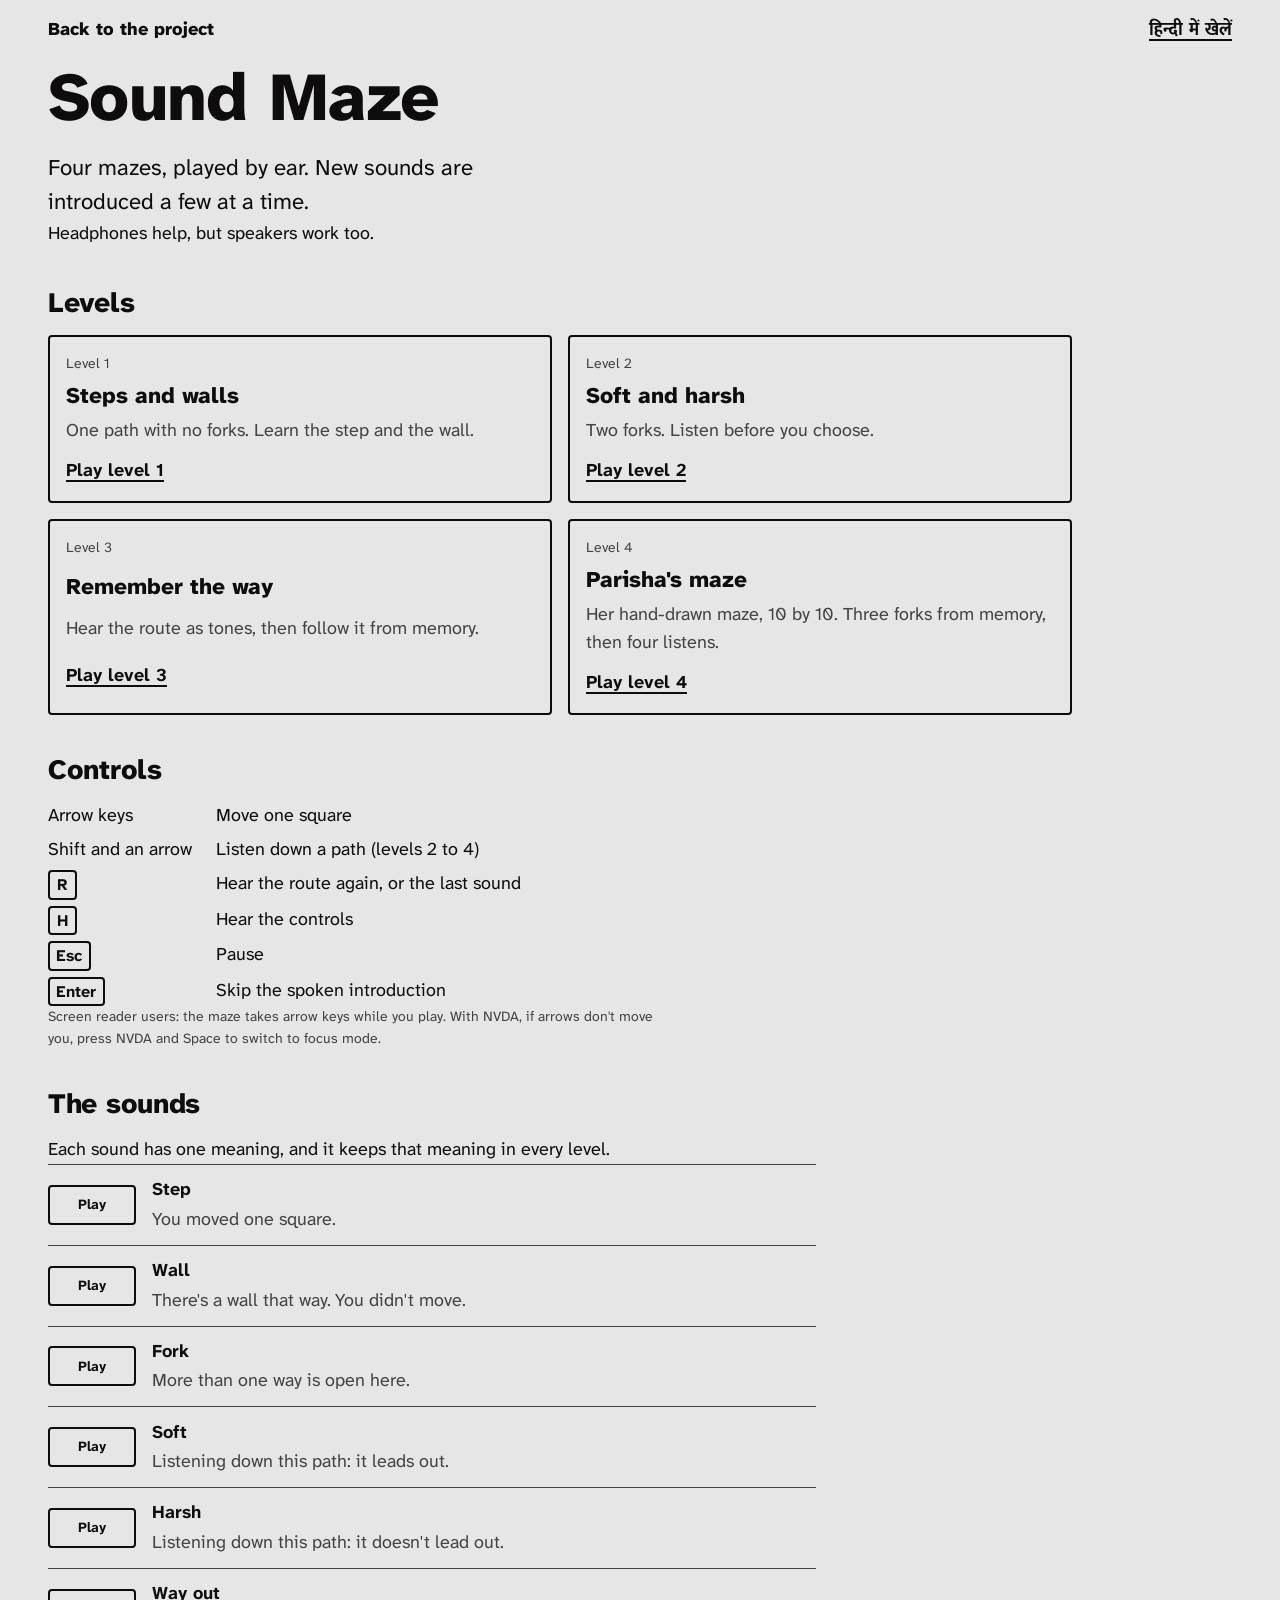
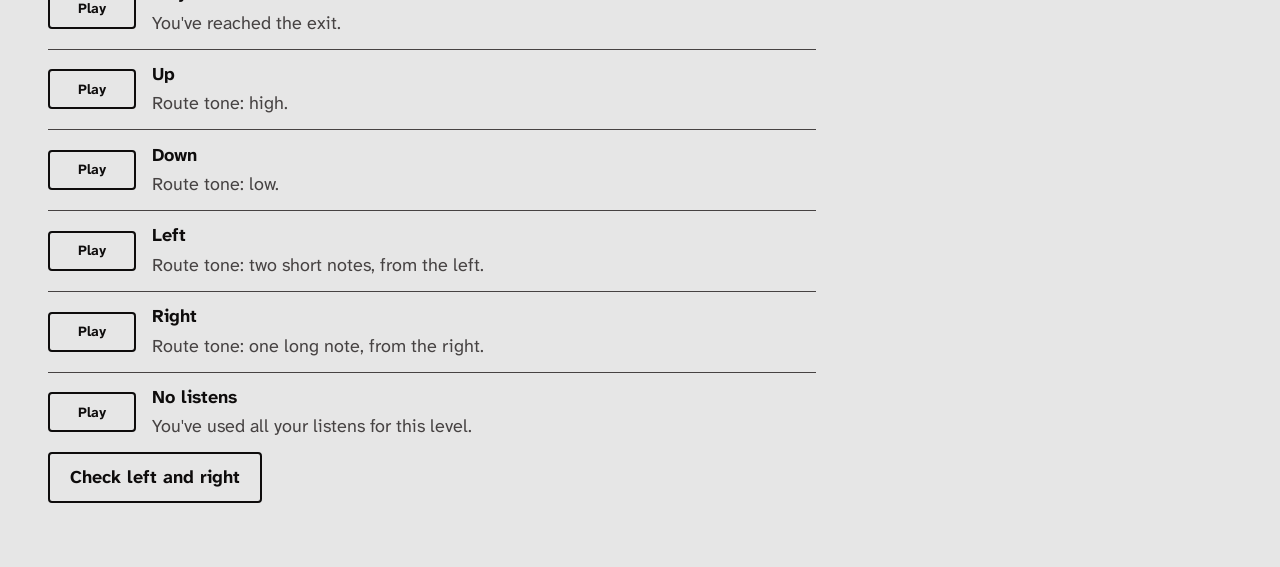
<file: play/index.html>
<!doctype html>
<html lang="en">
<head>
<meta charset="utf-8">
<meta name="viewport" content="width=device-width, initial-scale=1">
<title>Play Sound Maze</title>
<meta name="description" content="Four mazes, played by ear. New sounds are introduced a few at a time.">
<meta name="author" content="Parisha Jain">
<meta name="color-scheme" content="light dark">
<link rel="icon" href="../img/icon.svg" type="image/svg+xml">
<link rel="preconnect" href="https://fonts.googleapis.com">
<link rel="preconnect" href="https://fonts.gstatic.com" crossorigin>
<link rel="stylesheet" href="https://fonts.googleapis.com/css2?family=Atkinson+Hyperlegible+Next:wght@400;700;800&amp;family=Mukta:wght@400;600;800&amp;display=swap" media="print" onload="this.media='all'">
<noscript><link rel="stylesheet" href="https://fonts.googleapis.com/css2?family=Atkinson+Hyperlegible+Next:wght@400;700;800&amp;family=Mukta:wght@400;600;800&amp;display=swap"></noscript>
<meta property="og:type" content="website">
<meta property="og:title" content="Play Sound Maze">
<meta property="og:description" content="Four mazes, played by ear. New sounds are introduced a few at a time.">
<meta property="og:locale" content="en_IN">
<meta name="twitter:card" content="summary_large_image">
<meta property="og:url" content="https://swayam89.github.io/sound-maze/play/">
<meta property="og:image" content="https://swayam89.github.io/sound-maze/img/og.png">
<meta property="og:image:alt" content="Parisha's hand-drawn square maze in thick black lines, with red and green dots inside and a handwritten key on the left.">
<link rel="stylesheet" href="../css/style.css?v=4b7cf257">
<script type="importmap">{"imports":{"../js/maze.js":"../js/maze.js?v=e5c2ad19","../js/levels.js":"../js/levels.js?v=8637fc78","../js/audio.js":"../js/audio.js?v=1b7dc56c","../js/draw.js":"../js/draw.js?v=19b04712","../js/game.js":"../js/game.js?v=20189c57","../js/site.js":"../js/site.js?v=661138ca"}}</script>
<script type="module" src="../js/game.js?v=20189c57"></script>
</head>
<body class="game">
<header class="site-header">
  <a class="site-name" href="../">Back to the project</a>
  <a class="lang-switch" href="../hi/play/" lang="hi" hreflang="hi">हिन्दी में खेलें</a>
</header>
<main id="main">
  <p class="notice" id="no-keyboard" hidden>This game is played with a keyboard. Open this page on a laptop or desktop computer to play. <a href="../">Read about the project instead</a></p>
  <p class="notice" id="voice-failed" hidden>The voice didn't load, so instructions will appear as text. The game sounds still work. <button class="button button--small button--line" id="voice-retry" type="button">Try loading the voice again</button></p>
  <button class="button" id="audio-resume" type="button" hidden>Turn the sound back on</button>

  <section class="menu" id="menu" aria-labelledby="menu-title">
    <div>
      <h1 id="menu-title" tabindex="-1">Sound Maze</h1>
      <p class="intro">Four mazes, played by ear. New sounds are introduced a few at a time.</p>
      <p>Headphones help, but speakers work too.</p>
    </div>

    <section aria-labelledby="levels-heading">
      <h2 id="levels-heading">Levels</h2>
      <ol class="levels">
        <li><button class="level-button" type="button" data-level="0">
          <span class="n">Level 1</span>
          <span class="name">Steps and walls</span>
          <span class="desc">One path with no forks. Learn the step and the wall.</span>
          <span class="go">Play level 1</span>
        </button></li>
        <li><button class="level-button" type="button" data-level="1">
          <span class="n">Level 2</span>
          <span class="name">Soft and harsh</span>
          <span class="desc">Two forks. Listen before you choose.</span>
          <span class="go">Play level 2</span>
        </button></li>
        <li><button class="level-button" type="button" data-level="2">
          <span class="n">Level 3</span>
          <span class="name">Remember the way</span>
          <span class="desc">Hear the route as tones, then follow it from memory.</span>
          <span class="go">Play level 3</span>
        </button></li>
        <li><button class="level-button" type="button" data-level="3">
          <span class="n">Level 4</span>
          <span class="name">Parisha's maze</span>
          <span class="desc">Her hand-drawn maze, 10 by 10. Three forks from memory, then four listens.</span>
          <span class="go">Play level 4</span>
        </button></li>
      </ol>
    </section>

    <section aria-labelledby="controls-heading">
      <h2 id="controls-heading">Controls</h2>
      <dl class="controls">
        <dt>Arrow keys</dt><dd>Move one square</dd>
        <dt>Shift and an arrow</dt><dd>Listen down a path (levels 2 to 4)</dd>
        <dt><kbd>R</kbd></dt><dd>Hear the route again, or the last sound</dd>
        <dt><kbd>H</kbd></dt><dd>Hear the controls</dd>
        <dt><kbd>Esc</kbd></dt><dd>Pause</dd>
        <dt><kbd>Enter</kbd></dt><dd>Skip the spoken introduction</dd>
      </dl>
      <p class="sr-note">Screen reader users: the maze takes arrow keys while you play. With NVDA, if arrows don't move you, press NVDA and Space to switch to focus mode.</p>
    </section>

    <section aria-labelledby="sounds-heading">
      <h2 id="sounds-heading">The sounds</h2>
      <p>Each sound has one meaning, and it keeps that meaning in every level.</p>
      <ul class="sound-list">
  <li><button class="button button--small button--line" type="button" data-sound="step" aria-describedby="sound-step">Play<span class="visually-hidden"> Step</span></button>
    <span class="name">Step</span>
    <span class="meaning" id="sound-step">You moved one square.</span></li>
  <li><button class="button button--small button--line" type="button" data-sound="wall" aria-describedby="sound-wall">Play<span class="visually-hidden"> Wall</span></button>
    <span class="name">Wall</span>
    <span class="meaning" id="sound-wall">There's a wall that way. You didn't move.</span></li>
  <li><button class="button button--small button--line" type="button" data-sound="fork" aria-describedby="sound-fork">Play<span class="visually-hidden"> Fork</span></button>
    <span class="name">Fork</span>
    <span class="meaning" id="sound-fork">More than one way is open here.</span></li>
  <li><button class="button button--small button--line" type="button" data-sound="soft" aria-describedby="sound-soft">Play<span class="visually-hidden"> Soft</span></button>
    <span class="name">Soft</span>
    <span class="meaning" id="sound-soft">Listening down this path: it leads out.</span></li>
  <li><button class="button button--small button--line" type="button" data-sound="harsh" aria-describedby="sound-harsh">Play<span class="visually-hidden"> Harsh</span></button>
    <span class="name">Harsh</span>
    <span class="meaning" id="sound-harsh">Listening down this path: it doesn't lead out.</span></li>
  <li><button class="button button--small button--line" type="button" data-sound="exit" aria-describedby="sound-exit">Play<span class="visually-hidden"> Way out</span></button>
    <span class="name">Way out</span>
    <span class="meaning" id="sound-exit">You've reached the exit.</span></li>
  <li><button class="button button--small button--line" type="button" data-sound="up" aria-describedby="sound-up">Play<span class="visually-hidden"> Up</span></button>
    <span class="name">Up</span>
    <span class="meaning" id="sound-up">Route tone: high.</span></li>
  <li><button class="button button--small button--line" type="button" data-sound="down" aria-describedby="sound-down">Play<span class="visually-hidden"> Down</span></button>
    <span class="name">Down</span>
    <span class="meaning" id="sound-down">Route tone: low.</span></li>
  <li><button class="button button--small button--line" type="button" data-sound="left" aria-describedby="sound-left">Play<span class="visually-hidden"> Left</span></button>
    <span class="name">Left</span>
    <span class="meaning" id="sound-left">Route tone: two short notes, from the left.</span></li>
  <li><button class="button button--small button--line" type="button" data-sound="right" aria-describedby="sound-right">Play<span class="visually-hidden"> Right</span></button>
    <span class="name">Right</span>
    <span class="meaning" id="sound-right">Route tone: one long note, from the right.</span></li>
  <li><button class="button button--small button--line" type="button" data-sound="empty" aria-describedby="sound-empty">Play<span class="visually-hidden"> No listens</span></button>
    <span class="name">No listens</span>
    <span class="meaning" id="sound-empty">You've used all your listens for this level.</span></li>
</ul>
      <p><button class="button button--line" id="sound-check" type="button">Check left and right</button></p>
      <p id="sound-check-says" aria-live="polite"></p>
    </section>
  </section>

  <section class="stage" id="stage" hidden aria-labelledby="stage-title">
    <h1 class="visually-hidden" id="stage-title">Sound Maze</h1>
    <p class="paper-note">The maze is hidden while you play. You'll see it when you get out.</p>
    <div class="board" id="board" role="application" tabindex="0" aria-label="">
      <p class="caption" id="caption" aria-hidden="true"></p>
    </div>
    <p class="status"><span id="status-level"></span><span id="status-listens"></span><span id="status-steps"></span><span class="hint" id="status-hint"></span></p>
  </section>

  <section class="result" id="result" hidden aria-labelledby="result-title">
    <h1 id="result-title" tabindex="-1"></h1>
    <div class="result-grid">
      <div class="reveal-pair">
        <figure class="reveal">
          <div id="reveal"></div>
          <figcaption class="figure-note">The maze you just walked. Green dots mark your steps on the shortest route, and red crosses mark your steps off it.</figcaption>
        </figure>
        <figure id="reveal-sketch" hidden>
          <img src="../img/sketch-maze.png" width="900" height="900" alt="Parisha's hand-drawn maze: a square of thick black lines, with 14 green dots along the way through and 25 red dots in the side passages. The way in is at the bottom left and the way out at the top right.">
          <figcaption class="figure-note">Parisha's drawing of the same maze, with her red and green dots.</figcaption>
        </figure>
      </div>
      <div class="result-side">
        <p class="score-line"><span>Score</span> <strong id="score"></strong></p>
        <p class="best" id="best"></p>
        <dl class="stats" id="stats"></dl>
        <p class="score-rule">Out of 100. You lose 1 point for each step beyond the shortest route (40 at most), 4 for each listen and 2 for each route replay. Touching walls costs nothing.</p>
        <p class="caption caption--result" id="result-caption" aria-hidden="true"></p>
        <p id="all-done" hidden>That was the last level.</p>
        <div class="actions">
          <button class="button" id="next" type="button">Next level</button>
          <button class="button button--line" id="again" type="button">Play this level again</button>
          <button class="button button--line" id="result-to-levels" type="button">Back to the level list</button>
        </div>
      </div>
    </div>
  </section>

  <dialog class="pause" id="pause" aria-labelledby="pause-heading">
    <h2 id="pause-heading">Paused</h2>
    <div class="actions">
      <button class="button" id="resume" type="button">Resume</button>
      <button class="button button--line" id="restart" type="button">Restart this level</button>
      <button class="button button--line" id="skip-level" type="button">Skip to the next level</button>
      <button class="button button--line" id="pause-to-levels" type="button">Back to the level list</button>
    </div>
    <fieldset>
      <label>Sound volume<input id="volume-sounds" type="range" min="0" max="100" value="80"></label>
      <label>Voice volume<input id="volume-voice" type="range" min="0" max="100" value="90"></label>
      <label class="check"><input id="mono" type="checkbox"> Mono: same sound in both ears</label>
    </fieldset>
  </dialog>

  <div id="live" class="visually-hidden" aria-live="polite"></div>
</main>
<script type="application/json" id="strings">{"ui":{"page_title":"Play Sound Maze","back":"Back to the project","lang_switch":"हिन्दी में खेलें","intro":"Four mazes, played by ear. New sounds are introduced a few at a time.","headphones":"Headphones help, but speakers work too.","keyboard_only":"This game is played with a keyboard. Open this page on a laptop or desktop computer to play.","keyboard_only_link":"Read about the project instead","controls_heading":"Controls","key_move":"Arrow keys","key_move_desc":"Move one square","key_listen":"Shift and an arrow","key_listen_desc":"Listen down a path (levels 2 to 4)","key_repeat":"R","key_repeat_desc":"Hear the route again, or the last sound","key_help":"H","key_help_desc":"Hear the controls","key_pause":"Esc","key_pause_desc":"Pause","key_skip":"Enter","key_skip_desc":"Skip the spoken introduction","screen_reader_note":"Screen reader users: the maze takes arrow keys while you play. With NVDA, if arrows don't move you, press NVDA and Space to switch to focus mode.","levels_heading":"Levels","level_1_name":"Steps and walls","level_1_desc":"One path with no forks. Learn the step and the wall.","level_2_name":"Soft and harsh","level_2_desc":"Two forks. Listen before you choose.","level_3_name":"Remember the way","level_3_desc":"Hear the route as tones, then follow it from memory.","level_4_name":"Parisha's maze","level_4_desc":"Her hand-drawn maze, 10 by 10. Three forks from memory, then four listens.","level_play":"Play level {n}","sounds_heading":"The sounds","sounds_intro":"Each sound has one meaning, and it keeps that meaning in every level.","sound_play":"Play","sound_step_name":"Step","sound_step_meaning":"You moved one square.","sound_wall_name":"Wall","sound_wall_meaning":"There's a wall that way. You didn't move.","sound_fork_name":"Fork","sound_fork_meaning":"More than one way is open here.","sound_soft_name":"Soft","sound_soft_meaning":"Listening down this path: it leads out.","sound_harsh_name":"Harsh","sound_harsh_meaning":"Listening down this path: it doesn't lead out.","sound_exit_name":"Way out","sound_exit_meaning":"You've reached the exit.","sound_up_name":"Up","sound_up_meaning":"Route tone: high.","sound_down_name":"Down","sound_down_meaning":"Route tone: low.","sound_left_name":"Left","sound_left_meaning":"Route tone: two short notes, from the left.","sound_right_name":"Right","sound_right_meaning":"Route tone: one long note, from the right.","sound_empty_name":"No listens","sound_empty_meaning":"You've used all your listens for this level.","sound_check":"Check left and right","sound_check_left":"This step should come from your left.","sound_check_right":"This step should come from your right.","status_level":"Level {n}","status_listens":"Listens left: {n}","status_steps":"Steps: {n}","status_hint":"H for help. Esc to pause.","status_skip":"Enter skips the introduction.","paper_note":"The maze is hidden while you play. You'll see it when you get out.","pause_heading":"Paused","resume":"Resume","restart":"Restart this level","skip_level":"Skip to the next level","to_levels":"Back to the level list","volume_sounds":"Sound volume","volume_voice":"Voice volume","mono":"Mono: same sound in both ears","result_heading":"You're out of level {n}","stat_steps":"Steps taken","stat_shortest":"Shortest route","stat_listens":"Listens used","stat_replays":"Route replays","stat_walls":"Walls touched","stat_time":"Time","score_label":"Score","score_rule":"Out of 100. You lose 1 point for each step beyond the shortest route (40 at most), 4 for each listen and 2 for each route replay. Touching walls costs nothing.","reveal_caption":"The maze you just walked. Green dots mark your steps on the shortest route, and red crosses mark your steps off it.","reveal_sketch_caption":"Parisha's drawing of the same maze, with her red and green dots.","next_level":"Next level","play_again":"Play this level again","all_done":"That was the last level.","load_error":"The voice didn't load, so instructions will appear as text. The game sounds still work.","retry":"Try loading the voice again","audio_blocked":"Turn the sound back on","minutes_seconds":"{m} min {s} s","seconds":"{s} s","best_on_device":"Your best on this device: {n}","decision_from":"From the research","decision_to":"In the demo","description_label":"Read a description of the drawing","access_heading":"Who can play it","access_note":"The demo is played by ear, so it needs hearing in at least one ear. If you hear with one ear only, turn on Mono in the pause menu. Everything the narrator says also appears on screen. The demo needs a keyboard, so it doesn't work on phones yet. It hasn't been tested with blind or visually impaired players.","sketch_maze_alt":"Parisha's hand-drawn maze: a square of thick black lines, with 14 green dots along the way through and 25 red dots in the side passages. The way in is at the bottom left and the way out at the top right.","typefaces":"Set in Atkinson Hyperlegible Next, designed by the Braille Institute for readers with low vision, and Mukta by Ek Type for the Hindi."},"voice":{"welcome":"Sound Maze. You find your way through each maze by sound. Headphones help, but speakers work too.","l1_title":"Level one. Steps and walls.","teach_step":"Each step sounds like this.","teach_wall":"Walk into a wall and you hear this.","teach_exit":"And this means you've found the way out.","l1_go":"Use the arrow keys. You always start at the bottom left, and the way out is always at the top right.","l2_title":"Level two. Soft and harsh.","teach_fork":"This sound means you're at a fork, where more than one way is open.","teach_listen":"To listen down a path before you take it, hold Shift and press an arrow.","teach_soft":"Soft and smooth. That way leads out.","teach_harsh":"Harsh and buzzing. That way doesn't lead out.","l2_go":"You can listen four times in this level. Keep them for the forks.","l3_title":"Level three. Remember the way.","teach_dirs":"Each direction has its own tone.","dir_up":"Up: a high note.","dir_down":"Down: a low note.","dir_left":"Left: two short notes.","dir_right":"Right: one long note.","teach_route":"Before you start, you'll hear which way to go at each fork, in order. Press R to hear it again.","l4_title":"Level four. Parisha's maze.","l4_intro":"Parisha Jain drew this maze by hand. It's ten squares across and ten down. You'll hear the first three forks. After that, you have four listens.","route_here":"Here is the way to go.","go":"Go.","no_listens":"You can't listen any more in this level.","help":"Arrow keys move. Shift and an arrow listens down a path. R repeats. Escape pauses.","paused":"Paused.","out":"Oh, you found the way out!","score":"Score:","next":"Press Enter for the next level.","all_done":"That was the last level. Press Enter to go back to the start.","wall_1":"Oh, you've hit a wall.","wall_2":"That's a wall.","wall_3":"Wall there."}}</script>
</body>
</html>
</file>
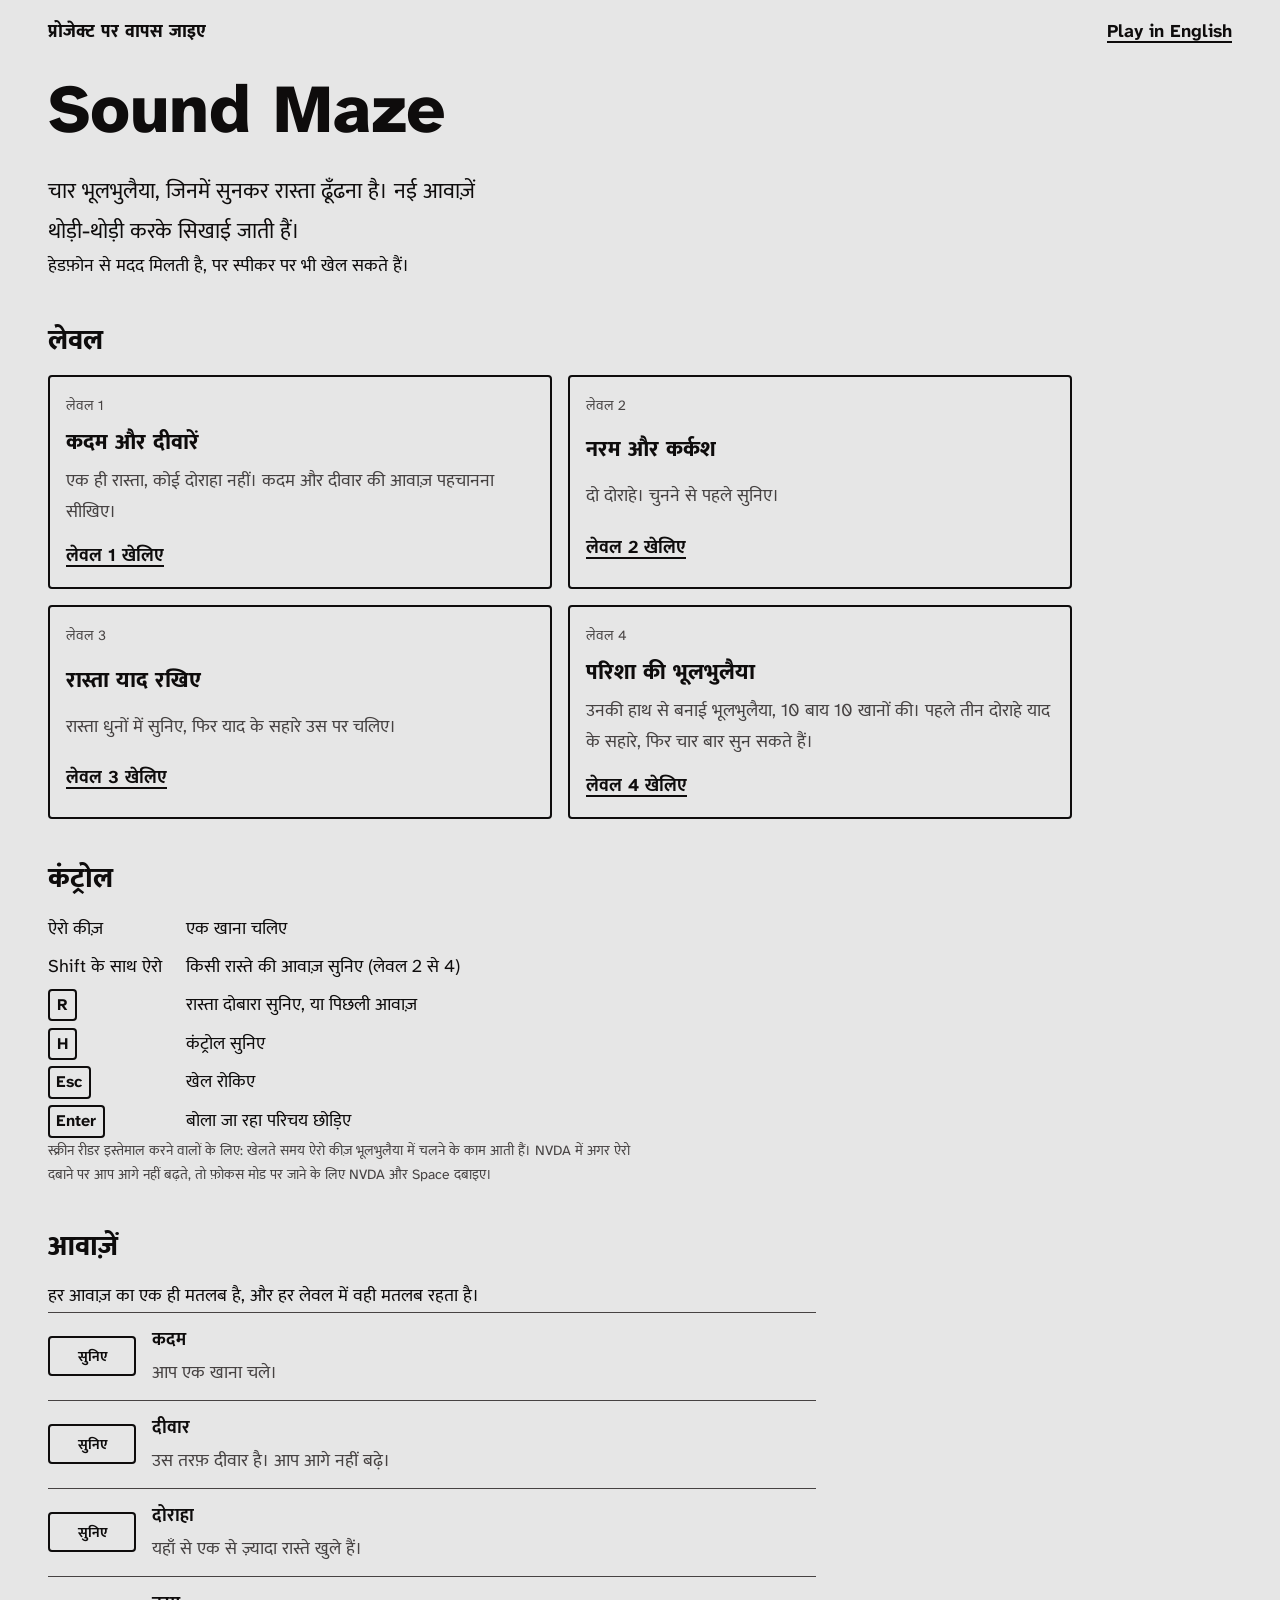
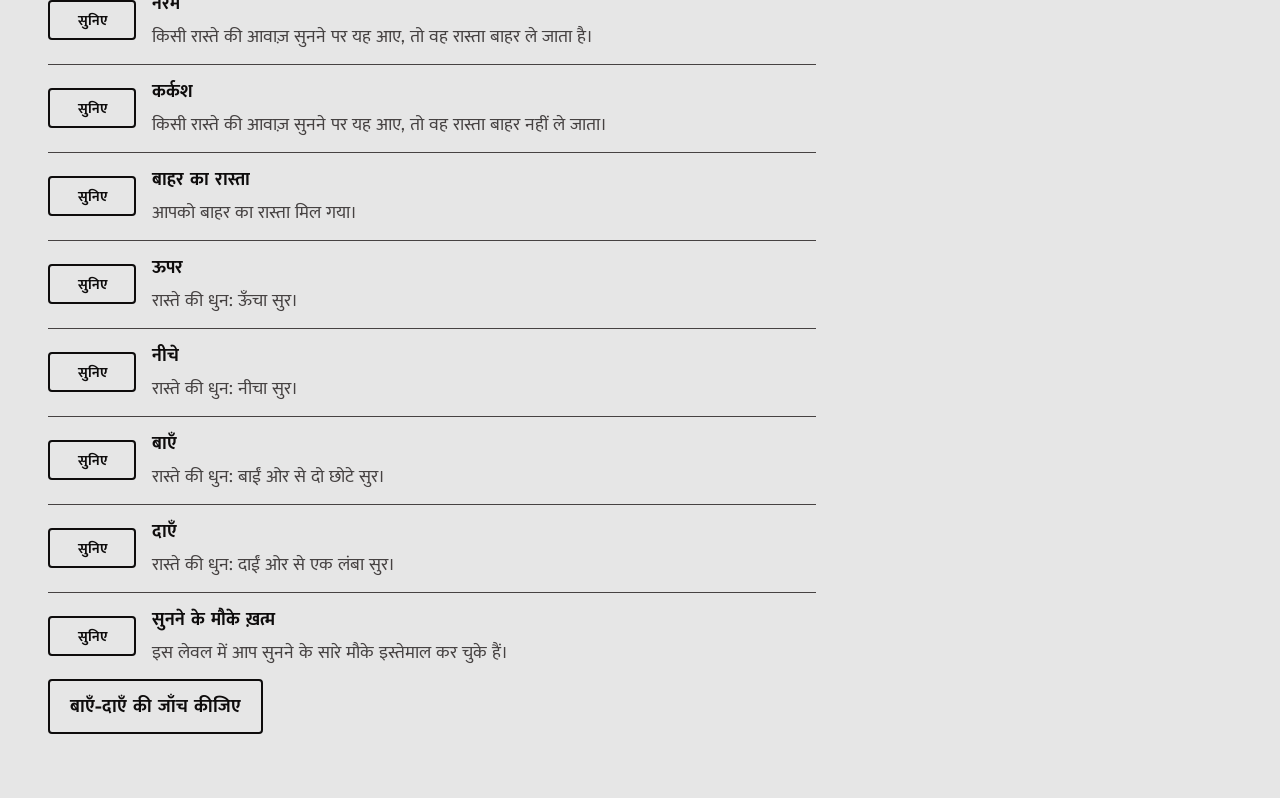
<file: hi/play/index.html>
<!doctype html>
<html lang="hi">
<head>
<meta charset="utf-8">
<meta name="viewport" content="width=device-width, initial-scale=1">
<title>साउंड मेज़ खेलिए</title>
<meta name="description" content="चार भूलभुलैया, जिनमें सुनकर रास्ता ढूँढना है। नई आवाज़ें थोड़ी-थोड़ी करके सिखाई जाती हैं।">
<meta name="author" content="Parisha Jain">
<meta name="color-scheme" content="light dark">
<link rel="icon" href="../../img/icon.svg" type="image/svg+xml">
<link rel="preconnect" href="https://fonts.googleapis.com">
<link rel="preconnect" href="https://fonts.gstatic.com" crossorigin>
<link rel="stylesheet" href="https://fonts.googleapis.com/css2?family=Atkinson+Hyperlegible+Next:wght@400;700;800&amp;family=Mukta:wght@400;600;800&amp;display=swap" media="print" onload="this.media='all'">
<noscript><link rel="stylesheet" href="https://fonts.googleapis.com/css2?family=Atkinson+Hyperlegible+Next:wght@400;700;800&amp;family=Mukta:wght@400;600;800&amp;display=swap"></noscript>
<meta property="og:type" content="website">
<meta property="og:title" content="साउंड मेज़ खेलिए">
<meta property="og:description" content="चार भूलभुलैया, जिनमें सुनकर रास्ता ढूँढना है। नई आवाज़ें थोड़ी-थोड़ी करके सिखाई जाती हैं।">
<meta property="og:locale" content="hi_IN">
<meta name="twitter:card" content="summary_large_image">
<meta property="og:url" content="https://swayam89.github.io/sound-maze/hi/play/">
<meta property="og:image" content="https://swayam89.github.io/sound-maze/img/og.png">
<meta property="og:image:alt" content="परिशा की हाथ से बनाई चौकोर भूलभुलैया, मोटी काली लकीरों में, जिसके अंदर लाल और हरे बिंदु हैं और बाईं ओर हाथ से लिखी संकेत-सूची है।">
<link rel="stylesheet" href="../../css/style.css?v=4b7cf257">
<script type="importmap">{"imports":{"../../js/maze.js":"../../js/maze.js?v=e5c2ad19","../../js/levels.js":"../../js/levels.js?v=8637fc78","../../js/audio.js":"../../js/audio.js?v=1b7dc56c","../../js/draw.js":"../../js/draw.js?v=19b04712","../../js/game.js":"../../js/game.js?v=20189c57","../../js/site.js":"../../js/site.js?v=661138ca"}}</script>
<script type="module" src="../../js/game.js?v=20189c57"></script>
</head>
<body class="game">
<header class="site-header">
  <a class="site-name" href="../../hi/">प्रोजेक्ट पर वापस जाइए</a>
  <a class="lang-switch" href="../../play/" lang="en" hreflang="en">Play in English</a>
</header>
<main id="main">
  <p class="notice" id="no-keyboard" hidden>यह खेल कीबोर्ड से खेला जाता है। खेलने के लिए यह पेज लैपटॉप या डेस्कटॉप कंप्यूटर पर खोलिए। <a href="../../hi/">इसके बजाय प्रोजेक्ट के बारे में पढ़िए</a></p>
  <p class="notice" id="voice-failed" hidden>बोलने वाली आवाज़ लोड नहीं हुई, इसलिए निर्देश लिखकर दिखेंगे। खेल की आवाज़ें फिर भी काम करती हैं। <button class="button button--small button--line" id="voice-retry" type="button">बोलने वाली आवाज़ फिर से लोड कीजिए</button></p>
  <button class="button" id="audio-resume" type="button" hidden>आवाज़ फिर से चालू कीजिए</button>

  <section class="menu" id="menu" aria-labelledby="menu-title">
    <div>
      <h1 id="menu-title" tabindex="-1">Sound Maze</h1>
      <p class="intro">चार भूलभुलैया, जिनमें सुनकर रास्ता ढूँढना है। नई आवाज़ें थोड़ी-थोड़ी करके सिखाई जाती हैं।</p>
      <p>हेडफ़ोन से मदद मिलती है, पर स्पीकर पर भी खेल सकते हैं।</p>
    </div>

    <section aria-labelledby="levels-heading">
      <h2 id="levels-heading">लेवल</h2>
      <ol class="levels">
        <li><button class="level-button" type="button" data-level="0">
          <span class="n">लेवल 1</span>
          <span class="name">कदम और दीवारें</span>
          <span class="desc">एक ही रास्ता, कोई दोराहा नहीं। कदम और दीवार की आवाज़ पहचानना सीखिए।</span>
          <span class="go">लेवल 1 खेलिए</span>
        </button></li>
        <li><button class="level-button" type="button" data-level="1">
          <span class="n">लेवल 2</span>
          <span class="name">नरम और कर्कश</span>
          <span class="desc">दो दोराहे। चुनने से पहले सुनिए।</span>
          <span class="go">लेवल 2 खेलिए</span>
        </button></li>
        <li><button class="level-button" type="button" data-level="2">
          <span class="n">लेवल 3</span>
          <span class="name">रास्ता याद रखिए</span>
          <span class="desc">रास्ता धुनों में सुनिए, फिर याद के सहारे उस पर चलिए।</span>
          <span class="go">लेवल 3 खेलिए</span>
        </button></li>
        <li><button class="level-button" type="button" data-level="3">
          <span class="n">लेवल 4</span>
          <span class="name">परिशा की भूलभुलैया</span>
          <span class="desc">उनकी हाथ से बनाई भूलभुलैया, 10 बाय 10 खानों की। पहले तीन दोराहे याद के सहारे, फिर चार बार सुन सकते हैं।</span>
          <span class="go">लेवल 4 खेलिए</span>
        </button></li>
      </ol>
    </section>

    <section aria-labelledby="controls-heading">
      <h2 id="controls-heading">कंट्रोल</h2>
      <dl class="controls">
        <dt>ऐरो कीज़</dt><dd>एक खाना चलिए</dd>
        <dt>Shift के साथ ऐरो</dt><dd>किसी रास्ते की आवाज़ सुनिए (लेवल 2 से 4)</dd>
        <dt><kbd>R</kbd></dt><dd>रास्ता दोबारा सुनिए, या पिछली आवाज़</dd>
        <dt><kbd>H</kbd></dt><dd>कंट्रोल सुनिए</dd>
        <dt><kbd>Esc</kbd></dt><dd>खेल रोकिए</dd>
        <dt><kbd>Enter</kbd></dt><dd>बोला जा रहा परिचय छोड़िए</dd>
      </dl>
      <p class="sr-note">स्क्रीन रीडर इस्तेमाल करने वालों के लिए: खेलते समय ऐरो कीज़ भूलभुलैया में चलने के काम आती हैं। NVDA में अगर ऐरो दबाने पर आप आगे नहीं बढ़ते, तो फ़ोकस मोड पर जाने के लिए NVDA और Space दबाइए।</p>
    </section>

    <section aria-labelledby="sounds-heading">
      <h2 id="sounds-heading">आवाज़ें</h2>
      <p>हर आवाज़ का एक ही मतलब है, और हर लेवल में वही मतलब रहता है।</p>
      <ul class="sound-list">
  <li><button class="button button--small button--line" type="button" data-sound="step" aria-describedby="sound-step">सुनिए<span class="visually-hidden"> कदम</span></button>
    <span class="name">कदम</span>
    <span class="meaning" id="sound-step">आप एक खाना चले।</span></li>
  <li><button class="button button--small button--line" type="button" data-sound="wall" aria-describedby="sound-wall">सुनिए<span class="visually-hidden"> दीवार</span></button>
    <span class="name">दीवार</span>
    <span class="meaning" id="sound-wall">उस तरफ़ दीवार है। आप आगे नहीं बढ़े।</span></li>
  <li><button class="button button--small button--line" type="button" data-sound="fork" aria-describedby="sound-fork">सुनिए<span class="visually-hidden"> दोराहा</span></button>
    <span class="name">दोराहा</span>
    <span class="meaning" id="sound-fork">यहाँ से एक से ज़्यादा रास्ते खुले हैं।</span></li>
  <li><button class="button button--small button--line" type="button" data-sound="soft" aria-describedby="sound-soft">सुनिए<span class="visually-hidden"> नरम</span></button>
    <span class="name">नरम</span>
    <span class="meaning" id="sound-soft">किसी रास्ते की आवाज़ सुनने पर यह आए, तो वह रास्ता बाहर ले जाता है।</span></li>
  <li><button class="button button--small button--line" type="button" data-sound="harsh" aria-describedby="sound-harsh">सुनिए<span class="visually-hidden"> कर्कश</span></button>
    <span class="name">कर्कश</span>
    <span class="meaning" id="sound-harsh">किसी रास्ते की आवाज़ सुनने पर यह आए, तो वह रास्ता बाहर नहीं ले जाता।</span></li>
  <li><button class="button button--small button--line" type="button" data-sound="exit" aria-describedby="sound-exit">सुनिए<span class="visually-hidden"> बाहर का रास्ता</span></button>
    <span class="name">बाहर का रास्ता</span>
    <span class="meaning" id="sound-exit">आपको बाहर का रास्ता मिल गया।</span></li>
  <li><button class="button button--small button--line" type="button" data-sound="up" aria-describedby="sound-up">सुनिए<span class="visually-hidden"> ऊपर</span></button>
    <span class="name">ऊपर</span>
    <span class="meaning" id="sound-up">रास्ते की धुन: ऊँचा सुर।</span></li>
  <li><button class="button button--small button--line" type="button" data-sound="down" aria-describedby="sound-down">सुनिए<span class="visually-hidden"> नीचे</span></button>
    <span class="name">नीचे</span>
    <span class="meaning" id="sound-down">रास्ते की धुन: नीचा सुर।</span></li>
  <li><button class="button button--small button--line" type="button" data-sound="left" aria-describedby="sound-left">सुनिए<span class="visually-hidden"> बाएँ</span></button>
    <span class="name">बाएँ</span>
    <span class="meaning" id="sound-left">रास्ते की धुन: बाईं ओर से दो छोटे सुर।</span></li>
  <li><button class="button button--small button--line" type="button" data-sound="right" aria-describedby="sound-right">सुनिए<span class="visually-hidden"> दाएँ</span></button>
    <span class="name">दाएँ</span>
    <span class="meaning" id="sound-right">रास्ते की धुन: दाईं ओर से एक लंबा सुर।</span></li>
  <li><button class="button button--small button--line" type="button" data-sound="empty" aria-describedby="sound-empty">सुनिए<span class="visually-hidden"> सुनने के मौके ख़त्म</span></button>
    <span class="name">सुनने के मौके ख़त्म</span>
    <span class="meaning" id="sound-empty">इस लेवल में आप सुनने के सारे मौके इस्तेमाल कर चुके हैं।</span></li>
</ul>
      <p><button class="button button--line" id="sound-check" type="button">बाएँ-दाएँ की जाँच कीजिए</button></p>
      <p id="sound-check-says" aria-live="polite"></p>
    </section>
  </section>

  <section class="stage" id="stage" hidden aria-labelledby="stage-title">
    <h1 class="visually-hidden" id="stage-title">Sound Maze</h1>
    <p class="paper-note">खेलते समय भूलभुलैया छिपी रहती है। बाहर निकलने पर आप उसे देख पाएँगे।</p>
    <div class="board" id="board" role="application" tabindex="0" aria-label="">
      <p class="caption" id="caption" aria-hidden="true"></p>
    </div>
    <p class="status"><span id="status-level"></span><span id="status-listens"></span><span id="status-steps"></span><span class="hint" id="status-hint"></span></p>
  </section>

  <section class="result" id="result" hidden aria-labelledby="result-title">
    <h1 id="result-title" tabindex="-1"></h1>
    <div class="result-grid">
      <div class="reveal-pair">
        <figure class="reveal">
          <div id="reveal"></div>
          <figcaption class="figure-note">वह भूलभुलैया जिससे आप अभी गुज़रे। हरे बिंदु सबसे छोटे रास्ते पर पड़े आपके कदम दिखाते हैं, और लाल क्रॉस उस रास्ते से हटकर पड़े कदम।</figcaption>
        </figure>
        <figure id="reveal-sketch" hidden>
          <img src="../../img/sketch-maze.png" width="900" height="900" alt="परिशा की हाथ से बनाई भूलभुलैया: मोटी काली रेखाओं का एक चौकोर, जिसमें बाहर जाने वाले रास्ते पर 14 हरे बिंदु हैं और बगल के रास्तों में 25 लाल बिंदु। अंदर आने का रास्ता नीचे बाईं ओर है और बाहर का रास्ता ऊपर दाईं ओर।">
          <figcaption class="figure-note">इसी भूलभुलैया का परिशा का बनाया चित्र, उनके लाल और हरे बिंदुओं के साथ।</figcaption>
        </figure>
      </div>
      <div class="result-side">
        <p class="score-line"><span>स्कोर</span> <strong id="score"></strong></p>
        <p class="best" id="best"></p>
        <dl class="stats" id="stats"></dl>
        <p class="score-rule">100 में से। सबसे छोटे रास्ते से ज़्यादा हर कदम पर 1 अंक कटता है (ज़्यादा से ज़्यादा 40), सुनने का हर मौका इस्तेमाल करने पर 4, और हर बार रास्ता दोबारा सुनने पर 2। दीवार से टकराने पर कोई अंक नहीं कटता।</p>
        <p class="caption caption--result" id="result-caption" aria-hidden="true"></p>
        <p id="all-done" hidden>यह आख़िरी लेवल था।</p>
        <div class="actions">
          <button class="button" id="next" type="button">अगला लेवल</button>
          <button class="button button--line" id="again" type="button">यह लेवल फिर से खेलिए</button>
          <button class="button button--line" id="result-to-levels" type="button">लेवल की सूची पर लौटिए</button>
        </div>
      </div>
    </div>
  </section>

  <dialog class="pause" id="pause" aria-labelledby="pause-heading">
    <h2 id="pause-heading">खेल रुका है</h2>
    <div class="actions">
      <button class="button" id="resume" type="button">खेल जारी रखिए</button>
      <button class="button button--line" id="restart" type="button">यह लेवल फिर से शुरू कीजिए</button>
      <button class="button button--line" id="skip-level" type="button">अगले लेवल पर जाइए</button>
      <button class="button button--line" id="pause-to-levels" type="button">लेवल की सूची पर लौटिए</button>
    </div>
    <fieldset>
      <label>खेल की आवाज़ों का वॉल्यूम<input id="volume-sounds" type="range" min="0" max="100" value="80"></label>
      <label>बोलने वाली आवाज़ का वॉल्यूम<input id="volume-voice" type="range" min="0" max="100" value="90"></label>
      <label class="check"><input id="mono" type="checkbox"> मोनो: दोनों कानों में एक जैसी आवाज़</label>
    </fieldset>
  </dialog>

  <div id="live" class="visually-hidden" aria-live="polite"></div>
</main>
<script type="application/json" id="strings">{"ui":{"page_title":"साउंड मेज़ खेलिए","back":"प्रोजेक्ट पर वापस जाइए","lang_switch":"Play in English","intro":"चार भूलभुलैया, जिनमें सुनकर रास्ता ढूँढना है। नई आवाज़ें थोड़ी-थोड़ी करके सिखाई जाती हैं।","headphones":"हेडफ़ोन से मदद मिलती है, पर स्पीकर पर भी खेल सकते हैं।","keyboard_only":"यह खेल कीबोर्ड से खेला जाता है। खेलने के लिए यह पेज लैपटॉप या डेस्कटॉप कंप्यूटर पर खोलिए।","keyboard_only_link":"इसके बजाय प्रोजेक्ट के बारे में पढ़िए","controls_heading":"कंट्रोल","key_move":"ऐरो कीज़","key_move_desc":"एक खाना चलिए","key_listen":"Shift के साथ ऐरो","key_listen_desc":"किसी रास्ते की आवाज़ सुनिए (लेवल 2 से 4)","key_repeat":"R","key_repeat_desc":"रास्ता दोबारा सुनिए, या पिछली आवाज़","key_help":"H","key_help_desc":"कंट्रोल सुनिए","key_pause":"Esc","key_pause_desc":"खेल रोकिए","key_skip":"Enter","key_skip_desc":"बोला जा रहा परिचय छोड़िए","screen_reader_note":"स्क्रीन रीडर इस्तेमाल करने वालों के लिए: खेलते समय ऐरो कीज़ भूलभुलैया में चलने के काम आती हैं। NVDA में अगर ऐरो दबाने पर आप आगे नहीं बढ़ते, तो फ़ोकस मोड पर जाने के लिए NVDA और Space दबाइए।","levels_heading":"लेवल","level_1_name":"कदम और दीवारें","level_1_desc":"एक ही रास्ता, कोई दोराहा नहीं। कदम और दीवार की आवाज़ पहचानना सीखिए।","level_2_name":"नरम और कर्कश","level_2_desc":"दो दोराहे। चुनने से पहले सुनिए।","level_3_name":"रास्ता याद रखिए","level_3_desc":"रास्ता धुनों में सुनिए, फिर याद के सहारे उस पर चलिए।","level_4_name":"परिशा की भूलभुलैया","level_4_desc":"उनकी हाथ से बनाई भूलभुलैया, 10 बाय 10 खानों की। पहले तीन दोराहे याद के सहारे, फिर चार बार सुन सकते हैं।","level_play":"लेवल {n} खेलिए","sounds_heading":"आवाज़ें","sounds_intro":"हर आवाज़ का एक ही मतलब है, और हर लेवल में वही मतलब रहता है।","sound_play":"सुनिए","sound_step_name":"कदम","sound_step_meaning":"आप एक खाना चले।","sound_wall_name":"दीवार","sound_wall_meaning":"उस तरफ़ दीवार है। आप आगे नहीं बढ़े।","sound_fork_name":"दोराहा","sound_fork_meaning":"यहाँ से एक से ज़्यादा रास्ते खुले हैं।","sound_soft_name":"नरम","sound_soft_meaning":"किसी रास्ते की आवाज़ सुनने पर यह आए, तो वह रास्ता बाहर ले जाता है।","sound_harsh_name":"कर्कश","sound_harsh_meaning":"किसी रास्ते की आवाज़ सुनने पर यह आए, तो वह रास्ता बाहर नहीं ले जाता।","sound_exit_name":"बाहर का रास्ता","sound_exit_meaning":"आपको बाहर का रास्ता मिल गया।","sound_up_name":"ऊपर","sound_up_meaning":"रास्ते की धुन: ऊँचा सुर।","sound_down_name":"नीचे","sound_down_meaning":"रास्ते की धुन: नीचा सुर।","sound_left_name":"बाएँ","sound_left_meaning":"रास्ते की धुन: बाईं ओर से दो छोटे सुर।","sound_right_name":"दाएँ","sound_right_meaning":"रास्ते की धुन: दाईं ओर से एक लंबा सुर।","sound_empty_name":"सुनने के मौके ख़त्म","sound_empty_meaning":"इस लेवल में आप सुनने के सारे मौके इस्तेमाल कर चुके हैं।","sound_check":"बाएँ-दाएँ की जाँच कीजिए","sound_check_left":"यह कदम आपको बाईं ओर से सुनाई देना चाहिए।","sound_check_right":"यह कदम आपको दाईं ओर से सुनाई देना चाहिए।","status_level":"लेवल {n}","status_listens":"सुनने के बचे मौके: {n}","status_steps":"कदम: {n}","status_hint":"मदद के लिए H, खेल रोकने के लिए Esc।","status_skip":"परिचय छोड़ने के लिए Enter दबाइए।","paper_note":"खेलते समय भूलभुलैया छिपी रहती है। बाहर निकलने पर आप उसे देख पाएँगे।","pause_heading":"खेल रुका है","resume":"खेल जारी रखिए","restart":"यह लेवल फिर से शुरू कीजिए","skip_level":"अगले लेवल पर जाइए","to_levels":"लेवल की सूची पर लौटिए","volume_sounds":"खेल की आवाज़ों का वॉल्यूम","volume_voice":"बोलने वाली आवाज़ का वॉल्यूम","mono":"मोनो: दोनों कानों में एक जैसी आवाज़","result_heading":"आप लेवल {n} की भूलभुलैया से बाहर निकल आए","stat_steps":"कितने कदम चले","stat_shortest":"सबसे छोटा रास्ता","stat_listens":"सुनने के कितने मौके इस्तेमाल किए","stat_replays":"रास्ता कितनी बार दोबारा सुना","stat_walls":"कितनी बार दीवार से टकराए","stat_time":"समय","score_label":"स्कोर","score_rule":"100 में से। सबसे छोटे रास्ते से ज़्यादा हर कदम पर 1 अंक कटता है (ज़्यादा से ज़्यादा 40), सुनने का हर मौका इस्तेमाल करने पर 4, और हर बार रास्ता दोबारा सुनने पर 2। दीवार से टकराने पर कोई अंक नहीं कटता।","reveal_caption":"वह भूलभुलैया जिससे आप अभी गुज़रे। हरे बिंदु सबसे छोटे रास्ते पर पड़े आपके कदम दिखाते हैं, और लाल क्रॉस उस रास्ते से हटकर पड़े कदम।","reveal_sketch_caption":"इसी भूलभुलैया का परिशा का बनाया चित्र, उनके लाल और हरे बिंदुओं के साथ।","next_level":"अगला लेवल","play_again":"यह लेवल फिर से खेलिए","all_done":"यह आख़िरी लेवल था।","load_error":"बोलने वाली आवाज़ लोड नहीं हुई, इसलिए निर्देश लिखकर दिखेंगे। खेल की आवाज़ें फिर भी काम करती हैं।","retry":"बोलने वाली आवाज़ फिर से लोड कीजिए","audio_blocked":"आवाज़ फिर से चालू कीजिए","minutes_seconds":"{m} मिनट {s} सेकंड","seconds":"{s} सेकंड","best_on_device":"इस डिवाइस पर आपका सबसे अच्छा स्कोर: {n}","decision_from":"शोध से","decision_to":"डेमो में","description_label":"चित्र का विवरण पढ़िए","access_heading":"इसे कौन खेल सकता है","access_note":"यह डेमो सुनकर खेला जाता है, इसलिए कम से कम एक कान से सुन पाना ज़रूरी है। अगर आप एक ही कान से सुनते हैं, तो खेल रोककर मोनो चालू कीजिए। जो कुछ भी बोलकर बताया जाता है, वह स्क्रीन पर भी लिखा दिखता है। यह डेमो कीबोर्ड से खेला जाता है, इसलिए अभी फ़ोन पर नहीं चलता। अभी तक इसे दृष्टिहीन या दृष्टिबाधित खिलाड़ियों के साथ परखा नहीं गया है।","sketch_maze_alt":"परिशा की हाथ से बनाई भूलभुलैया: मोटी काली रेखाओं का एक चौकोर, जिसमें बाहर जाने वाले रास्ते पर 14 हरे बिंदु हैं और बगल के रास्तों में 25 लाल बिंदु। अंदर आने का रास्ता नीचे बाईं ओर है और बाहर का रास्ता ऊपर दाईं ओर।","typefaces":"अंग्रेज़ी के लिए Atkinson Hyperlegible Next फ़ॉन्ट, जिसे Braille Institute ने कम दृष्टि वाले पाठकों के लिए बनाया है, और हिंदी के लिए Ek Type का Mukta फ़ॉन्ट।"},"voice":{"welcome":"साउंड मेज़। हर भूलभुलैया में आपको आवाज़ के सहारे रास्ता ढूँढना है। हेडफ़ोन से मदद मिलती है, पर स्पीकर पर भी खेल सकते हैं।","l1_title":"पहला लेवल। कदम और दीवारें।","teach_step":"हर कदम पर ऐसी आवाज़ आती है।","teach_wall":"दीवार से टकराने पर यह आवाज़ आती है।","teach_exit":"और इसका मतलब है कि आपको बाहर का रास्ता मिल गया।","l1_go":"ऐरो कीज़ से चलिए। आप हमेशा नीचे बाईं ओर से शुरू करते हैं, और बाहर का रास्ता हमेशा ऊपर दाईं ओर होता है।","l2_title":"दूसरा लेवल। नरम और कर्कश।","teach_fork":"इस आवाज़ का मतलब है कि आप दोराहे पर हैं, जहाँ से एक से ज़्यादा रास्ते खुले हैं।","teach_listen":"किसी रास्ते पर जाने से पहले उसकी आवाज़ सुनने के लिए Shift दबाकर रखिए और उस तरफ़ का ऐरो दबाइए।","teach_soft":"नरम और मुलायम आवाज़। यह रास्ता बाहर ले जाता है।","teach_harsh":"कर्कश आवाज़। यह रास्ता बाहर नहीं ले जाता।","l2_go":"आप चार बार सुन सकते हैं। ये मौके दोराहों के लिए बचाकर रखिए।","l3_title":"तीसरा लेवल। रास्ता याद रखिए।","teach_dirs":"हर दिशा की अपनी धुन है।","dir_up":"ऊपर: ऊँचा सुर।","dir_down":"नीचे: नीचा सुर।","dir_left":"बाएँ: दो छोटे सुर।","dir_right":"दाएँ: एक लंबा सुर।","teach_route":"शुरू करने से पहले आप क्रम से सुनेंगे कि हर दोराहे पर किस तरफ़ जाना है। दोबारा सुनने के लिए R दबाइए।","l4_title":"चौथा लेवल। परिशा की भूलभुलैया।","l4_intro":"यह भूलभुलैया परिशा जैन ने हाथ से बनाई है। यह दस खाने चौड़ी और दस खाने लंबी है। आप पहले तीन दोराहों का रास्ता सुनेंगे। उसके बाद आप चार बार सुन सकते हैं।","route_here":"यह रहा रास्ता।","go":"चलिए।","no_listens":"सुनने के मौके ख़त्म हो गए।","help":"ऐरो कीज़ से चलिए। Shift के साथ कोई ऐरो दबाने पर उस तरफ़ के रास्ते की आवाज़ सुनाई देती है। R से दोहराइए। Escape से खेल रोकिए।","paused":"खेल रुका है।","out":"अरे, आपको बाहर का रास्ता मिल गया!","score":"स्कोर:","next":"अगले लेवल के लिए Enter दबाइए।","all_done":"यह आख़िरी लेवल था। शुरुआत पर लौटने के लिए Enter दबाइए।","wall_1":"अरे, आप दीवार से टकरा गए।","wall_2":"यह दीवार है।","wall_3":"उधर दीवार है।"}}</script>
</body>
</html>
</file>
<file: css/style.css>
/* Sound Maze. Colours are sampled from Parisha's sketch: grey paper, marker
   ink, and her red and green dots. Red and green only ever mark meaning, and
   always come with a shape or a word. */

:root {
  --paper: #e6e6e6;
  --paper-deep: #dadada;
  --ink: #0e0c0c;
  --ink-soft: #464242;
  --red: #ed0a2f; /* marks only (3.6:1 on paper); never used for text */
  --green: #1c7727;
  --stroke: 0.4rem; /* the weight of her marker line */
  --measure: 38rem;
  --gutter: clamp(1rem, 4vw, 3rem);
  --space-1: 0.5rem;
  --space-2: 1rem;
  --space-3: 1.5rem;
  --space-4: 2.5rem;
  --space-5: 4rem;
  --space-6: clamp(5rem, 10vw, 8rem);
  --step--1: 0.875rem;
  --step-0: 1.125rem;
  --step-1: 1.4rem;
  --step-2: 1.75rem;
  --step-3: clamp(2rem, 4vw, 2.75rem);
  --step-4: clamp(2.6rem, 6vw, 4.25rem);
  --step-5: clamp(3.4rem, 11vw, 8.5rem);
  color-scheme: light;
}

@media (prefers-color-scheme: dark) {
  :root {
    --paper: #151414;
    --paper-deep: #201f1f;
    --ink: #e6e6e6;
    --ink-soft: #b9b4b4;
    --red: #ff5a6c;
    --green: #5cc46a;
    color-scheme: dark;
  }
}

*,
*::before,
*::after {
  box-sizing: border-box;
}

[hidden] {
  display: none !important;
}

html {
  -webkit-text-size-adjust: 100%;
  text-size-adjust: 100%;
}

body {
  margin: 0;
  overflow-wrap: break-word;
  background: var(--paper);
  color: var(--ink);
  font-family: 'Atkinson Hyperlegible Next', 'Mukta', system-ui, sans-serif;
  font-size: var(--step-0);
  line-height: 1.55;
}

:lang(hi) body,
body:lang(hi) {
  line-height: 1.75;
}

img,
svg {
  display: block;
  max-width: 100%;
  height: auto;
}

h1,
h2,
h3 {
  margin: 0;
  font-weight: 800;
  line-height: 1.1;
  letter-spacing: -0.01em;
  text-wrap: balance;
}

:lang(hi) :is(h1, h2, h3) {
  line-height: 1.35;
  letter-spacing: 0;
}

p,
ul,
ol,
dl,
figure,
blockquote {
  margin: 0;
}

p {
  text-wrap: pretty;
}

a {
  color: inherit;
  text-decoration-thickness: 2px;
  text-underline-offset: 0.2em;
}

a:hover {
  text-decoration-thickness: 4px;
}

:focus-visible {
  outline: 3px solid var(--ink);
  outline-offset: 3px;
}

.visually-hidden {
  position: absolute;
  width: 1px;
  height: 1px;
  overflow: hidden;
  clip: rect(0 0 0 0);
  clip-path: inset(50%);
  white-space: nowrap;
}

.skip-link {
  position: absolute;
  left: var(--gutter);
  top: -4rem;
  padding: var(--space-1) var(--space-2);
  background: var(--ink);
  color: var(--paper);
  z-index: 10;
}

.skip-link:focus {
  top: var(--space-1);
}

/* ---------- Buttons ---------- */

.button {
  display: inline-flex;
  align-items: center;
  gap: 0.6em;
  min-height: 3rem;
  padding: 0.6rem 1.25rem;
  border: 2px solid var(--ink);
  border-radius: 4px;
  background: var(--ink);
  color: var(--paper);
  font: inherit;
  font-weight: 700;
  text-decoration: none;
  cursor: pointer;
}

.button:hover {
  background: var(--ink-soft);
  border-color: var(--ink-soft);
}

.button--line {
  background: transparent;
  color: var(--ink);
}

.button--line:hover {
  background: var(--paper-deep);
  border-color: var(--ink);
}

.button--small {
  min-height: 2.5rem;
  padding: 0.35rem 0.9rem;
  font-size: var(--step--1);
}

/* A wall with one opening: the divider between big sections, drawn in the
   weight of her marker. --gap sets where the opening sits. */
.wall {
  --gap: 70%;
  display: flex;
  gap: 3.5rem;
  height: var(--stroke);
  margin: 0;
  border: 0;
}

.wall::before,
.wall::after {
  content: '';
  height: 100%;
  border-radius: var(--stroke);
  background: var(--ink);
}

.wall::before {
  flex: 0 0 var(--gap);
}

.wall::after {
  flex: 1;
}

/* ---------- Maze drawings ---------- */

.maze {
  color: var(--ink);
}

.maze-walls line {
  stroke: currentColor;
  stroke-linecap: round;
}

.mark-on {
  fill: var(--green);
}

.mark-off line {
  stroke: var(--red);
  stroke-linecap: round;
}

.is-drawing .maze-walls line {
  stroke-dasharray: 1;
  stroke-dashoffset: 1;
  animation: draw 0.5s ease-out forwards;
  animation-delay: calc(var(--i, 0) * 25ms);
}

.is-drawing .maze-marks > * {
  opacity: 0;
  animation: appear 0.2s ease-out forwards;
  animation-delay: calc(0.9s + var(--i, 0) * 60ms);
}

@keyframes draw {
  to {
    stroke-dashoffset: 0;
  }
}

@keyframes appear {
  to {
    opacity: 1;
  }
}

@media (prefers-reduced-motion: reduce) {
  .is-drawing .maze-walls line,
  .is-drawing .maze-marks > * {
    animation: none;
    stroke-dashoffset: 0;
    opacity: 1;
  }
}

/* ---------- Site header and footer ---------- */

.site-header {
  display: flex;
  flex-wrap: wrap;
  align-items: baseline;
  justify-content: space-between;
  gap: var(--space-1) var(--space-3);
  padding: var(--space-2) var(--gutter);
}

.site-name {
  font-weight: 800;
  text-decoration: none;
}

.site-nav ul {
  display: flex;
  flex-wrap: wrap;
  gap: var(--space-1) var(--space-3);
  padding: 0;
  list-style: none;
}

.site-nav a {
  text-decoration: none;
}

.site-nav a:hover,
.site-nav a[aria-current] {
  text-decoration: underline;
  text-decoration-thickness: 2px;
}

.lang-switch {
  font-weight: 700;
}

.site-footer {
  display: grid;
  gap: var(--space-3);
  padding: var(--space-5) var(--gutter) var(--space-4);
  font-size: var(--step--1);
  color: var(--ink-soft);
}

.site-footer .made-by {
  color: var(--ink);
  font-size: var(--step-0);
  font-weight: 700;
}

/* ---------- Showcase page ---------- */

.page {
  padding: 0 var(--gutter);
}

.section {
  display: grid;
  gap: var(--space-3);
  padding: var(--space-5) 0;
}

.section > * {
  min-width: 0;
}

.section > h2 {
  font-size: var(--step-3);
  max-width: 24ch;
}

.prose {
  display: grid;
  gap: var(--space-2);
  align-content: start;
  max-width: var(--measure);
}

.hero {
  display: grid;
  gap: var(--space-4);
  align-items: end;
  padding: var(--space-4) 0 var(--space-5);
}

.hero h1 {
  font-size: var(--step-5);
  line-height: 0.92;
  letter-spacing: -0.03em;
}

.hero .lede {
  margin-top: var(--space-3);
  font-size: var(--step-1);
  max-width: 28ch;
}

.hero .byline {
  margin-top: var(--space-2);
  color: var(--ink-soft);
}

.hero .actions {
  display: flex;
  flex-wrap: wrap;
  align-items: center;
  gap: var(--space-2);
  margin-top: var(--space-4);
}

.hero .play-note {
  flex-basis: 100%;
  font-size: var(--step--1);
  color: var(--ink-soft);
}

.sketch figcaption,
.figure-note {
  margin-top: var(--space-1);
  font-size: var(--step--1);
  color: var(--ink-soft);
}

@media (min-width: 60rem) {
  .hero {
    grid-template-columns: 5fr 6fr;
  }

  .hero .sketch {
    margin-right: calc(var(--gutter) * -1);
  }
}

.question-text {
  max-width: 24ch;
  font-size: clamp(2.1rem, 4.6vw, 3.5rem);
  font-weight: 800;
  line-height: 1.12;
  text-wrap: balance;
}

:lang(hi) .question-text {
  line-height: 1.4;
}

.columns {
  display: grid;
  gap: var(--space-4);
}

@media (min-width: 52rem) {
  .columns {
    grid-template-columns: 1fr 1fr;
    max-width: 72rem;
  }
}

.plain-list {
  display: grid;
  gap: var(--space-1);
  padding-left: 1.2em;
}

.plain-list li::marker {
  color: var(--ink-soft);
}

.subheading {
  font-size: var(--step-1);
}

.people {
  display: grid;
  gap: var(--space-3) var(--space-4);
  padding: 0;
  list-style: none;
}

@media (min-width: 44rem) {
  .people {
    grid-template-columns: repeat(auto-fill, minmax(17rem, 1fr));
  }
}

.person {
  display: grid;
  gap: var(--space-1);
  align-content: start;
  padding-top: var(--space-2);
  border-top: 2px solid var(--ink);
}

.person h3 {
  font-size: var(--step-1);
}

.person .age {
  font-weight: 400;
  color: var(--ink-soft);
}

.interview {
  display: grid;
  gap: var(--space-3);
  padding: var(--space-4) 0;
  border-top: 2px solid var(--ink);
}

.interview:first-of-type {
  border-top: 0;
  padding-top: 0;
}

.interview h3 {
  max-width: 30ch;
  font-size: var(--step-2);
}

.answers {
  display: grid;
  gap: var(--space-3) var(--space-4);
  padding: 0;
  list-style: none;
}

@media (min-width: 52rem) {
  .answers {
    grid-template-columns: repeat(2, minmax(0, var(--measure)));
  }
}

.answers blockquote p::before {
  content: open-quote;
}

.answers blockquote p::after {
  content: close-quote;
}

.answers .who {
  margin-top: 0.3rem;
  font-weight: 700;
  font-size: var(--step--1);
}

.equations {
  display: grid;
  grid-template-columns: auto auto 1fr;
  gap: 0.2rem 0.9rem;
  align-items: baseline;
  font-size: var(--step-2);
  font-weight: 800;
  line-height: 1.25;
}

.equations dt,
.equations dd {
  margin: 0;
}

.equations .equals {
  color: var(--ink-soft);
  font-weight: 400;
}

@media (max-width: 30rem) {
  .equations {
    gap: 0.2rem 0.6rem;
    font-size: 1rem;
  }
}

.form-statement {
  max-width: 26ch;
  font-size: var(--step-3);
  font-weight: 800;
  line-height: 1.15;
}

.decisions {
  display: grid;
  gap: 0;
  max-width: 64rem;
  padding: 0;
  list-style: none;
}

.decisions li {
  display: grid;
  gap: var(--space-1) var(--space-4);
  padding: var(--space-2) 0;
  border-top: 2px solid var(--ink);
}

.decisions .label {
  display: block;
  font-size: var(--step--1);
  color: var(--ink-soft);
}

@media (min-width: 48rem) {
  .decisions li {
    grid-template-columns: 1fr 1fr;
  }
}

.sound-list {
  display: grid;
  gap: 0;
  max-width: 48rem;
  padding: 0;
  list-style: none;
}

.sound-list li {
  display: grid;
  grid-template-columns: auto 1fr;
  gap: 0.1rem var(--space-2);
  align-items: center;
  padding: 0.7rem 0;
  border-top: 1px solid var(--ink-soft);
}

.sound-list .button {
  grid-row: span 2;
  min-width: 5.5rem;
  justify-content: center;
}

.sound-list .name {
  font-weight: 700;
}

.sound-list .meaning {
  color: var(--ink-soft);
}

.her-key {
  max-width: 22rem;
}

.maze-pair {
  display: grid;
  gap: var(--space-4);
  align-items: start;
}

@media (min-width: 56rem) {
  .maze-pair {
    grid-template-columns: 1.15fr 1fr;
  }
}

.maze-pair .maze {
  max-width: 34rem;
}

details {
  max-width: var(--measure);
}

summary {
  cursor: pointer;
  font-weight: 700;
}

details[open] summary {
  margin-bottom: var(--space-1);
}

.sources {
  display: grid;
  gap: var(--space-2);
  max-width: 48rem;
  padding-left: 1.4em;
}

.sources .finding {
  display: block;
  color: var(--ink-soft);
}

.play-section {
  padding-bottom: var(--space-6);
}

/* ---------- Game page ---------- */

.game {
  display: grid;
  min-height: 100svh;
  grid-template-rows: auto 1fr;
}

.game main {
  padding: 0 var(--gutter) var(--space-5);
}

.game .notice {
  max-width: var(--measure);
  margin: var(--space-2) 0;
  padding: var(--space-2);
  border: 2px solid var(--ink);
  border-radius: 4px;
}

.menu {
  display: grid;
  gap: var(--space-4);
  max-width: 64rem;
}

.menu h1 {
  font-size: var(--step-4);
}

.menu .intro {
  margin-top: var(--space-2);
  font-size: var(--step-1);
  max-width: 30ch;
}

.menu h2 {
  font-size: var(--step-2);
  margin-bottom: var(--space-2);
}

.levels {
  display: grid;
  gap: var(--space-2);
  padding: 0;
  list-style: none;
}

@media (min-width: 48rem) {
  .levels {
    grid-template-columns: 1fr 1fr;
  }
}

.level-button {
  display: grid;
  gap: 0.25rem;
  width: 100%;
  height: 100%;
  padding: var(--space-2);
  border: 2px solid var(--ink);
  border-radius: 4px;
  background: transparent;
  color: var(--ink);
  font: inherit;
  text-align: start;
  cursor: pointer;
}

.level-button:hover {
  background: var(--paper-deep);
}

.level-button .n {
  font-size: var(--step--1);
  color: var(--ink-soft);
}

.level-button .name {
  font-size: var(--step-1);
  font-weight: 800;
}

.level-button .desc {
  color: var(--ink-soft);
}

.level-button .go {
  margin-top: var(--space-1);
  font-weight: 700;
  text-decoration: underline;
  text-decoration-thickness: 2px;
  text-underline-offset: 0.2em;
}

.controls {
  display: grid;
  grid-template-columns: max-content 1fr;
  gap: 0.4rem var(--space-3);
  max-width: 40rem;
}

.controls dt,
.controls dd {
  margin: 0;
}

kbd {
  display: inline-block;
  min-width: 1.8em;
  padding: 0 0.4em;
  border: 2px solid var(--ink);
  border-radius: 4px;
  font: inherit;
  font-weight: 700;
  font-size: 0.9em;
  text-align: center;
}

.sr-note {
  max-width: var(--measure);
  font-size: var(--step--1);
  color: var(--ink-soft);
}

.stage {
  display: grid;
  grid-template-rows: auto 1fr auto;
  min-height: calc(100svh - 6rem);
}

.paper-note {
  font-size: var(--step--1);
  color: var(--ink-soft);
}

.board {
  display: grid;
  place-items: center;
  margin: var(--space-2) 0;
  border-radius: 4px;
}

.board:focus-visible {
  outline-offset: 0;
}

.caption {
  max-width: 26ch;
  font-size: var(--step-3);
  font-weight: 700;
  line-height: 1.2;
  text-align: center;
  text-wrap: balance;
}

:lang(hi) .caption {
  line-height: 1.5;
}

.status {
  display: flex;
  flex-wrap: wrap;
  gap: var(--space-1) var(--space-3);
  padding-top: var(--space-2);
  border-top: 2px solid var(--ink);
  font-size: var(--step--1);
}

.status .hint {
  margin-left: auto;
  color: var(--ink-soft);
}

.result {
  display: grid;
  gap: var(--space-3);
  max-width: 80rem;
  padding-top: var(--space-2);
}

.result h1 {
  font-size: var(--step-4);
}

.result-grid {
  display: grid;
  gap: var(--space-4);
  align-items: start;
}

.result-side {
  display: grid;
  gap: var(--space-3);
  align-content: start;
}

.reveal-pair {
  display: grid;
  gap: var(--space-3);
  align-items: start;
}

.reveal .maze {
  width: min(100%, 34rem);
}

@media (min-width: 60rem) {
  .result-grid {
    grid-template-columns: minmax(0, 1fr) 22rem;
  }

  .reveal-pair:has(#reveal-sketch:not([hidden])) {
    grid-template-columns: 1fr 1fr;
  }
}

.stats {
  display: flex;
  flex-wrap: wrap;
  gap: var(--space-2) var(--space-4);
}

.stats div {
  display: grid;
}

.stats dt {
  font-size: var(--step--1);
  color: var(--ink-soft);
}

.stats dd {
  margin: 0;
  font-size: var(--step-2);
  font-weight: 800;
}

.score-line {
  display: flex;
  flex-wrap: wrap;
  align-items: baseline;
  gap: var(--space-2);
}

.score-line strong {
  font-size: var(--step-5);
  line-height: 1;
}

.best {
  margin-top: calc(var(--space-2) * -1);
  font-weight: 700;
}

.score-rule {
  max-width: var(--measure);
  font-size: var(--step--1);
  color: var(--ink-soft);
}

.result .actions,
.pause .actions {
  display: flex;
  flex-wrap: wrap;
  gap: var(--space-2);
}

dialog.pause {
  width: min(32rem, calc(100vw - 2 * var(--gutter)));
  padding: var(--space-4);
  border: var(--stroke) solid var(--ink);
  border-radius: 6px;
  background: var(--paper);
  color: var(--ink);
}

dialog.pause::backdrop {
  background: rgb(14 12 12 / 0.55);
}

.pause h2 {
  font-size: var(--step-3);
  margin-bottom: var(--space-3);
}

.pause .actions {
  flex-direction: column;
  align-items: stretch;
}

.pause fieldset {
  display: grid;
  gap: var(--space-2);
  margin: var(--space-4) 0 0;
  padding: 0;
  border: 0;
}

.pause label {
  display: grid;
  gap: 0.2rem;
}

.pause .check {
  display: flex;
  align-items: center;
  gap: var(--space-1);
}

.pause input[type='range'] {
  accent-color: var(--ink);
}

.pause input[type='checkbox'] {
  width: 1.3rem;
  height: 1.3rem;
  accent-color: var(--ink);
}
</file>
